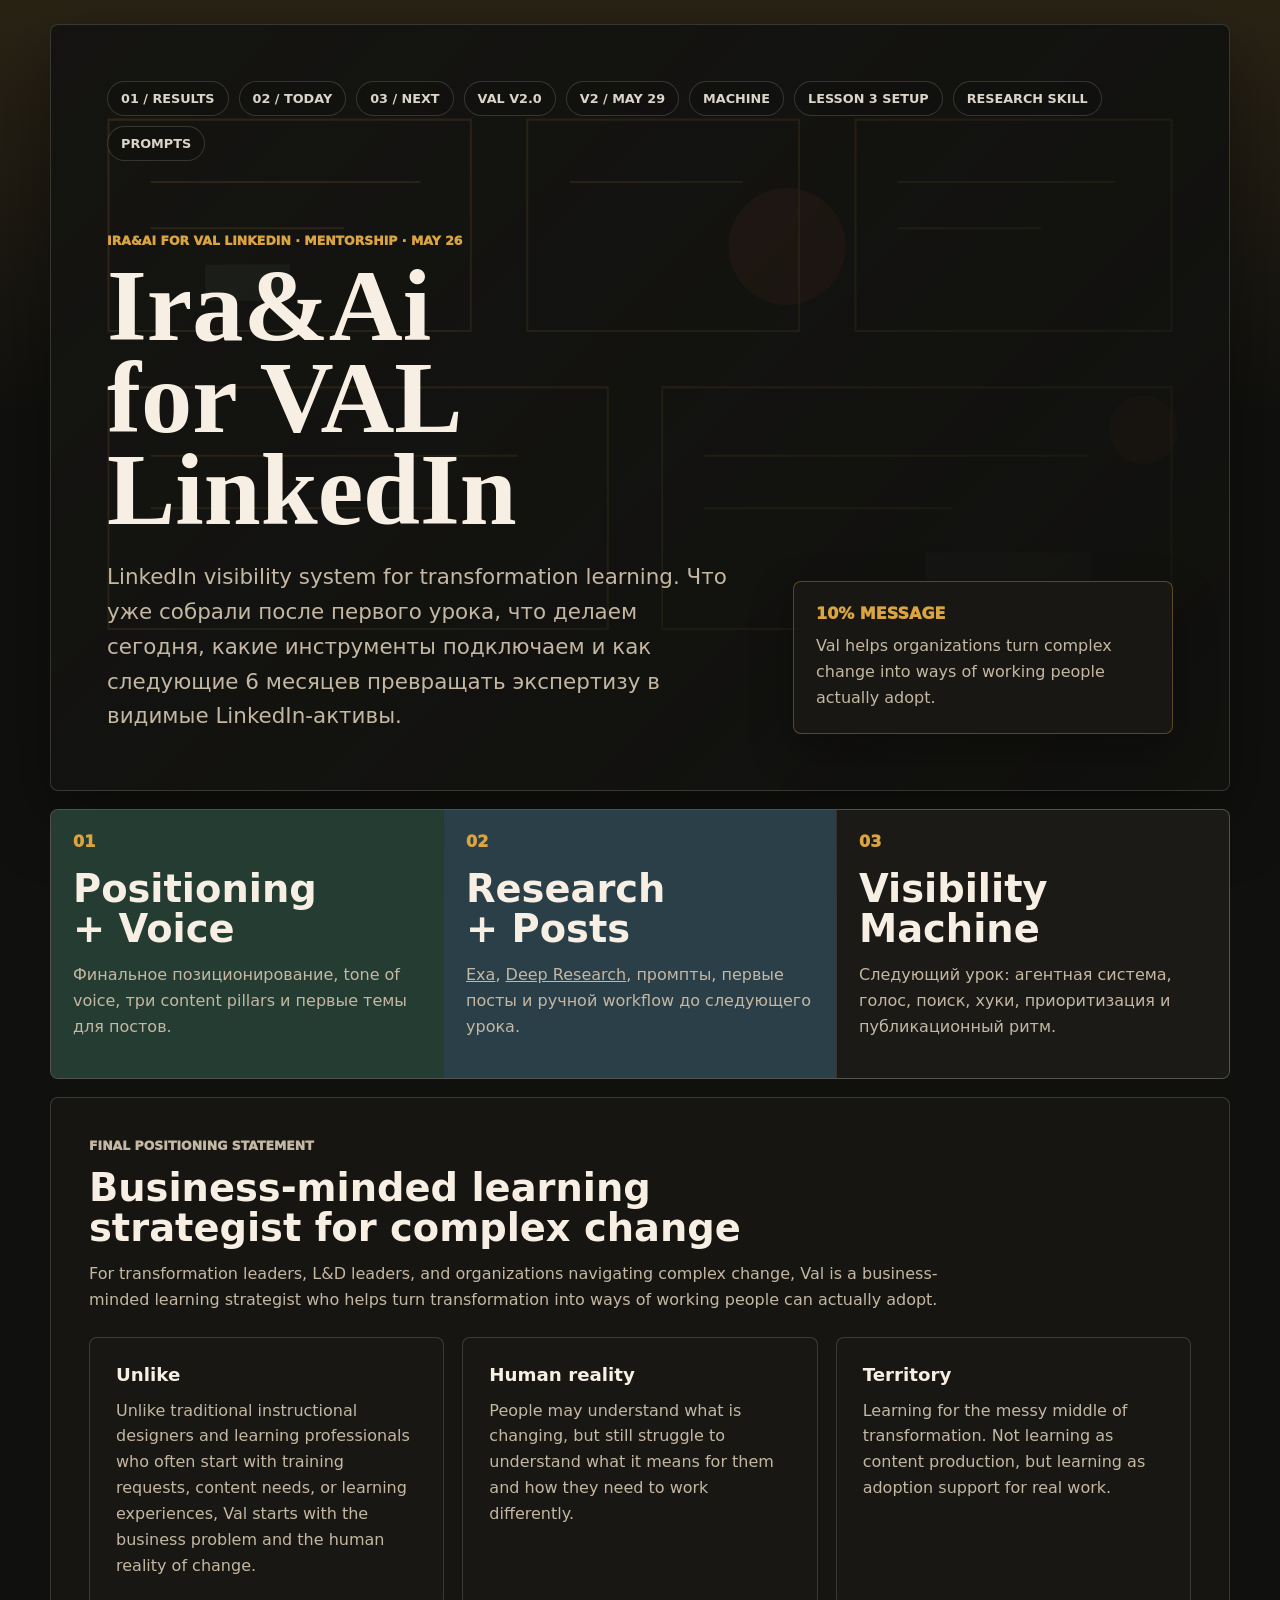
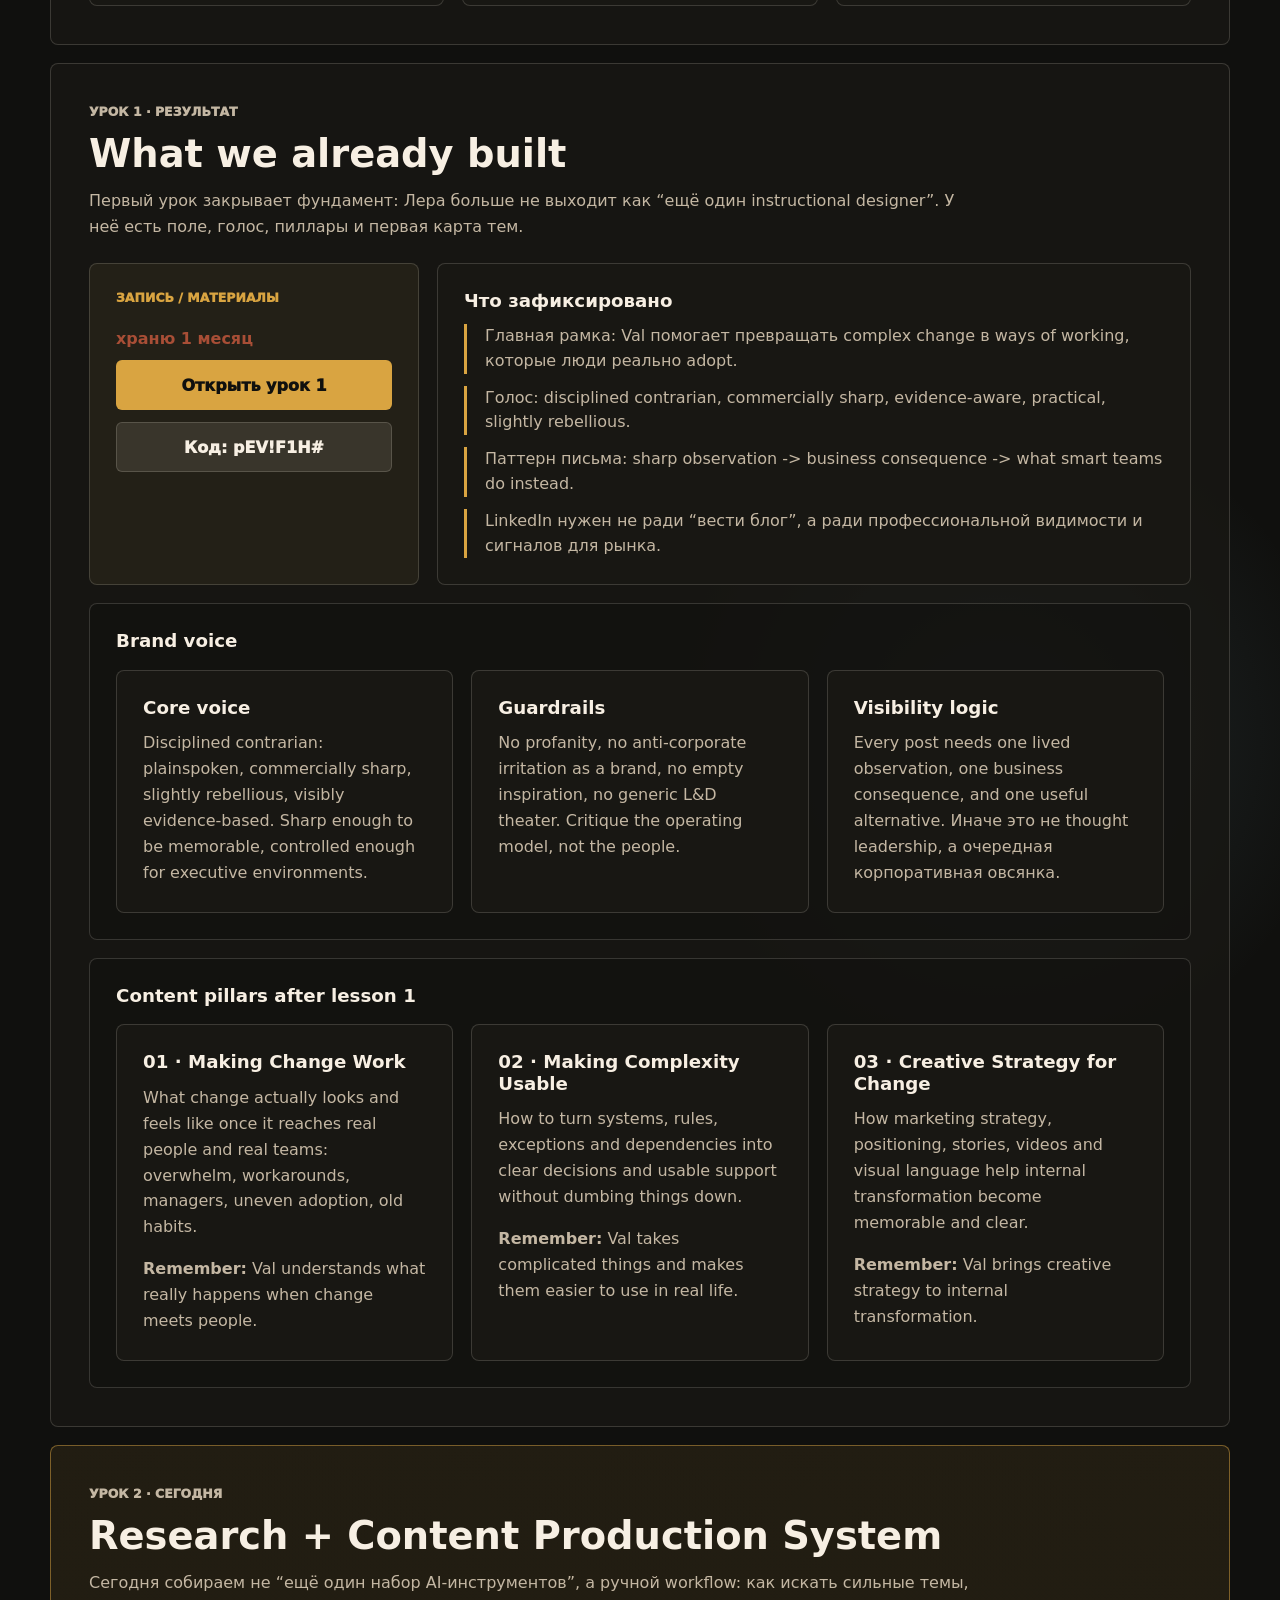
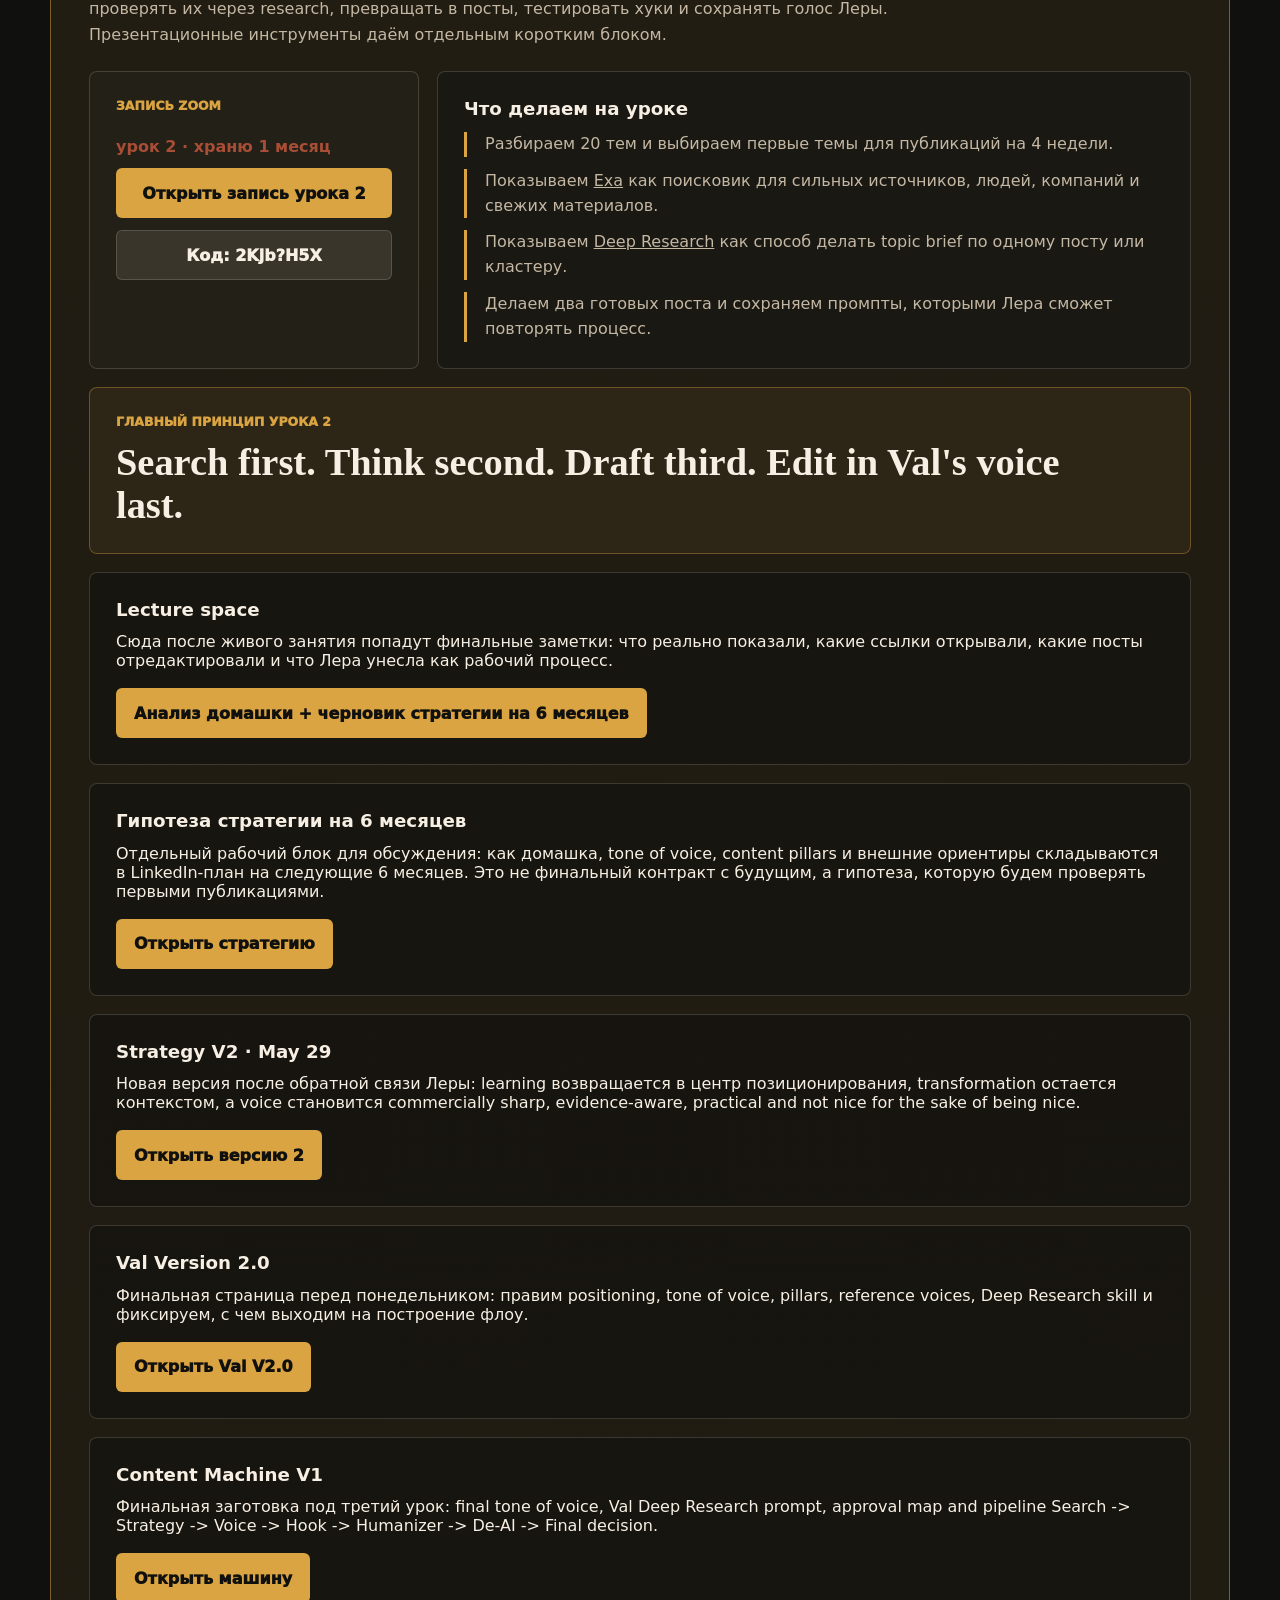
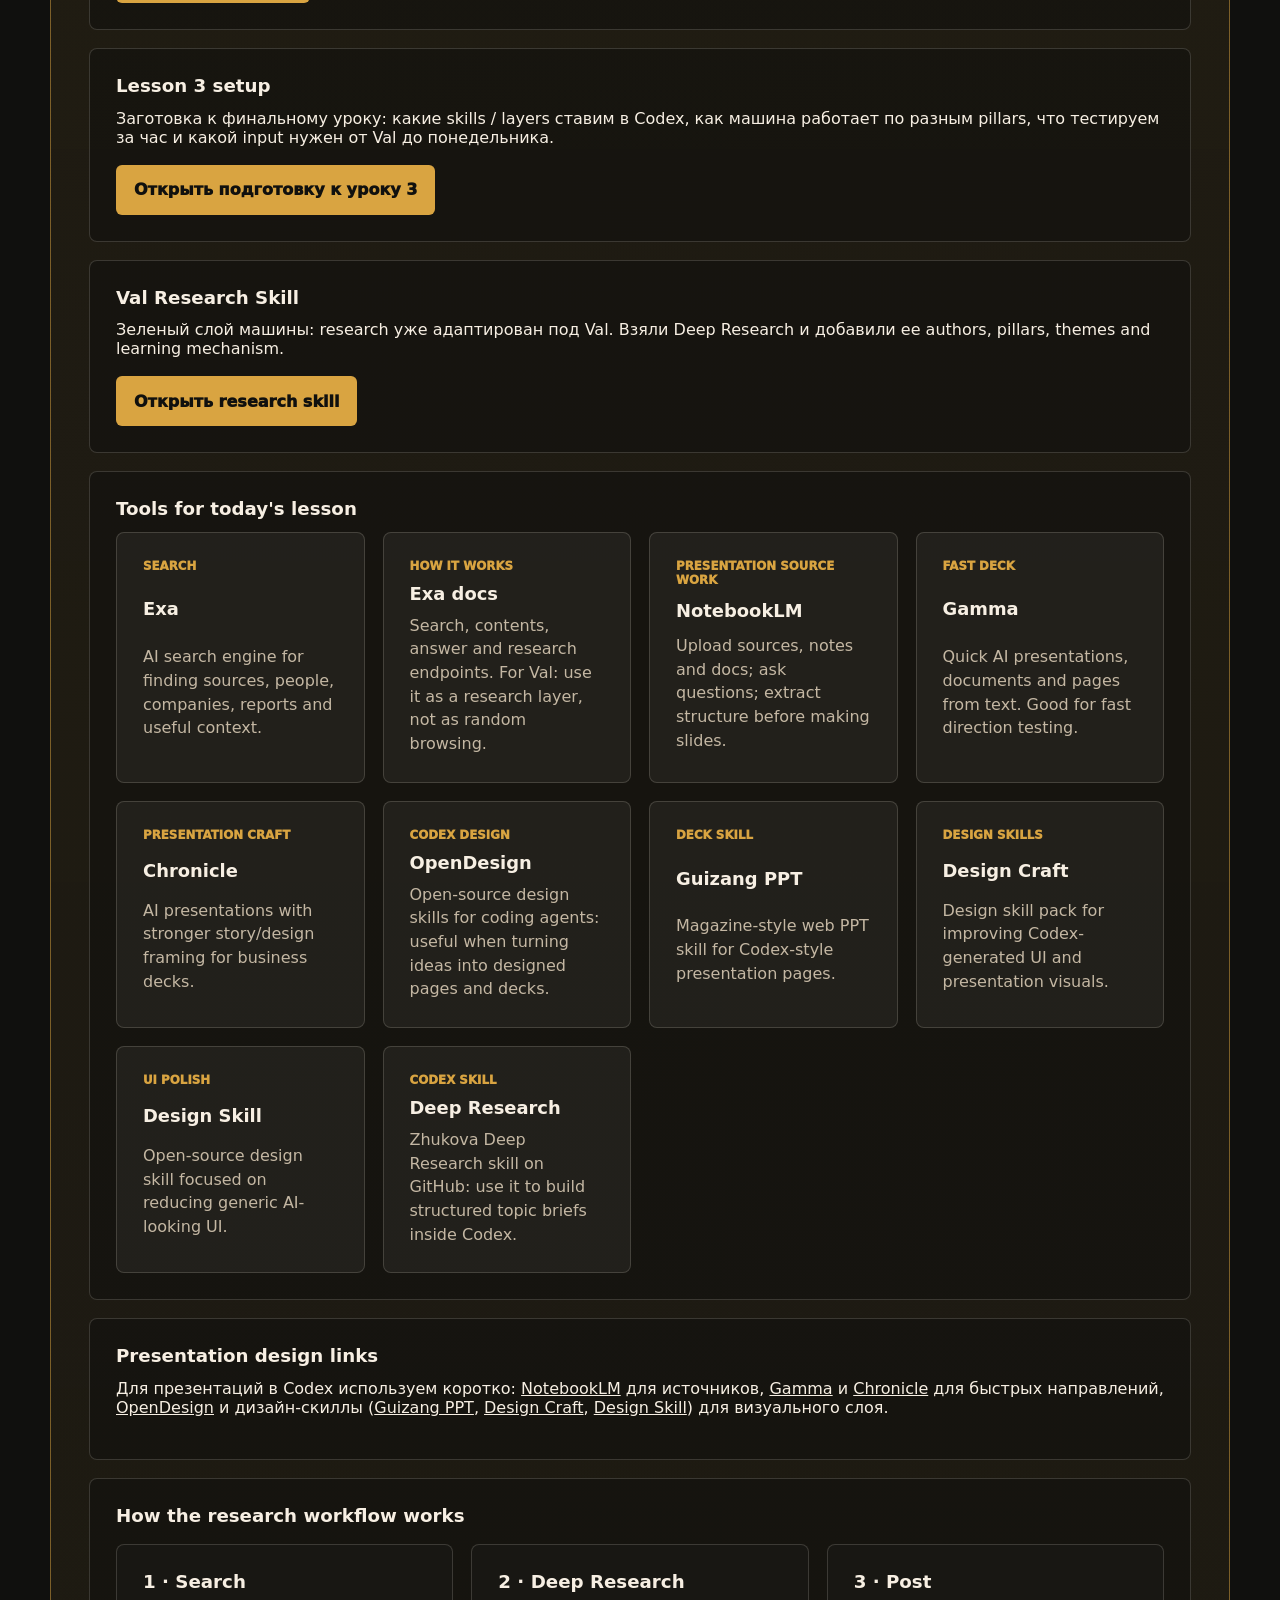
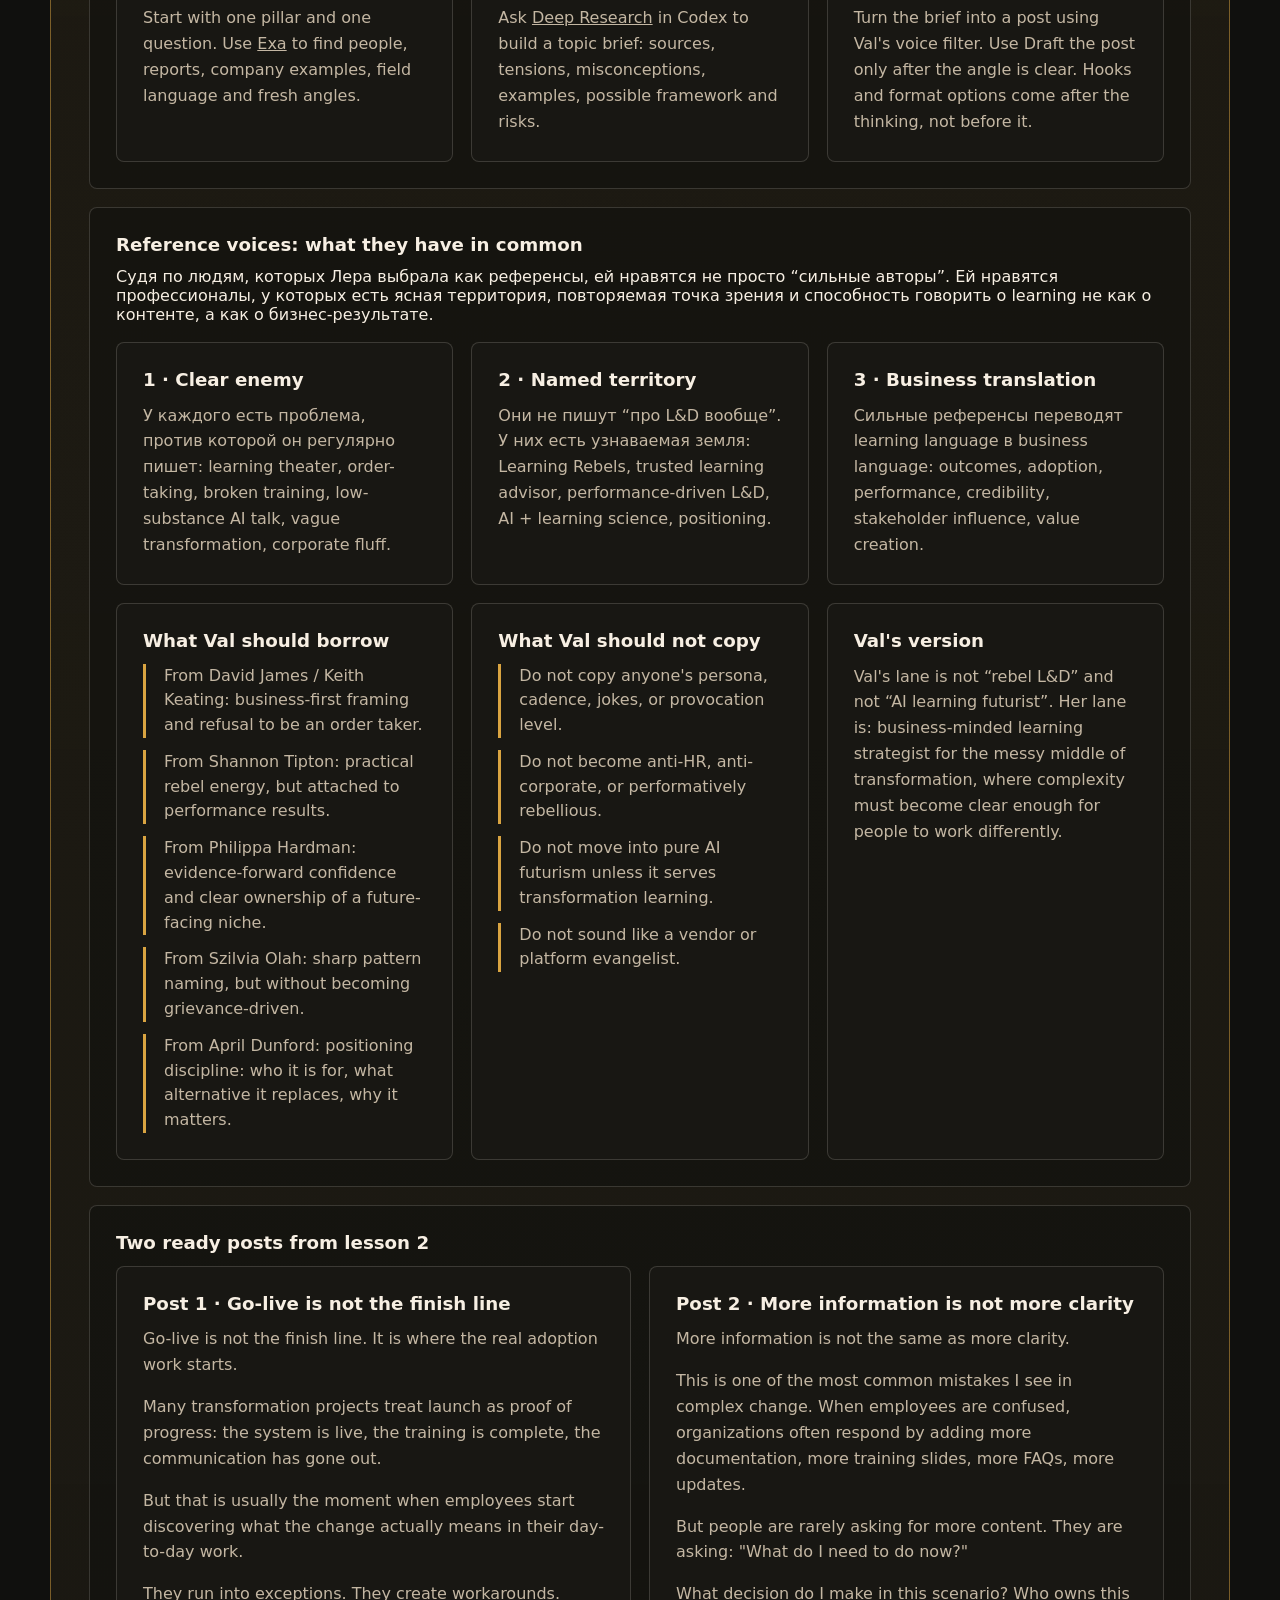
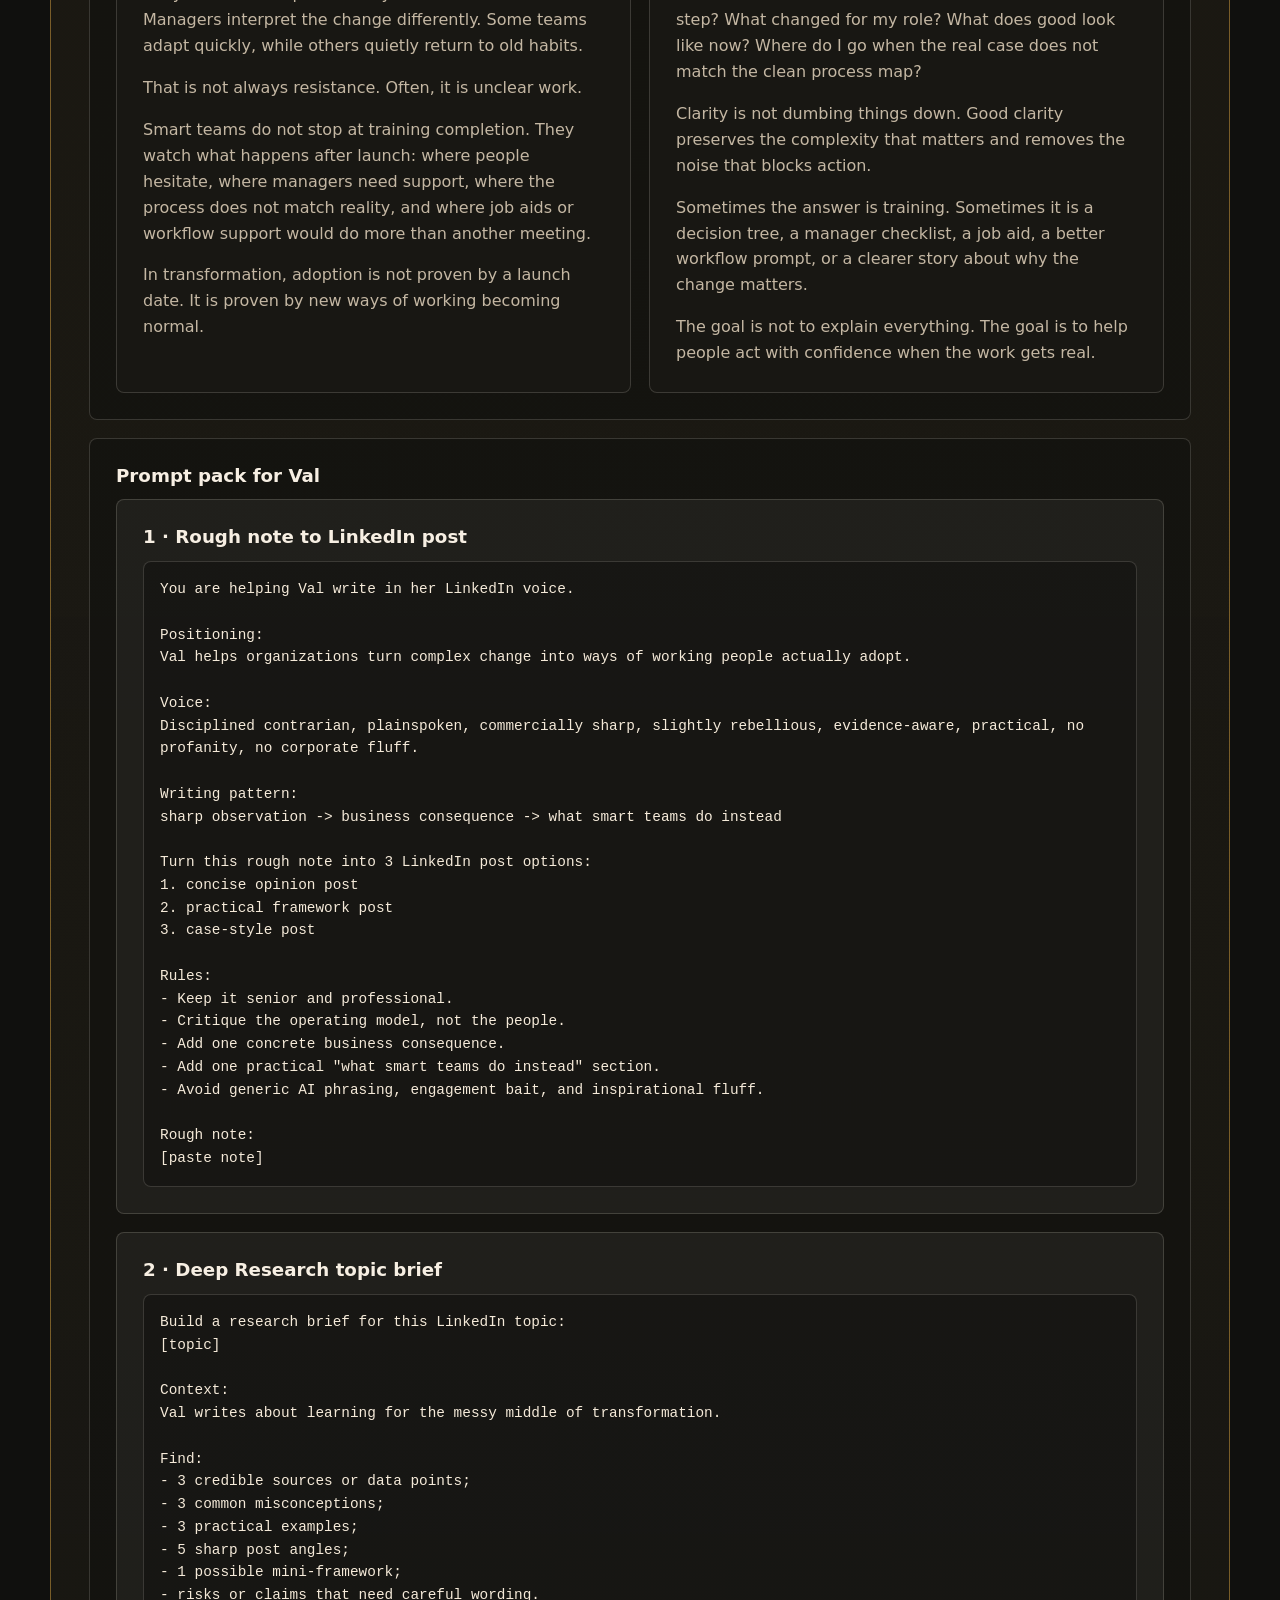
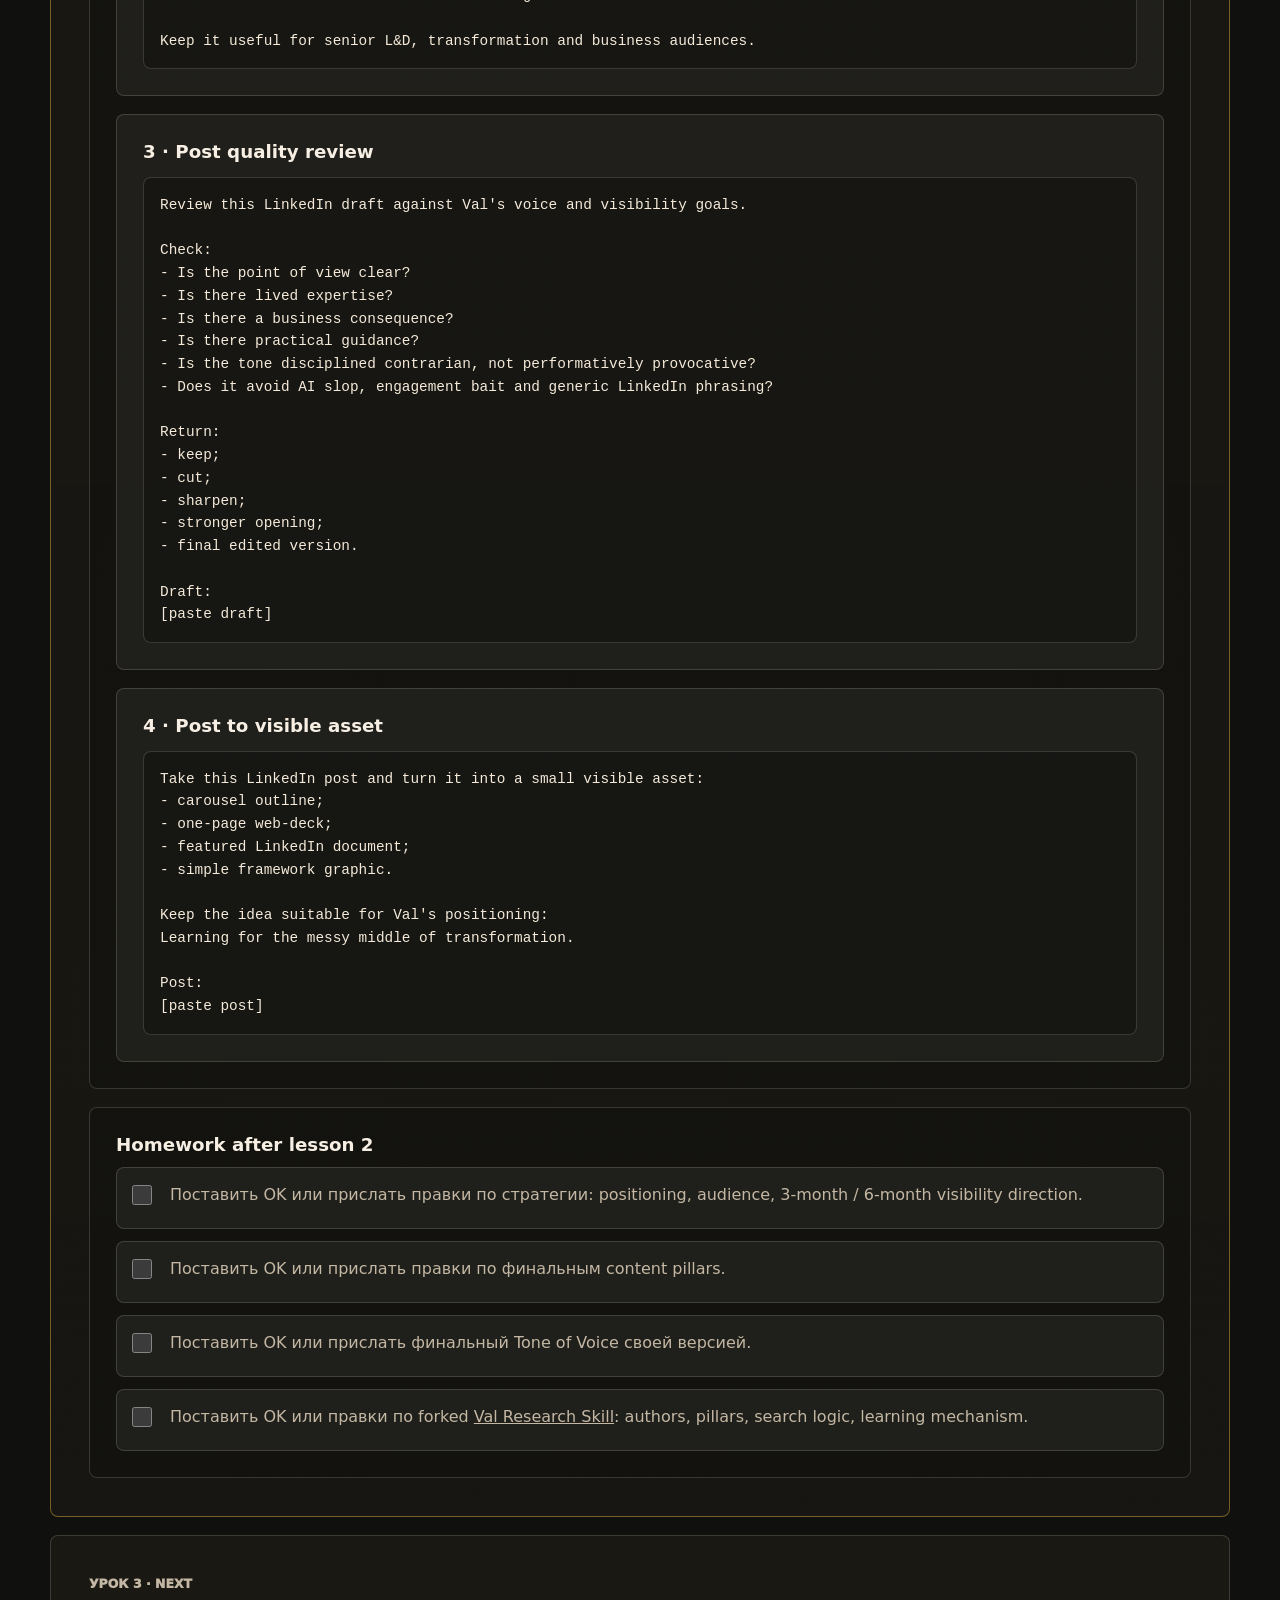
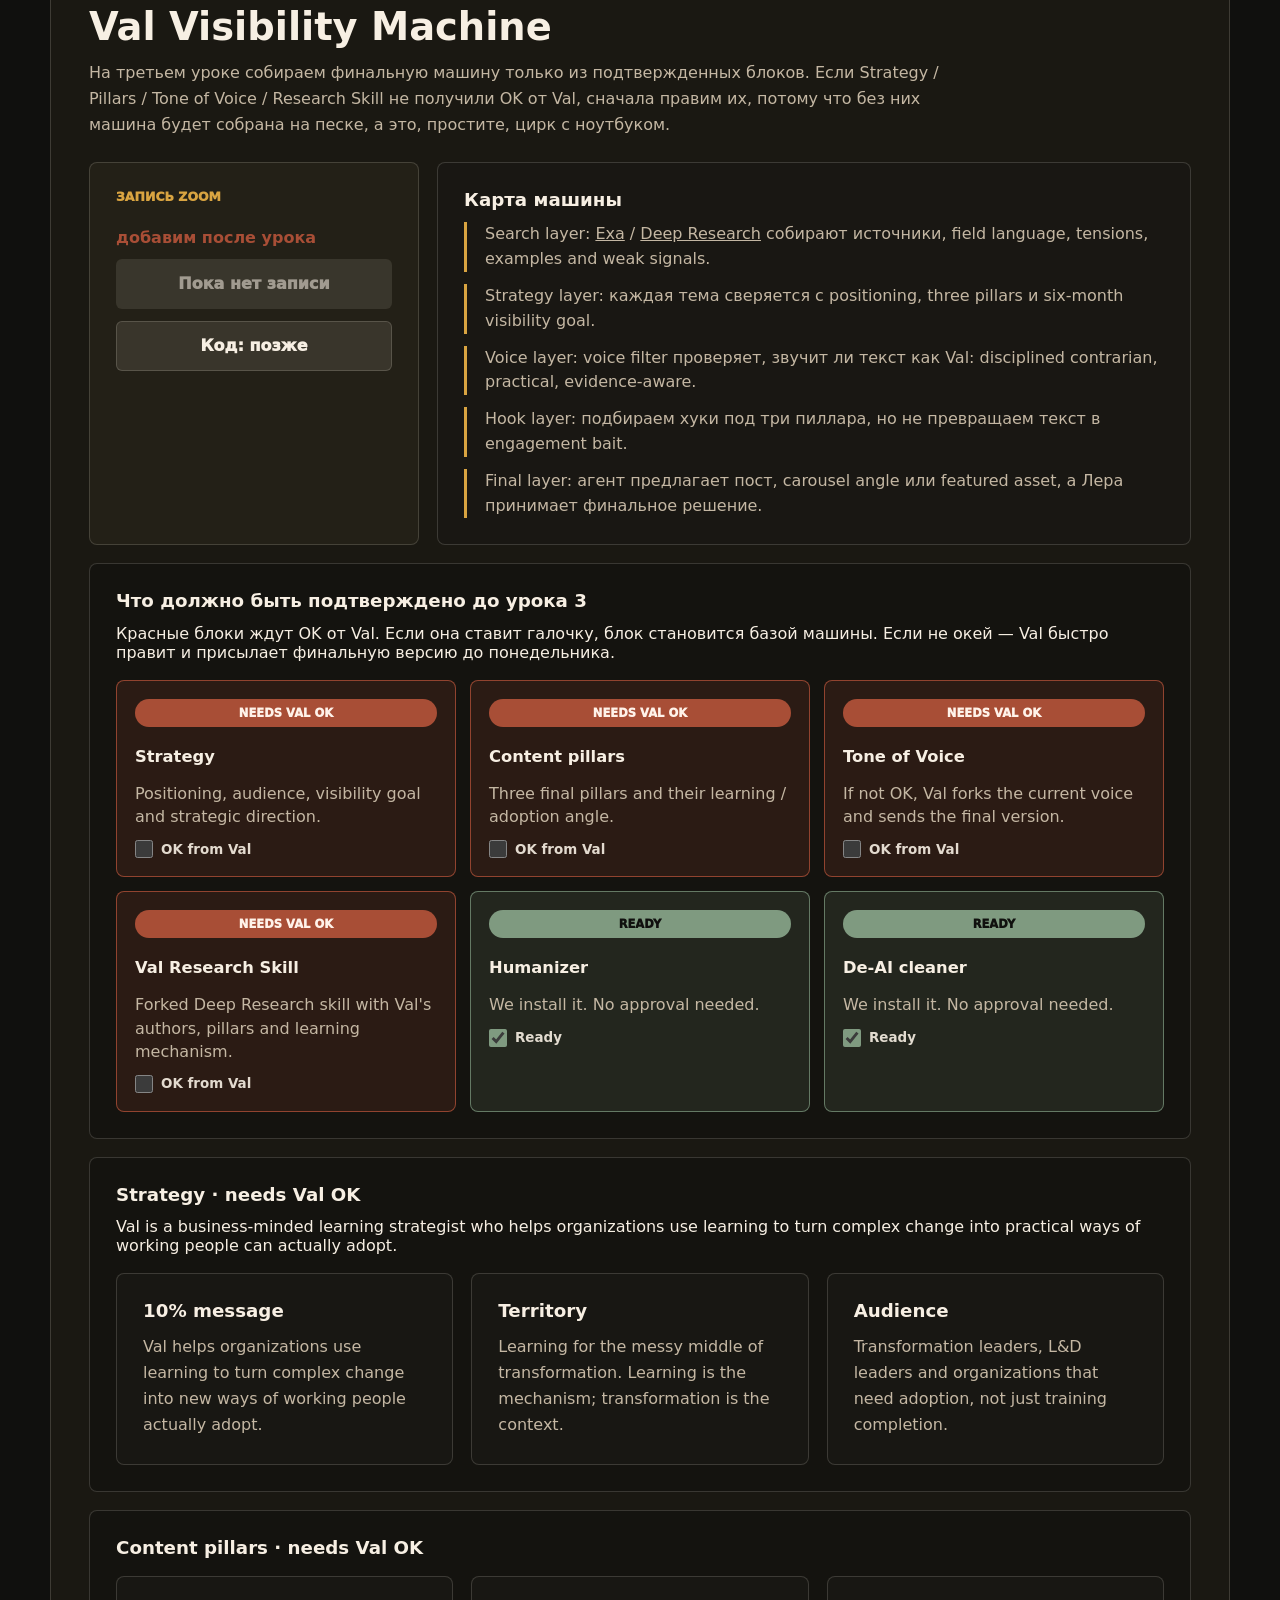
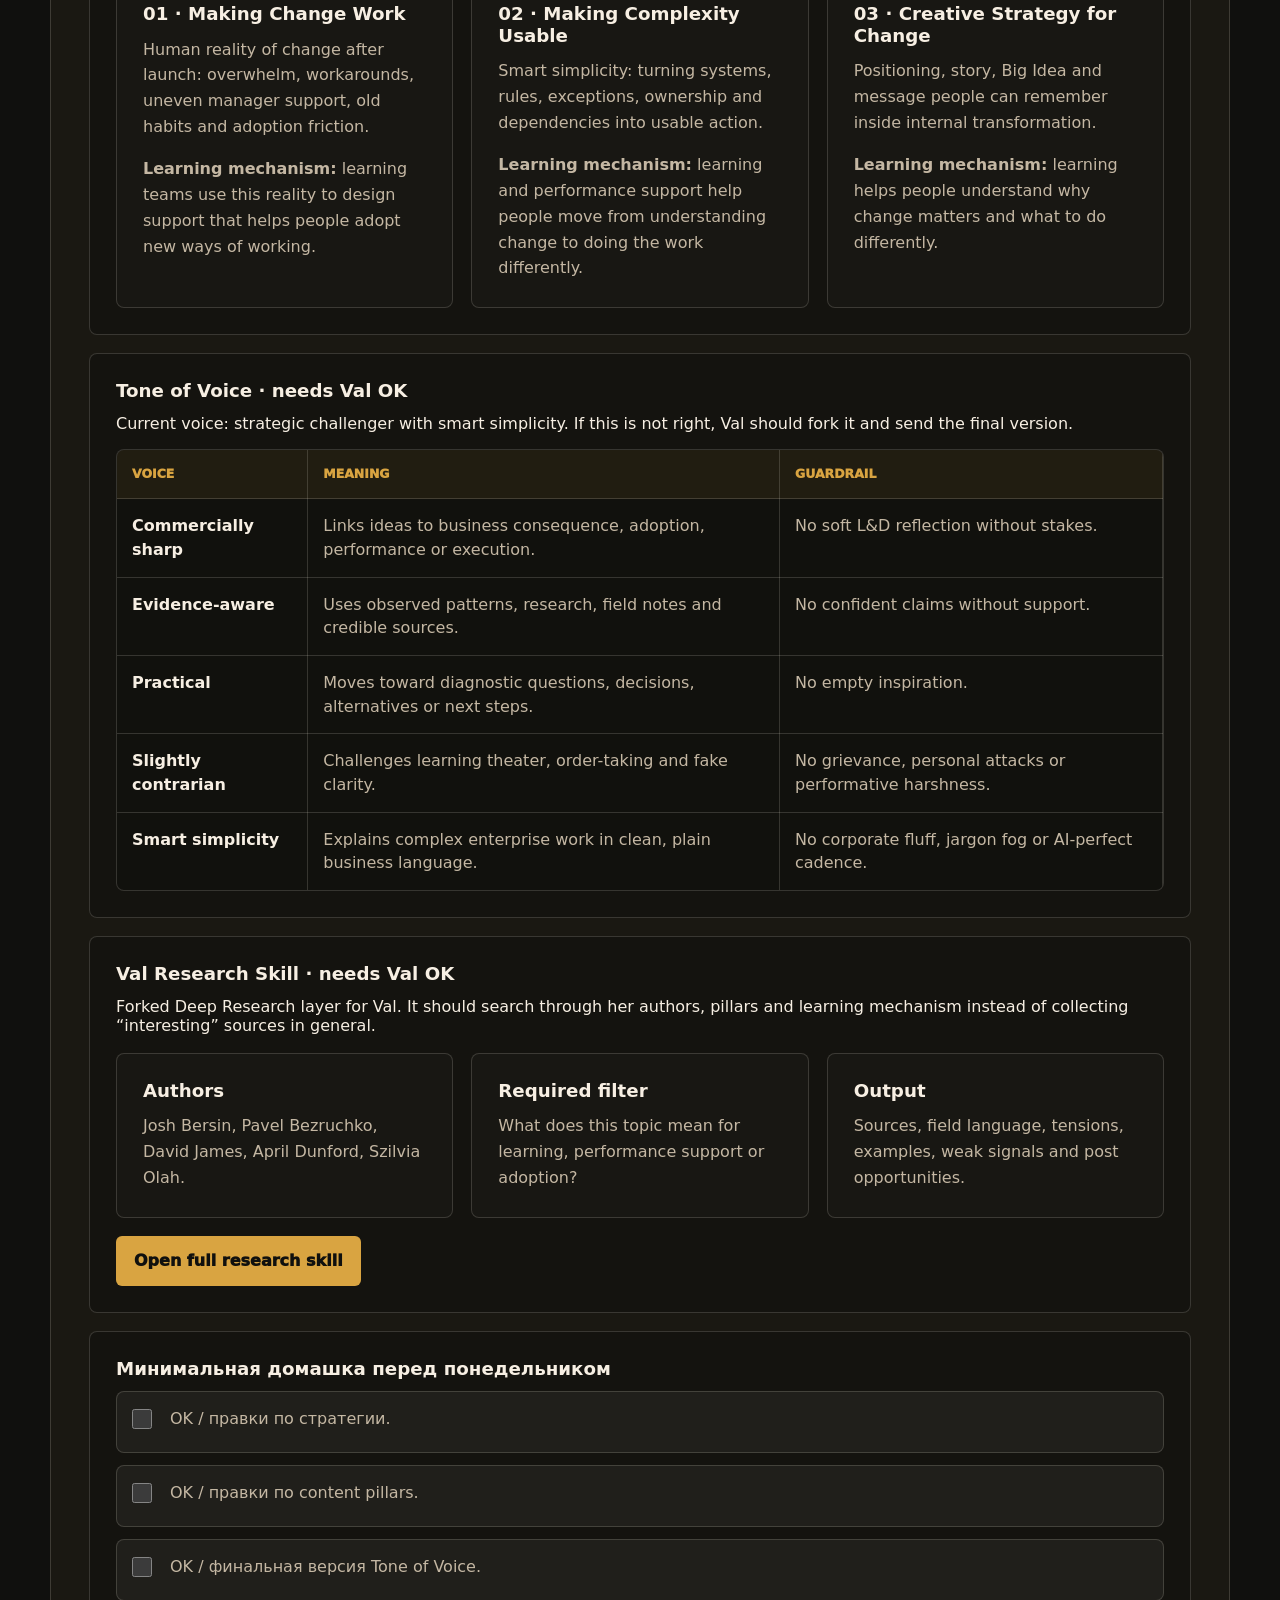
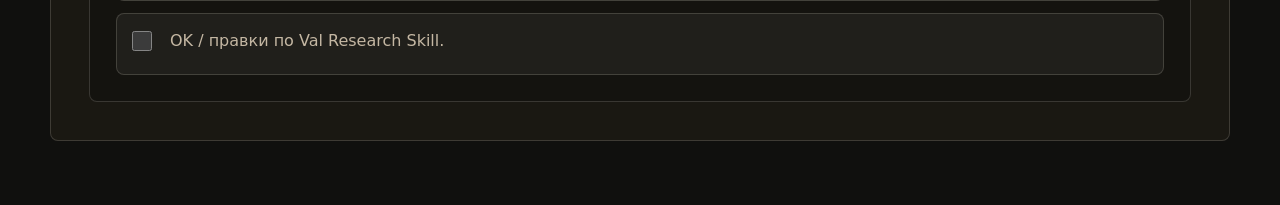
<file: index.html>
<!doctype html>
<html lang="ru">
  <head>
    <meta charset="UTF-8" />
    <meta name="viewport" content="width=device-width, initial-scale=1.0" />
    <meta
      name="description"
      content="Ira&amp;Ai for VAL LinkedIn May 26: мини-платформа менторства по LinkedIn visibility, brand voice, research system и AI-постам."
    />
    <title>Ira&amp;Ai for VAL LinkedIn · May 26</title>
    <link rel="stylesheet" href="./styles.css" />
  </head>
  <body>
    <main class="page-shell">
      <header class="portal-hero" id="top">
        <nav class="top-nav" aria-label="Навигация по урокам">
          <a href="#lesson-1">01 / results</a>
          <a href="#lesson-2">02 / today</a>
          <a href="#lesson-3">03 / next</a>
          <a href="./valeria-v2-0.html">val v2.0</a>
          <a href="./valeria-strategy-v2-2026-05-29.html">v2 / may 29</a>
          <a href="./valeria-content-machine-v1-2026-05-29.html">machine</a>
          <a href="./valeria-lesson-3-setup.html">lesson 3 setup</a>
          <a href="./valeria-research-skill.html">research skill</a>
          <a href="#prompts">prompts</a>
        </nav>

        <div class="hero-grid">
          <div>
            <p class="eyebrow">Ira&amp;Ai for VAL LinkedIn · mentorship · May 26</p>
            <h1>Ira&amp;Ai for VAL LinkedIn</h1>
            <p class="lead">
              LinkedIn visibility system for transformation learning. Что уже
              собрали после первого урока, что делаем сегодня, какие
              инструменты подключаем и как следующие 6 месяцев превращать
              экспертизу в видимые LinkedIn-активы.
            </p>
          </div>

          <aside class="north-star">
            <span>10% message</span>
            <p>
              Val helps organizations turn complex change into ways of working
              people actually adopt.
            </p>
          </aside>
        </div>
      </header>

      <section class="program-map" aria-label="Карта менторства">
        <article class="map-card done">
          <span>01</span>
          <h2>Positioning + Voice</h2>
          <p>Финальное позиционирование, tone of voice, три content pillars и первые темы для постов.</p>
        </article>
        <article class="map-card active">
          <span>02</span>
          <h2>Research + Posts</h2>
          <p><a href="https://exa.ai/" target="_blank" rel="noreferrer">Exa</a>, <a href="https://github.com/tonyazhuuki/deep-research-skill" target="_blank" rel="noreferrer">Deep Research</a>, промпты, первые посты и ручной workflow до следующего урока.</p>
        </article>
        <article class="map-card">
          <span>03</span>
          <h2>Visibility Machine</h2>
          <p>Следующий урок: агентная система, голос, поиск, хуки, приоритизация и публикационный ритм.</p>
        </article>
      </section>

      <section class="lesson" aria-label="Главное позиционирование">
        <div class="lesson-heading">
          <p class="eyebrow">Final positioning statement</p>
          <h2>Business-minded learning strategist for complex change</h2>
          <p>
            For transformation leaders, L&D leaders, and organizations
            navigating complex change, Val is a business-minded learning
            strategist who helps turn transformation into ways of working people
            can actually adopt.
          </p>
        </div>

        <div class="content-grid">
          <article class="lesson-panel compact">
            <h3>Unlike</h3>
            <p>
              Unlike traditional instructional designers and learning
              professionals who often start with training requests, content
              needs, or learning experiences, Val starts with the business
              problem and the human reality of change.
            </p>
          </article>
          <article class="lesson-panel compact">
            <h3>Human reality</h3>
            <p>
              People may understand what is changing, but still struggle to
              understand what it means for them and how they need to work
              differently.
            </p>
          </article>
          <article class="lesson-panel compact">
            <h3>Territory</h3>
            <p>
              Learning for the messy middle of transformation. Not learning as
              content production, but learning as adoption support for real work.
            </p>
          </article>
        </div>
      </section>

      <section class="lesson" id="lesson-1">
        <div class="lesson-heading">
          <p class="eyebrow">Урок 1 · результат</p>
          <h2>What we already built</h2>
          <p>
            Первый урок закрывает фундамент: Лера больше не выходит как “ещё
            один instructional designer”. У неё есть поле, голос, пиллары и
            первая карта тем.
          </p>
        </div>

        <div class="lesson-layout">
          <aside class="record-card">
            <span>Запись / материалы</span>
            <strong>храню 1 месяц</strong>
            <a class="primary-action" href="https://iraai.ru/valeria-linkedin-ai-lesson/" target="_blank" rel="noreferrer">
              Открыть урок 1
            </a>
            <button class="copy-code" type="button" data-code="pEV!F1H#">Код: pEV!F1H#</button>
          </aside>

          <article class="lesson-panel">
            <h3>Что зафиксировано</h3>
            <ul class="clean-list">
              <li>Главная рамка: Val помогает превращать complex change в ways of working, которые люди реально adopt.</li>
              <li>Голос: disciplined contrarian, commercially sharp, evidence-aware, practical, slightly rebellious.</li>
              <li>Паттерн письма: sharp observation -> business consequence -> what smart teams do instead.</li>
              <li>LinkedIn нужен не ради “вести блог”, а ради профессиональной видимости и сигналов для рынка.</li>
            </ul>
          </article>
        </div>

        <div class="homework">
          <h3>Brand voice</h3>
          <div class="content-grid">
            <article class="lesson-panel compact">
              <h3>Core voice</h3>
              <p>
                Disciplined contrarian: plainspoken, commercially sharp,
                slightly rebellious, visibly evidence-based. Sharp enough to be
                memorable, controlled enough for executive environments.
              </p>
            </article>
            <article class="lesson-panel compact">
              <h3>Guardrails</h3>
              <p>
                No profanity, no anti-corporate irritation as a brand, no empty
                inspiration, no generic L&D theater. Critique the operating
                model, not the people.
              </p>
            </article>
            <article class="lesson-panel compact">
              <h3>Visibility logic</h3>
              <p>
                Every post needs one lived observation, one business
                consequence, and one useful alternative. Иначе это не thought
                leadership, а очередная корпоративная овсянка.
              </p>
            </article>
          </div>
        </div>

        <div class="homework">
          <h3>Content pillars after lesson 1</h3>
          <div class="content-grid">
            <article class="lesson-panel compact">
              <h3>01 · Making Change Work</h3>
              <p>
                What change actually looks and feels like once it reaches real
                people and real teams: overwhelm, workarounds, managers,
                uneven adoption, old habits.
              </p>
              <p><strong>Remember:</strong> Val understands what really happens when change meets people.</p>
            </article>

            <article class="lesson-panel compact">
              <h3>02 · Making Complexity Usable</h3>
              <p>
                How to turn systems, rules, exceptions and dependencies into
                clear decisions and usable support without dumbing things down.
              </p>
              <p><strong>Remember:</strong> Val takes complicated things and makes them easier to use in real life.</p>
            </article>

            <article class="lesson-panel compact">
              <h3>03 · Creative Strategy for Change</h3>
              <p>
                How marketing strategy, positioning, stories, videos and visual
                language help internal transformation become memorable and clear.
              </p>
              <p><strong>Remember:</strong> Val brings creative strategy to internal transformation.</p>
            </article>
          </div>
        </div>
      </section>

      <section class="lesson current" id="lesson-2">
        <div class="lesson-heading">
          <p class="eyebrow">Урок 2 · сегодня</p>
          <h2>Research + Content Production System</h2>
          <p>
            Сегодня собираем не “ещё один набор AI-инструментов”, а ручной
            workflow: как искать сильные темы, проверять их через research,
            превращать в посты, тестировать хуки и сохранять голос Леры.
            Презентационные инструменты даём отдельным коротким блоком.
          </p>
        </div>

        <div class="lesson-layout">
          <aside class="record-card">
            <span>Запись Zoom</span>
            <strong>урок 2 · храню 1 месяц</strong>
            <a class="primary-action" href="https://us06web.zoom.us/rec/share/GAwL8N2K-hH09MFBy8vE8Tnx0-coboZarc2CJsTxCJwl4LKg1qvzIe4wSiZ-JRfK.llTOxq_06Zn4rigG" target="_blank" rel="noreferrer">
              Открыть запись урока 2
            </a>
            <button class="copy-code" type="button" data-code="2Kjb?H5X">Код: 2Kjb?H5X</button>
          </aside>

          <article class="lesson-panel">
            <h3>Что делаем на уроке</h3>
            <ul class="clean-list">
              <li>Разбираем 20 тем и выбираем первые темы для публикаций на 4 недели.</li>
              <li>Показываем <a href="https://exa.ai/" target="_blank" rel="noreferrer">Exa</a> как поисковик для сильных источников, людей, компаний и свежих материалов.</li>
              <li>Показываем <a href="https://github.com/tonyazhuuki/deep-research-skill" target="_blank" rel="noreferrer">Deep Research</a> как способ делать topic brief по одному посту или кластеру.</li>
                            <li>Делаем два готовых поста и сохраняем промпты, которыми Лера сможет повторять процесс.</li>
            </ul>
          </article>
        </div>

        <div class="quote-band">
          <p>Главный принцип урока 2</p>
          <strong>
            Search first. Think second. Draft third. Edit in Val's voice last.
          </strong>
        </div>

        <div class="homework">
          <h3>Lecture space</h3>
          <p>
            Сюда после живого занятия попадут финальные заметки: что реально
            показали, какие ссылки открывали, какие посты отредактировали и что
            Лера унесла как рабочий процесс.
          </p>
          <a class="primary-action inline-action" href="./valeria-homework-strategy.html">
            Анализ домашки + черновик стратегии на 6 месяцев
          </a>
        </div>

        <div class="homework">
          <h3>Гипотеза стратегии на 6 месяцев</h3>
          <p>
            Отдельный рабочий блок для обсуждения: как домашка, tone of voice,
            content pillars и внешние ориентиры складываются в LinkedIn-план на
            следующие 6 месяцев. Это не финальный контракт с будущим, а
            гипотеза, которую будем проверять первыми публикациями.
          </p>
          <a class="primary-action inline-action" href="./valeria-homework-strategy.html#strategy-draft">
            Открыть стратегию
          </a>
        </div>

        <div class="homework">
          <h3>Strategy V2 · May 29</h3>
          <p>
            Новая версия после обратной связи Леры: learning возвращается в
            центр позиционирования, transformation остается контекстом, а voice
            становится commercially sharp, evidence-aware, practical and not
            nice for the sake of being nice.
          </p>
          <a class="primary-action inline-action" href="./valeria-strategy-v2-2026-05-29.html">
            Открыть версию 2
          </a>
        </div>

        <div class="homework">
          <h3>Val Version 2.0</h3>
          <p>
            Финальная страница перед понедельником: правим positioning, tone of
            voice, pillars, reference voices, Deep Research skill и фиксируем,
            с чем выходим на построение флоу.
          </p>
          <a class="primary-action inline-action" href="./valeria-v2-0.html">
            Открыть Val V2.0
          </a>
        </div>

        <div class="homework">
          <h3>Content Machine V1</h3>
          <p>
            Финальная заготовка под третий урок: final tone of voice, Val Deep
            Research prompt, approval map and pipeline Search -> Strategy ->
            Voice -> Hook -> Humanizer -> De-AI -> Final decision.
          </p>
          <a class="primary-action inline-action" href="./valeria-content-machine-v1-2026-05-29.html">
            Открыть машину
          </a>
        </div>

        <div class="homework">
          <h3>Lesson 3 setup</h3>
          <p>
            Заготовка к финальному уроку: какие skills / layers ставим в Codex,
            как машина работает по разным pillars, что тестируем за час и какой
            input нужен от Val до понедельника.
          </p>
          <a class="primary-action inline-action" href="./valeria-lesson-3-setup.html">
            Открыть подготовку к уроку 3
          </a>
        </div>

        <div class="homework">
          <h3>Val Research Skill</h3>
          <p>
            Зеленый слой машины: research уже адаптирован под Val. Взяли Deep
            Research и добавили ее authors, pillars, themes and learning
            mechanism.
          </p>
          <a class="primary-action inline-action" href="./valeria-research-skill.html">
            Открыть research skill
          </a>
        </div>

        <div class="homework">
          <h3>Tools for today's lesson</h3>
          <div class="tool-grid">
            <a class="tool-card" href="https://exa.ai/" target="_blank" rel="noreferrer">
              <span>Search</span>
              <strong>Exa</strong>
              <p>AI search engine for finding sources, people, companies, reports and useful context.</p>
            </a>
            <a class="tool-card" href="https://docs.exa.ai/" target="_blank" rel="noreferrer">
              <span>How it works</span>
              <strong>Exa docs</strong>
              <p>Search, contents, answer and research endpoints. For Val: use it as a research layer, not as random browsing.</p>
            </a>
            <a class="tool-card" href="https://notebooklm.google/" target="_blank" rel="noreferrer">
              <span>Presentation source work</span>
              <strong>NotebookLM</strong>
              <p>Upload sources, notes and docs; ask questions; extract structure before making slides.</p>
            </a>
            <a class="tool-card" href="https://gamma.app/" target="_blank" rel="noreferrer">
              <span>Fast deck</span>
              <strong>Gamma</strong>
              <p>Quick AI presentations, documents and pages from text. Good for fast direction testing.</p>
            </a>
            <a class="tool-card" href="https://new.chroniclehq.com/" target="_blank" rel="noreferrer">
              <span>Presentation craft</span>
              <strong>Chronicle</strong>
              <p>AI presentations with stronger story/design framing for business decks.</p>
            </a>
            <a class="tool-card" href="https://github.com/manalkaff/opendesign" target="_blank" rel="noreferrer">
              <span>Codex design</span>
              <strong>OpenDesign</strong>
              <p>Open-source design skills for coding agents: useful when turning ideas into designed pages and decks.</p>
            </a>
            <a class="tool-card" href="https://github.com/op7418/guizang-ppt-skill" target="_blank" rel="noreferrer">
              <span>Deck skill</span>
              <strong>Guizang PPT</strong>
              <p>Magazine-style web PPT skill for Codex-style presentation pages.</p>
            </a>
            <a class="tool-card" href="https://github.com/headline-design/design-craft" target="_blank" rel="noreferrer">
              <span>Design skills</span>
              <strong>Design Craft</strong>
              <p>Design skill pack for improving Codex-generated UI and presentation visuals.</p>
            </a>
            <a class="tool-card" href="https://github.com/arjunkshah/design-skill" target="_blank" rel="noreferrer">
              <span>UI polish</span>
              <strong>Design Skill</strong>
              <p>Open-source design skill focused on reducing generic AI-looking UI.</p>
            </a>
            <a class="tool-card" href="https://github.com/tonyazhuuki/deep-research-skill" target="_blank" rel="noreferrer">
              <span>Codex skill</span>
              <strong>Deep Research</strong>
              <p>Zhukova Deep Research skill on GitHub: use it to build structured topic briefs inside Codex.</p>
            </a>
          </div>
        </div>

        <div class="homework">
          <h3>Presentation design links</h3>
          <p>
            Для презентаций в Codex используем коротко: <a href="https://notebooklm.google/" target="_blank" rel="noreferrer">NotebookLM</a>
            для источников, <a href="https://gamma.app/" target="_blank" rel="noreferrer">Gamma</a> и
            <a href="https://new.chroniclehq.com/" target="_blank" rel="noreferrer">Chronicle</a> для быстрых направлений,
            <a href="https://github.com/manalkaff/opendesign" target="_blank" rel="noreferrer">OpenDesign</a> и дизайн-скиллы
            (<a href="https://github.com/op7418/guizang-ppt-skill" target="_blank" rel="noreferrer">Guizang PPT</a>,
            <a href="https://github.com/headline-design/design-craft" target="_blank" rel="noreferrer">Design Craft</a>,
            <a href="https://github.com/arjunkshah/design-skill" target="_blank" rel="noreferrer">Design Skill</a>)
            для визуального слоя.
          </p>
        </div>

        <div class="homework">
          <h3>How the research workflow works</h3>
          <div class="content-grid">
            <article class="lesson-panel compact">
              <h3>1 · Search</h3>
              <p>
                Start with one pillar and one question. Use <a href="https://exa.ai/" target="_blank" rel="noreferrer">Exa</a> to find people,
                reports, company examples, field language and fresh angles.
              </p>
            </article>
            <article class="lesson-panel compact">
              <h3>2 · Deep Research</h3>
              <p>
                Ask <a href="https://github.com/tonyazhuuki/deep-research-skill" target="_blank" rel="noreferrer">Deep Research</a> in Codex to build a topic brief: sources, tensions,
                misconceptions, examples, possible framework and risks.
              </p>
            </article>
            <article class="lesson-panel compact">
              <h3>3 · Post</h3>
              <p>
                Turn the brief into a post using Val's voice filter. Use
                Draft the post only after the angle is clear. Hooks and
                format options come after the thinking, not before it.
              </p>
            </article>
          </div>
        </div>

        <div class="homework">
          <h3>Reference voices: what they have in common</h3>
          <p>
            Судя по людям, которых Лера выбрала как референсы, ей нравятся не
            просто “сильные авторы”. Ей нравятся профессионалы, у которых есть
            ясная территория, повторяемая точка зрения и способность говорить о
            learning не как о контенте, а как о бизнес-результате.
          </p>
          <div class="content-grid">
            <article class="lesson-panel compact">
              <h3>1 · Clear enemy</h3>
              <p>
                У каждого есть проблема, против которой он регулярно пишет:
                learning theater, order-taking, broken training, low-substance
                AI talk, vague transformation, corporate fluff.
              </p>
            </article>
            <article class="lesson-panel compact">
              <h3>2 · Named territory</h3>
              <p>
                Они не пишут “про L&D вообще”. У них есть узнаваемая земля:
                Learning Rebels, trusted learning advisor, performance-driven
                L&D, AI + learning science, positioning.
              </p>
            </article>
            <article class="lesson-panel compact">
              <h3>3 · Business translation</h3>
              <p>
                Сильные референсы переводят learning language в business
                language: outcomes, adoption, performance, credibility,
                stakeholder influence, value creation.
              </p>
            </article>
          </div>

          <div class="content-grid">
            <article class="lesson-panel compact">
              <h3>What Val should borrow</h3>
              <ul class="clean-list">
                <li>From David James / Keith Keating: business-first framing and refusal to be an order taker.</li>
                <li>From Shannon Tipton: practical rebel energy, but attached to performance results.</li>
                <li>From Philippa Hardman: evidence-forward confidence and clear ownership of a future-facing niche.</li>
                <li>From Szilvia Olah: sharp pattern naming, but without becoming grievance-driven.</li>
                <li>From April Dunford: positioning discipline: who it is for, what alternative it replaces, why it matters.</li>
              </ul>
            </article>
            <article class="lesson-panel compact">
              <h3>What Val should not copy</h3>
              <ul class="clean-list">
                <li>Do not copy anyone's persona, cadence, jokes, or provocation level.</li>
                <li>Do not become anti-HR, anti-corporate, or performatively rebellious.</li>
                <li>Do not move into pure AI futurism unless it serves transformation learning.</li>
                <li>Do not sound like a vendor or platform evangelist.</li>
              </ul>
            </article>
            <article class="lesson-panel compact">
              <h3>Val's version</h3>
              <p>
                Val's lane is not “rebel L&D” and not “AI learning futurist”.
                Her lane is: business-minded learning strategist for the messy
                middle of transformation, where complexity must become clear
                enough for people to work differently.
              </p>
            </article>
          </div>
        </div>

        <div class="homework">
          <h3>Two ready posts from lesson 2</h3>
          <div class="post-grid">
            <article class="lesson-panel">
              <h3>Post 1 · Go-live is not the finish line</h3>
              <p>
                Go-live is not the finish line. It is where the real adoption
                work starts.
              </p>
              <p>
                Many transformation projects treat launch as proof of progress:
                the system is live, the training is complete, the communication
                has gone out.
              </p>
              <p>
                But that is usually the moment when employees start discovering
                what the change actually means in their day-to-day work.
              </p>
              <p>
                They run into exceptions. They create workarounds. Managers
                interpret the change differently. Some teams adapt quickly,
                while others quietly return to old habits.
              </p>
              <p>
                That is not always resistance. Often, it is unclear work.
              </p>
              <p>
                Smart teams do not stop at training completion. They watch what
                happens after launch: where people hesitate, where managers need
                support, where the process does not match reality, and where
                job aids or workflow support would do more than another meeting.
              </p>
              <p>
                In transformation, adoption is not proven by a launch date. It
                is proven by new ways of working becoming normal.
              </p>
            </article>

            <article class="lesson-panel">
              <h3>Post 2 · More information is not more clarity</h3>
              <p>
                More information is not the same as more clarity.
              </p>
              <p>
                This is one of the most common mistakes I see in complex change.
                When employees are confused, organizations often respond by
                adding more documentation, more training slides, more FAQs, more
                updates.
              </p>
              <p>
                But people are rarely asking for more content. They are asking:
                "What do I need to do now?"
              </p>
              <p>
                What decision do I make in this scenario? Who owns this step?
                What changed for my role? What does good look like now? Where do
                I go when the real case does not match the clean process map?
              </p>
              <p>
                Clarity is not dumbing things down. Good clarity preserves the
                complexity that matters and removes the noise that blocks action.
              </p>
              <p>
                Sometimes the answer is training. Sometimes it is a decision
                tree, a manager checklist, a job aid, a better workflow prompt,
                or a clearer story about why the change matters.
              </p>
              <p>
                The goal is not to explain everything. The goal is to help
                people act with confidence when the work gets real.
              </p>
            </article>
          </div>
        </div>

        <div class="homework" id="prompts">
          <h3>Prompt pack for Val</h3>
          <div class="prompt-list">
            <article class="prompt-card">
              <h3>1 · Rough note to LinkedIn post</h3>
              <pre><code>You are helping Val write in her LinkedIn voice.

Positioning:
Val helps organizations turn complex change into ways of working people actually adopt.

Voice:
Disciplined contrarian, plainspoken, commercially sharp, slightly rebellious, evidence-aware, practical, no profanity, no corporate fluff.

Writing pattern:
sharp observation -> business consequence -> what smart teams do instead

Turn this rough note into 3 LinkedIn post options:
1. concise opinion post
2. practical framework post
3. case-style post

Rules:
- Keep it senior and professional.
- Critique the operating model, not the people.
- Add one concrete business consequence.
- Add one practical "what smart teams do instead" section.
- Avoid generic AI phrasing, engagement bait, and inspirational fluff.

Rough note:
[paste note]</code></pre>
            </article>

            <article class="prompt-card">
              <h3>2 · Deep Research topic brief</h3>
              <pre><code>Build a research brief for this LinkedIn topic:
[topic]

Context:
Val writes about learning for the messy middle of transformation.

Find:
- 3 credible sources or data points;
- 3 common misconceptions;
- 3 practical examples;
- 5 sharp post angles;
- 1 possible mini-framework;
- risks or claims that need careful wording.

Keep it useful for senior L&D, transformation and business audiences.</code></pre>
            </article>

            <article class="prompt-card">
              <h3>3 · Post quality review</h3>
              <pre><code>Review this LinkedIn draft against Val's voice and visibility goals.

Check:
- Is the point of view clear?
- Is there lived expertise?
- Is there a business consequence?
- Is there practical guidance?
- Is the tone disciplined contrarian, not performatively provocative?
- Does it avoid AI slop, engagement bait and generic LinkedIn phrasing?

Return:
- keep;
- cut;
- sharpen;
- stronger opening;
- final edited version.

Draft:
[paste draft]</code></pre>
            </article>

            <article class="prompt-card">
              <h3>4 · Post to visible asset</h3>
              <pre><code>Take this LinkedIn post and turn it into a small visible asset:
- carousel outline;
- one-page web-deck;
- featured LinkedIn document;
- simple framework graphic.

Keep the idea suitable for Val's positioning:
Learning for the messy middle of transformation.

Post:
[paste post]</code></pre>
            </article>
          </div>
        </div>

        <div class="homework">
          <h3>Homework after lesson 2</h3>
          <div class="task-list">
            <label class="task-item"><input type="checkbox" /><span>Поставить OK или прислать правки по стратегии: positioning, audience, 3-month / 6-month visibility direction.</span></label>
            <label class="task-item"><input type="checkbox" /><span>Поставить OK или прислать правки по финальным content pillars.</span></label>
            <label class="task-item"><input type="checkbox" /><span>Поставить OK или прислать финальный Tone of Voice своей версией.</span></label>
            <label class="task-item"><input type="checkbox" /><span>Поставить OK или правки по forked <a href="./valeria-research-skill.html">Val Research Skill</a>: authors, pillars, search logic, learning mechanism.</span></label>
          </div>
        </div>
      </section>

      <section class="lesson upcoming" id="lesson-3">
        <div class="lesson-heading">
          <p class="eyebrow">Урок 3 · next</p>
          <h2>Val Visibility Machine</h2>
          <p>
            На третьем уроке собираем финальную машину только из подтвержденных
            блоков. Если Strategy / Pillars / Tone of Voice / Research Skill не
            получили OK от Val, сначала правим их, потому что без них машина
            будет собрана на песке, а это, простите, цирк с ноутбуком.
          </p>
        </div>

        <div class="lesson-layout">
          <aside class="record-card muted-card">
            <span>Запись Zoom</span>
            <strong>добавим после урока</strong>
            <a class="primary-action disabled" href="#top" aria-disabled="true">Пока нет записи</a>
            <button class="copy-code" type="button" data-code="Будет после урока">Код: позже</button>
          </aside>

          <article class="lesson-panel">
            <h3>Карта машины</h3>
            <ul class="clean-list">
              <li>Search layer: <a href="https://exa.ai/" target="_blank" rel="noreferrer">Exa</a> / <a href="https://github.com/tonyazhuuki/deep-research-skill" target="_blank" rel="noreferrer">Deep Research</a> собирают источники, field language, tensions, examples and weak signals.</li>
              <li>Strategy layer: каждая тема сверяется с positioning, three pillars и six-month visibility goal.</li>
              <li>Voice layer: voice filter проверяет, звучит ли текст как Val: disciplined contrarian, practical, evidence-aware.</li>
              <li>Hook layer: подбираем хуки под три пиллара, но не превращаем текст в engagement bait.</li>
              <li>Final layer: агент предлагает пост, carousel angle или featured asset, а Лера принимает финальное решение.</li>
            </ul>
          </article>
        </div>

        <div class="homework">
          <h3>Что должно быть подтверждено до урока 3</h3>
          <p>
            Красные блоки ждут OK от Val. Если она ставит галочку, блок
            становится базой машины. Если не окей — Val быстро правит и
            присылает финальную версию до понедельника.
          </p>
          <div class="status-grid approval-grid">
            <article class="status-card approval-card is-review">
              <span class="status-badge review">needs Val OK</span>
              <strong>Strategy</strong>
              <p>Positioning, audience, visibility goal and strategic direction.</p>
              <label><input type="checkbox" /> OK from Val</label>
            </article>
            <article class="status-card approval-card is-review">
              <span class="status-badge review">needs Val OK</span>
              <strong>Content pillars</strong>
              <p>Three final pillars and their learning / adoption angle.</p>
              <label><input type="checkbox" /> OK from Val</label>
            </article>
            <article class="status-card approval-card is-review">
              <span class="status-badge review">needs Val OK</span>
              <strong>Tone of Voice</strong>
              <p>If not OK, Val forks the current voice and sends the final version.</p>
              <label><input type="checkbox" /> OK from Val</label>
            </article>
            <article class="status-card approval-card is-review">
              <span class="status-badge review">needs Val OK</span>
              <strong>Val Research Skill</strong>
              <p>Forked Deep Research skill with Val's authors, pillars and learning mechanism.</p>
              <label><input type="checkbox" /> OK from Val</label>
            </article>
            <article class="status-card approval-card is-ready">
              <span class="status-badge ready">ready</span>
              <strong>Humanizer</strong>
              <p>We install it. No approval needed.</p>
              <label><input type="checkbox" checked /> Ready</label>
            </article>
            <article class="status-card approval-card is-ready">
              <span class="status-badge ready">ready</span>
              <strong>De-AI cleaner</strong>
              <p>We install it. No approval needed.</p>
              <label><input type="checkbox" checked /> Ready</label>
            </article>
          </div>
        </div>

        <div class="homework">
          <h3>Strategy · needs Val OK</h3>
          <p>
            Val is a business-minded learning strategist who helps organizations
            use learning to turn complex change into practical ways of working
            people can actually adopt.
          </p>
          <div class="content-grid">
            <article class="lesson-panel compact">
              <h3>10% message</h3>
              <p>
                Val helps organizations use learning to turn complex change
                into new ways of working people actually adopt.
              </p>
            </article>
            <article class="lesson-panel compact">
              <h3>Territory</h3>
              <p>
                Learning for the messy middle of transformation. Learning is
                the mechanism; transformation is the context.
              </p>
            </article>
            <article class="lesson-panel compact">
              <h3>Audience</h3>
              <p>
                Transformation leaders, L&amp;D leaders and organizations that
                need adoption, not just training completion.
              </p>
            </article>
          </div>
        </div>

        <div class="homework">
          <h3>Content pillars · needs Val OK</h3>
          <div class="content-grid">
            <article class="lesson-panel compact">
              <h3>01 · Making Change Work</h3>
              <p>
                Human reality of change after launch: overwhelm, workarounds,
                uneven manager support, old habits and adoption friction.
              </p>
              <p><strong>Learning mechanism:</strong> learning teams use this reality to design support that helps people adopt new ways of working.</p>
            </article>
            <article class="lesson-panel compact">
              <h3>02 · Making Complexity Usable</h3>
              <p>
                Smart simplicity: turning systems, rules, exceptions, ownership
                and dependencies into usable action.
              </p>
              <p><strong>Learning mechanism:</strong> learning and performance support help people move from understanding change to doing the work differently.</p>
            </article>
            <article class="lesson-panel compact">
              <h3>03 · Creative Strategy for Change</h3>
              <p>
                Positioning, story, Big Idea and message people can remember
                inside internal transformation.
              </p>
              <p><strong>Learning mechanism:</strong> learning helps people understand why change matters and what to do differently.</p>
            </article>
          </div>
        </div>

        <div class="homework">
          <h3>Tone of Voice · needs Val OK</h3>
          <p>
            Current voice: strategic challenger with smart simplicity. If this
            is not right, Val should fork it and send the final version.
          </p>
          <div class="table-wrap">
            <table>
              <thead>
                <tr>
                  <th>Voice</th>
                  <th>Meaning</th>
                  <th>Guardrail</th>
                </tr>
              </thead>
              <tbody>
                <tr>
                  <td>Commercially sharp</td>
                  <td>Links ideas to business consequence, adoption, performance or execution.</td>
                  <td>No soft L&amp;D reflection without stakes.</td>
                </tr>
                <tr>
                  <td>Evidence-aware</td>
                  <td>Uses observed patterns, research, field notes and credible sources.</td>
                  <td>No confident claims without support.</td>
                </tr>
                <tr>
                  <td>Practical</td>
                  <td>Moves toward diagnostic questions, decisions, alternatives or next steps.</td>
                  <td>No empty inspiration.</td>
                </tr>
                <tr>
                  <td>Slightly contrarian</td>
                  <td>Challenges learning theater, order-taking and fake clarity.</td>
                  <td>No grievance, personal attacks or performative harshness.</td>
                </tr>
                <tr>
                  <td>Smart simplicity</td>
                  <td>Explains complex enterprise work in clean, plain business language.</td>
                  <td>No corporate fluff, jargon fog or AI-perfect cadence.</td>
                </tr>
              </tbody>
            </table>
          </div>
        </div>

        <div class="homework">
          <h3>Val Research Skill · needs Val OK</h3>
          <p>
            Forked Deep Research layer for Val. It should search through her
            authors, pillars and learning mechanism instead of collecting
            “interesting” sources in general.
          </p>
          <div class="content-grid">
            <article class="lesson-panel compact">
              <h3>Authors</h3>
              <p>Josh Bersin, Pavel Bezruchko, David James, April Dunford, Szilvia Olah.</p>
            </article>
            <article class="lesson-panel compact">
              <h3>Required filter</h3>
              <p>What does this topic mean for learning, performance support or adoption?</p>
            </article>
            <article class="lesson-panel compact">
              <h3>Output</h3>
              <p>Sources, field language, tensions, examples, weak signals and post opportunities.</p>
            </article>
          </div>
          <a class="primary-action inline-action" href="./valeria-research-skill.html">
            Open full research skill
          </a>
        </div>

        <div class="homework">
          <h3>Минимальная домашка перед понедельником</h3>
          <div class="task-list">
            <label class="task-item"><input type="checkbox" /><span>OK / правки по стратегии.</span></label>
            <label class="task-item"><input type="checkbox" /><span>OK / правки по content pillars.</span></label>
            <label class="task-item"><input type="checkbox" /><span>OK / финальная версия Tone of Voice.</span></label>
            <label class="task-item"><input type="checkbox" /><span>OK / правки по Val Research Skill.</span></label>
          </div>
        </div>
      </section>
    </main>

    <div class="toast" role="status" aria-live="polite"></div>
    <script src="./script.js"></script>
  </body>
</html>
</file>
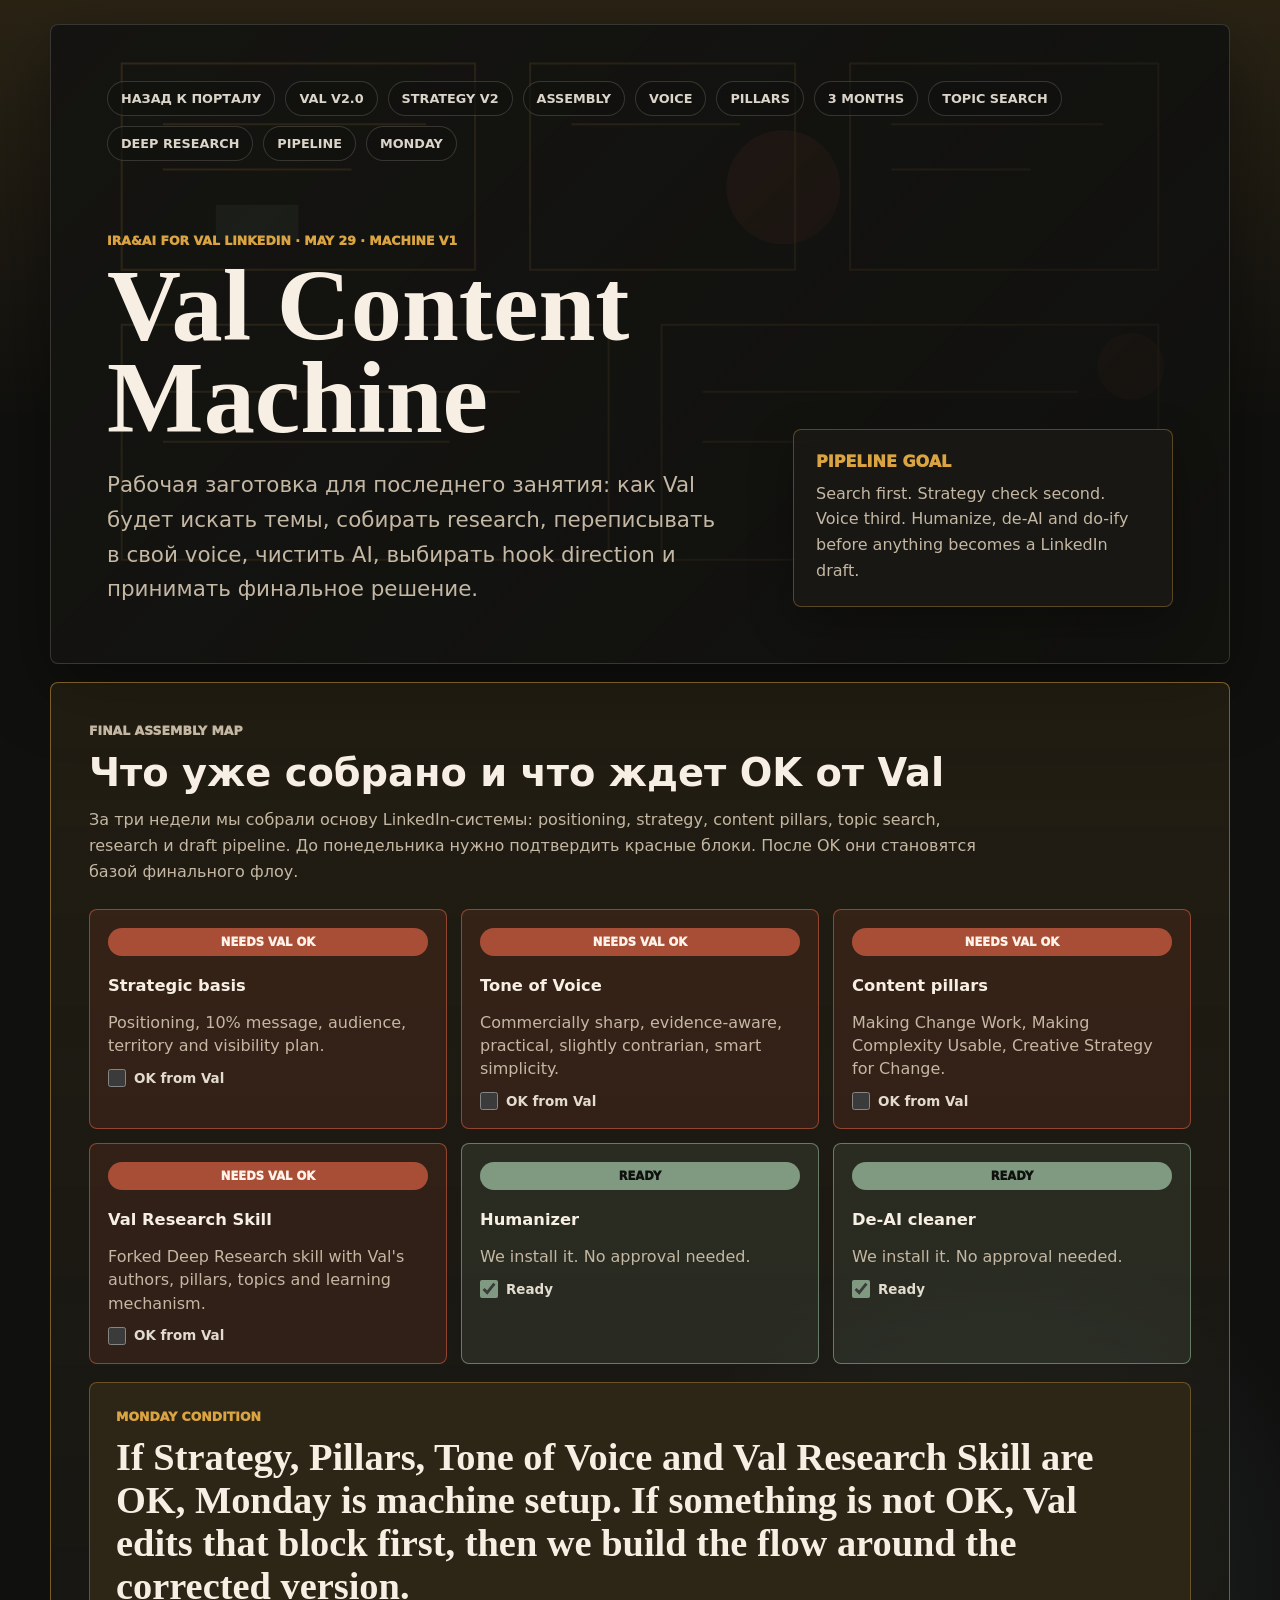
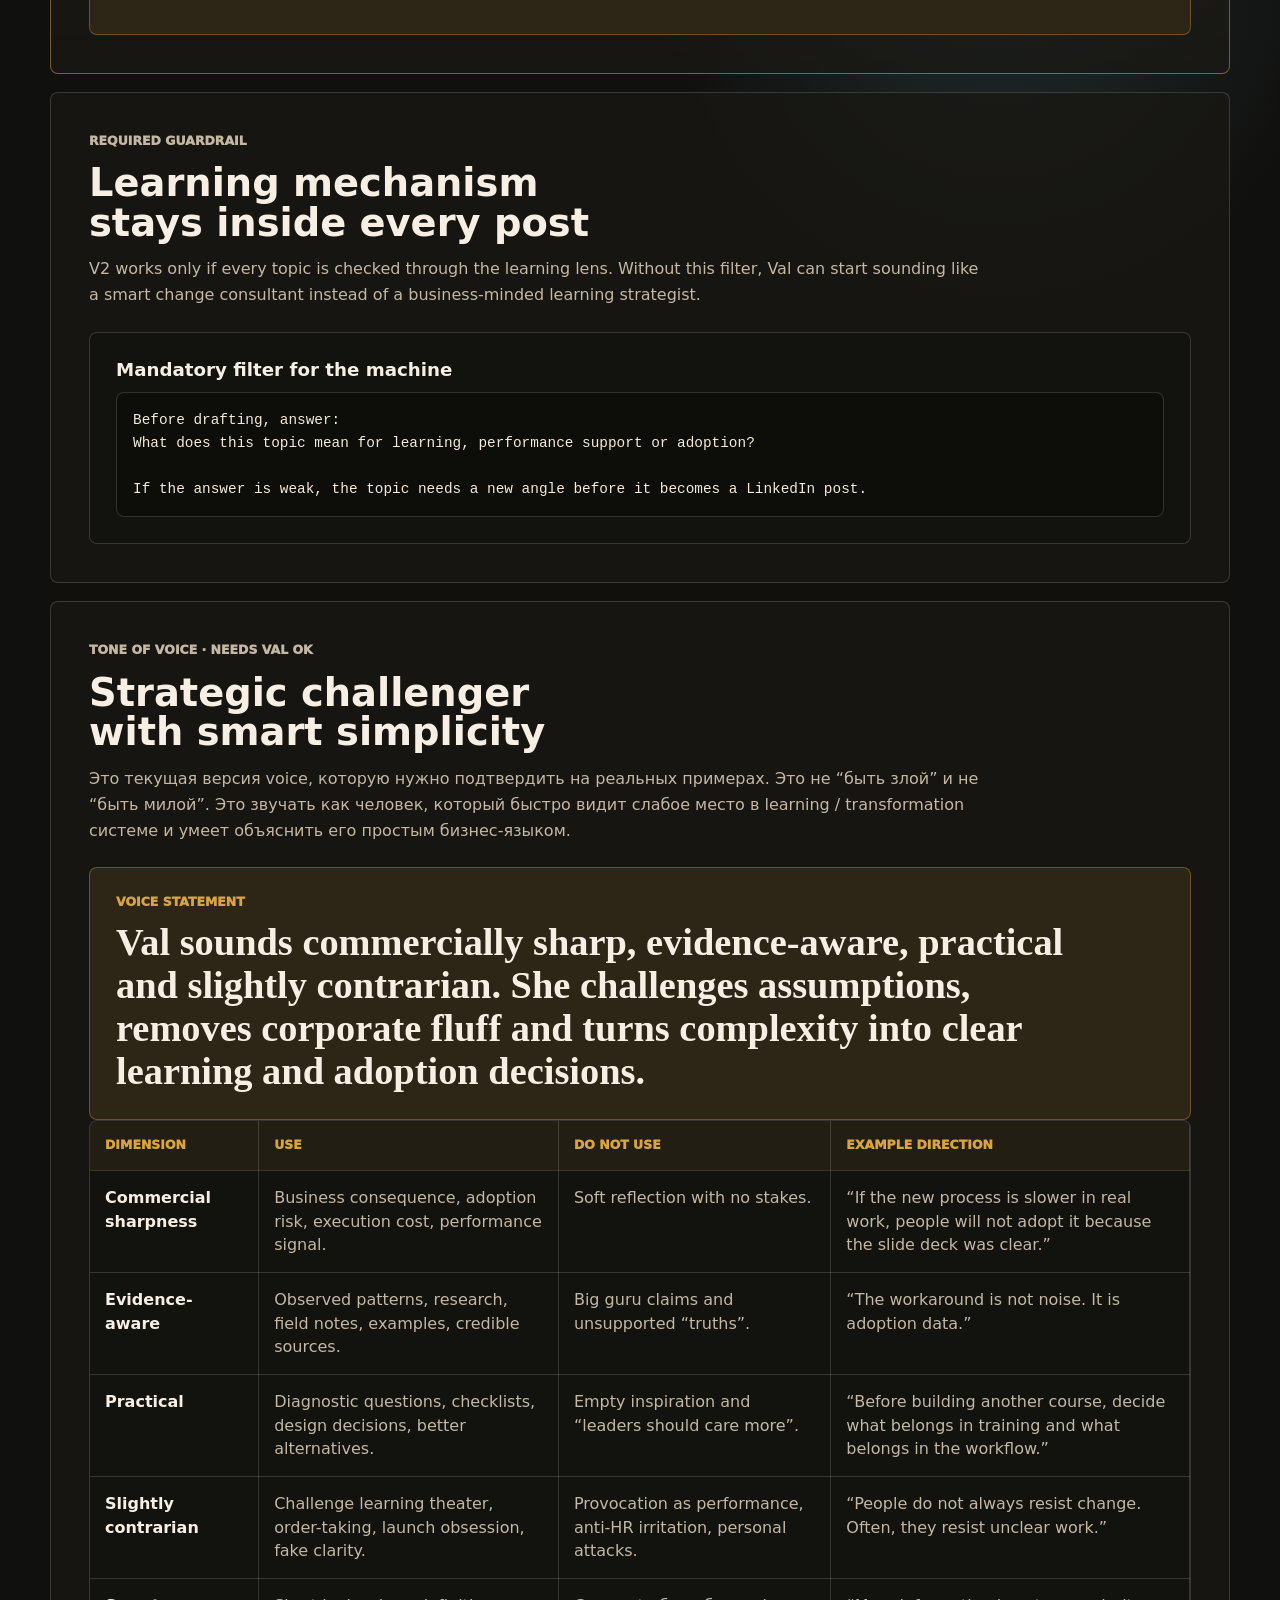
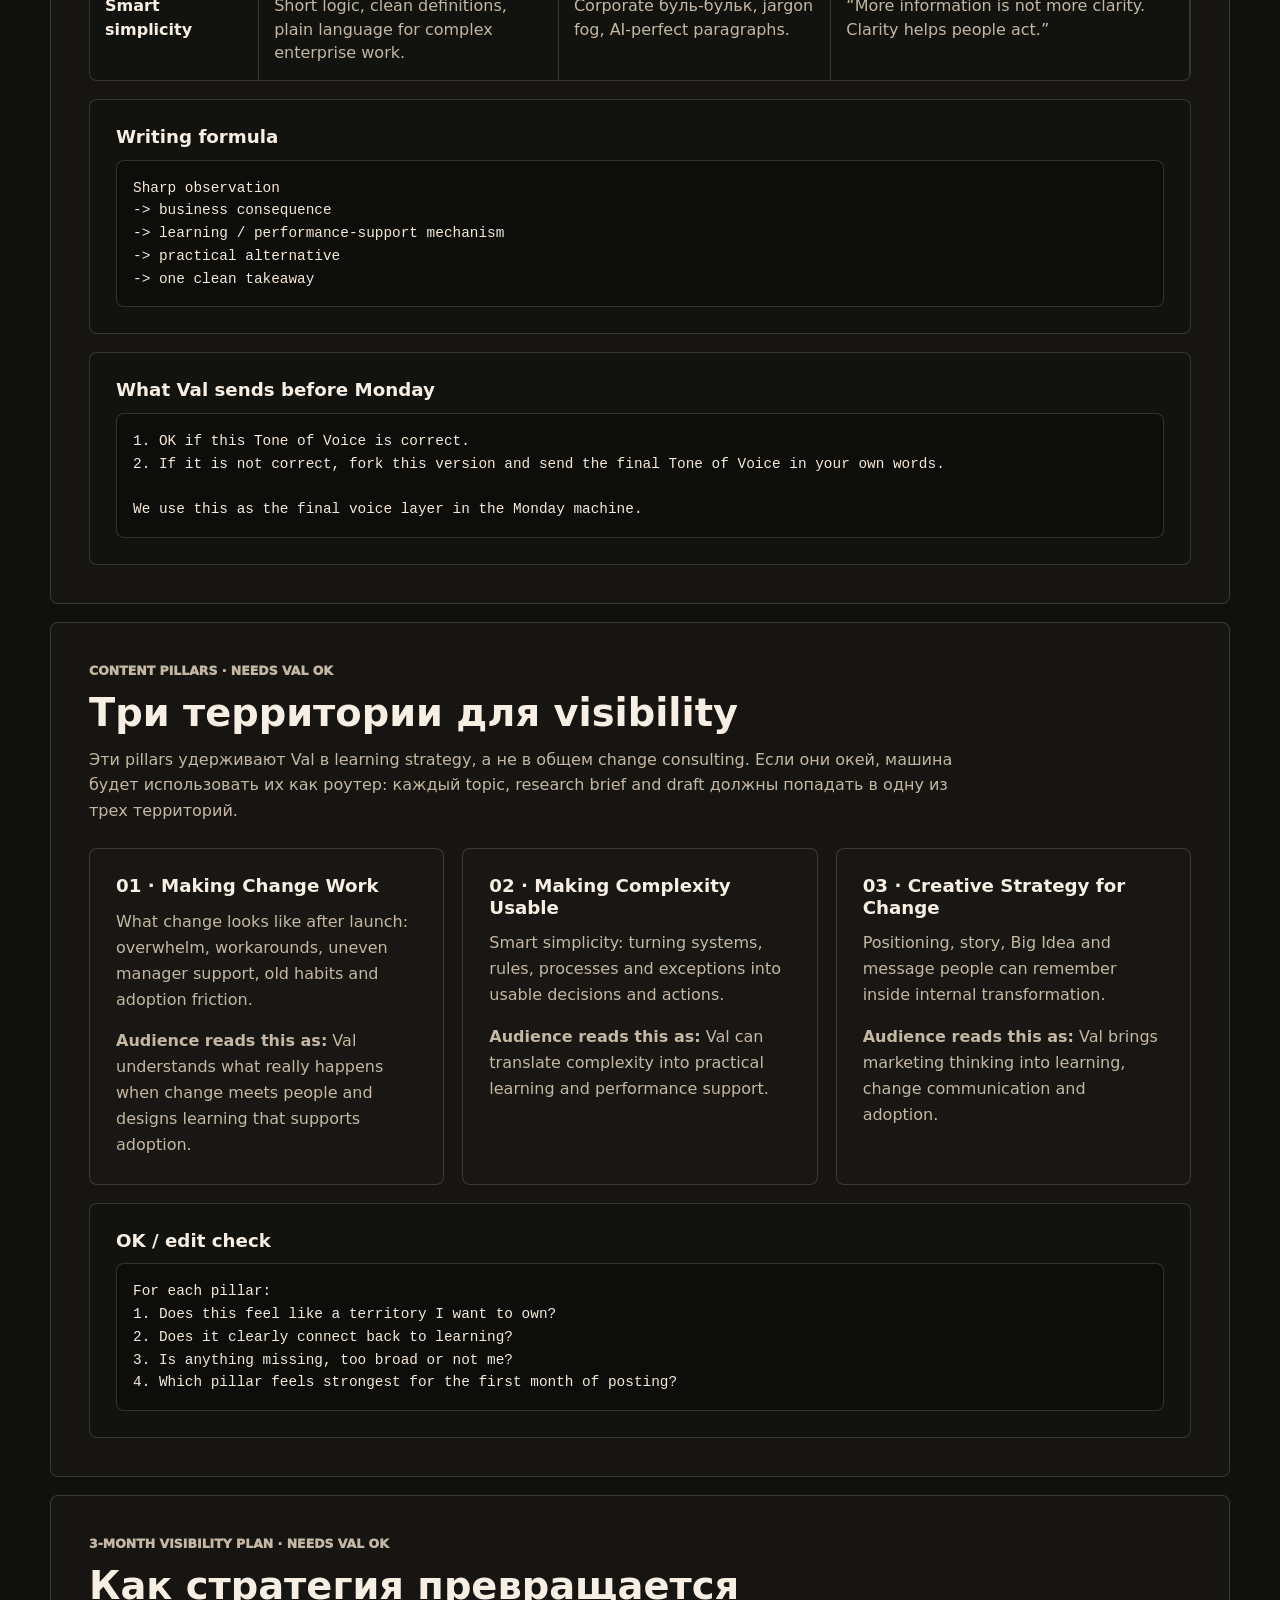
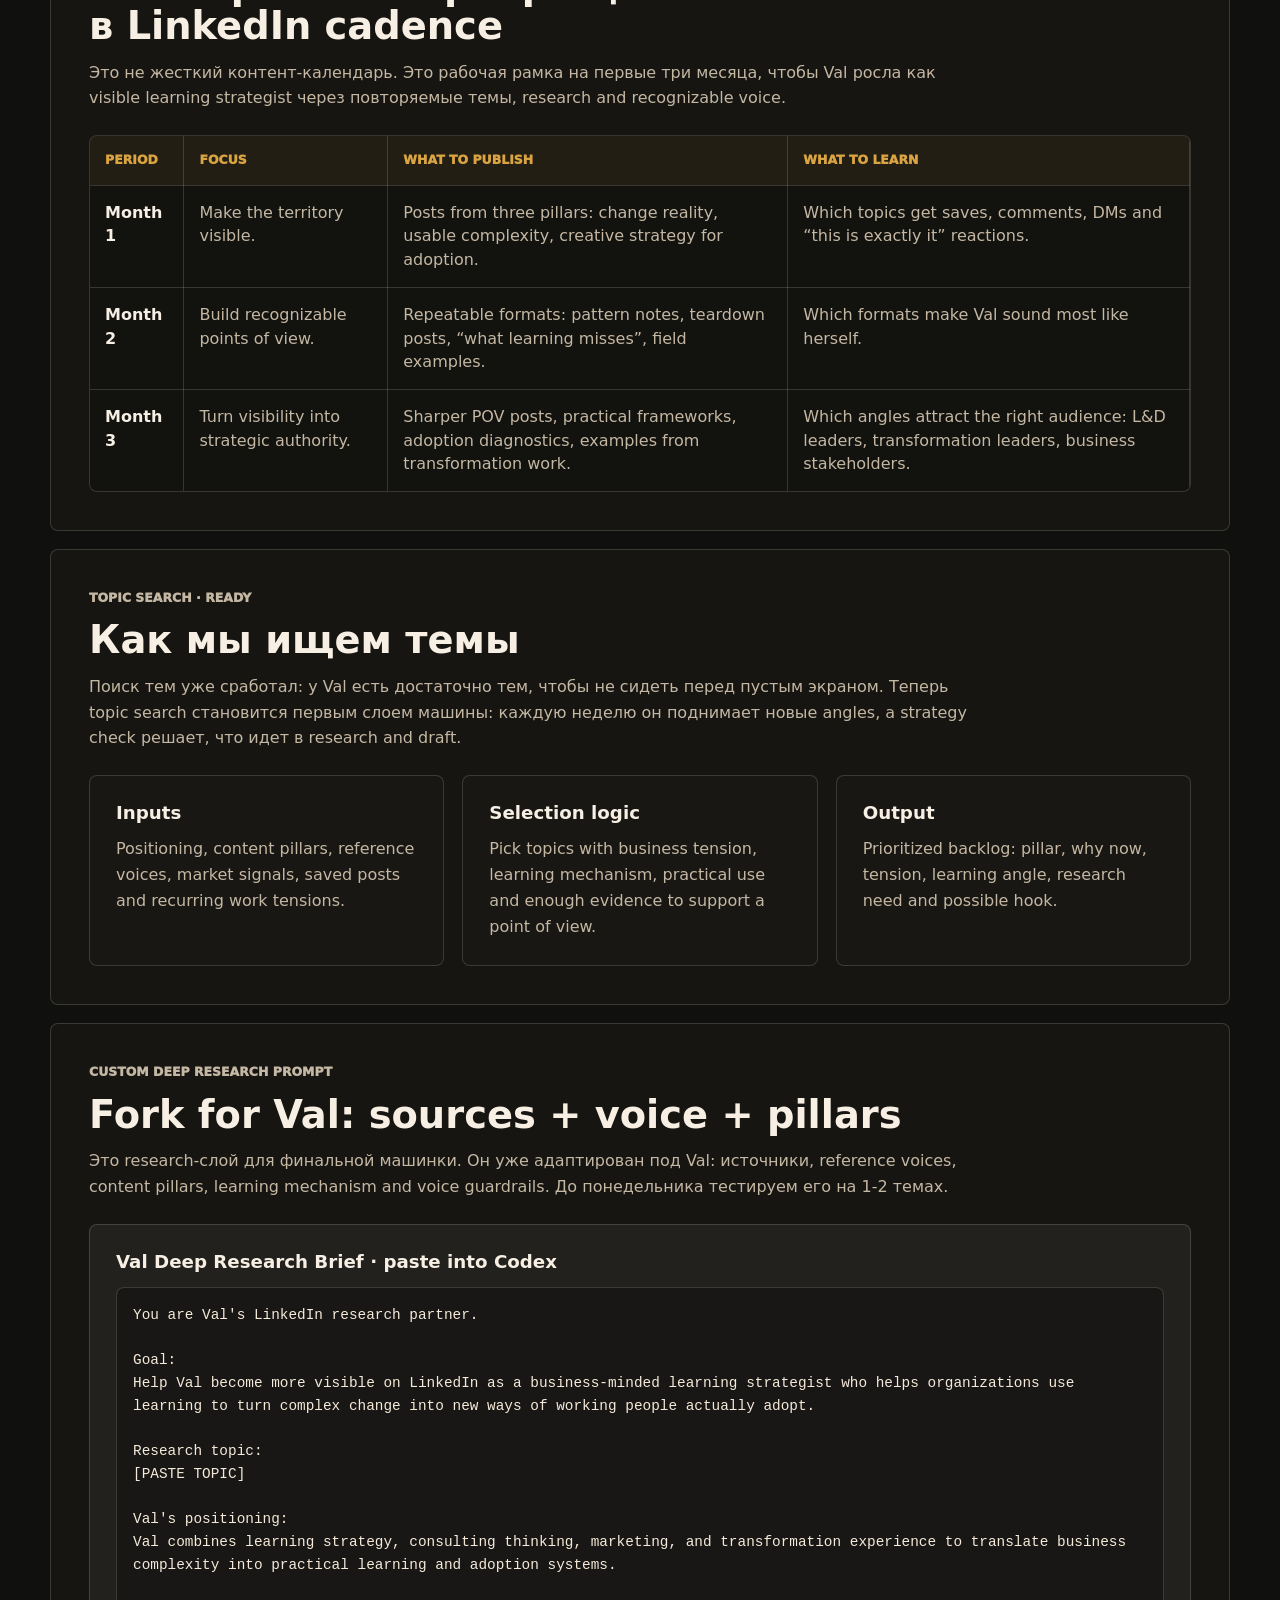
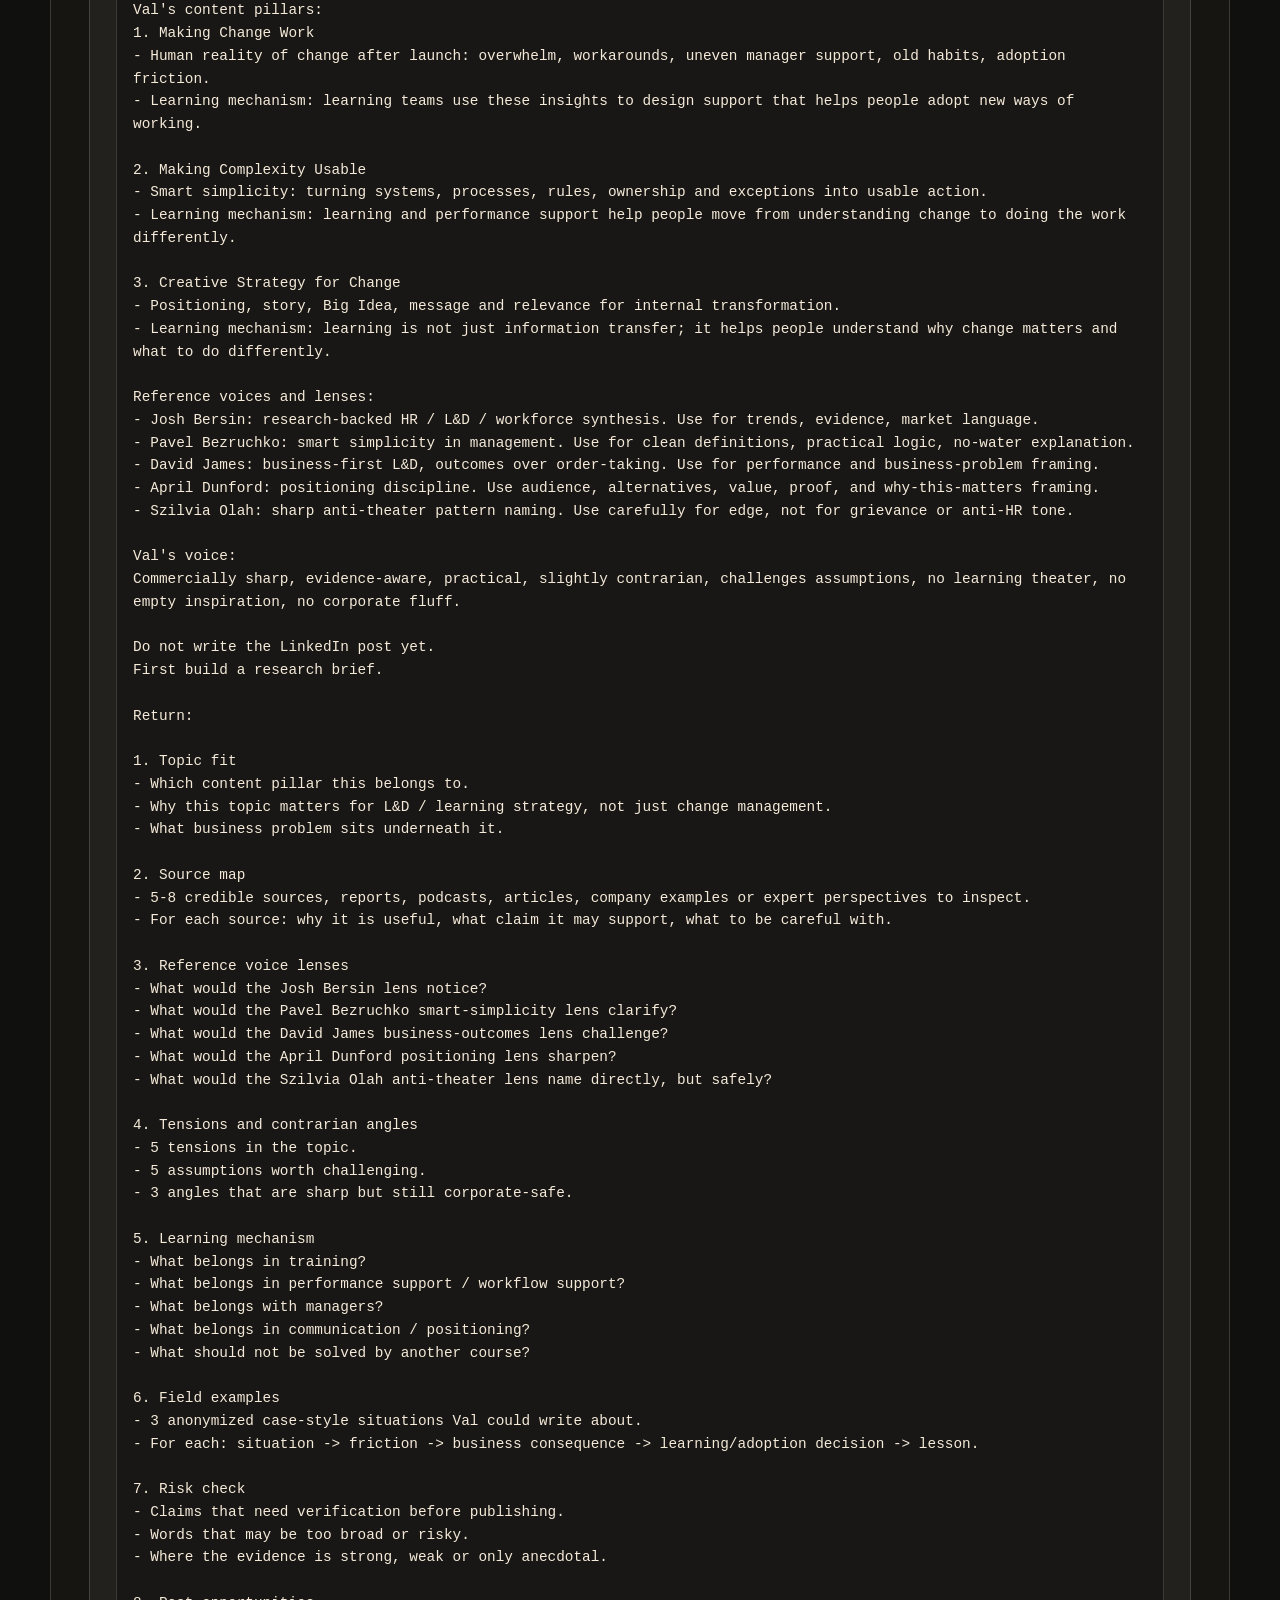
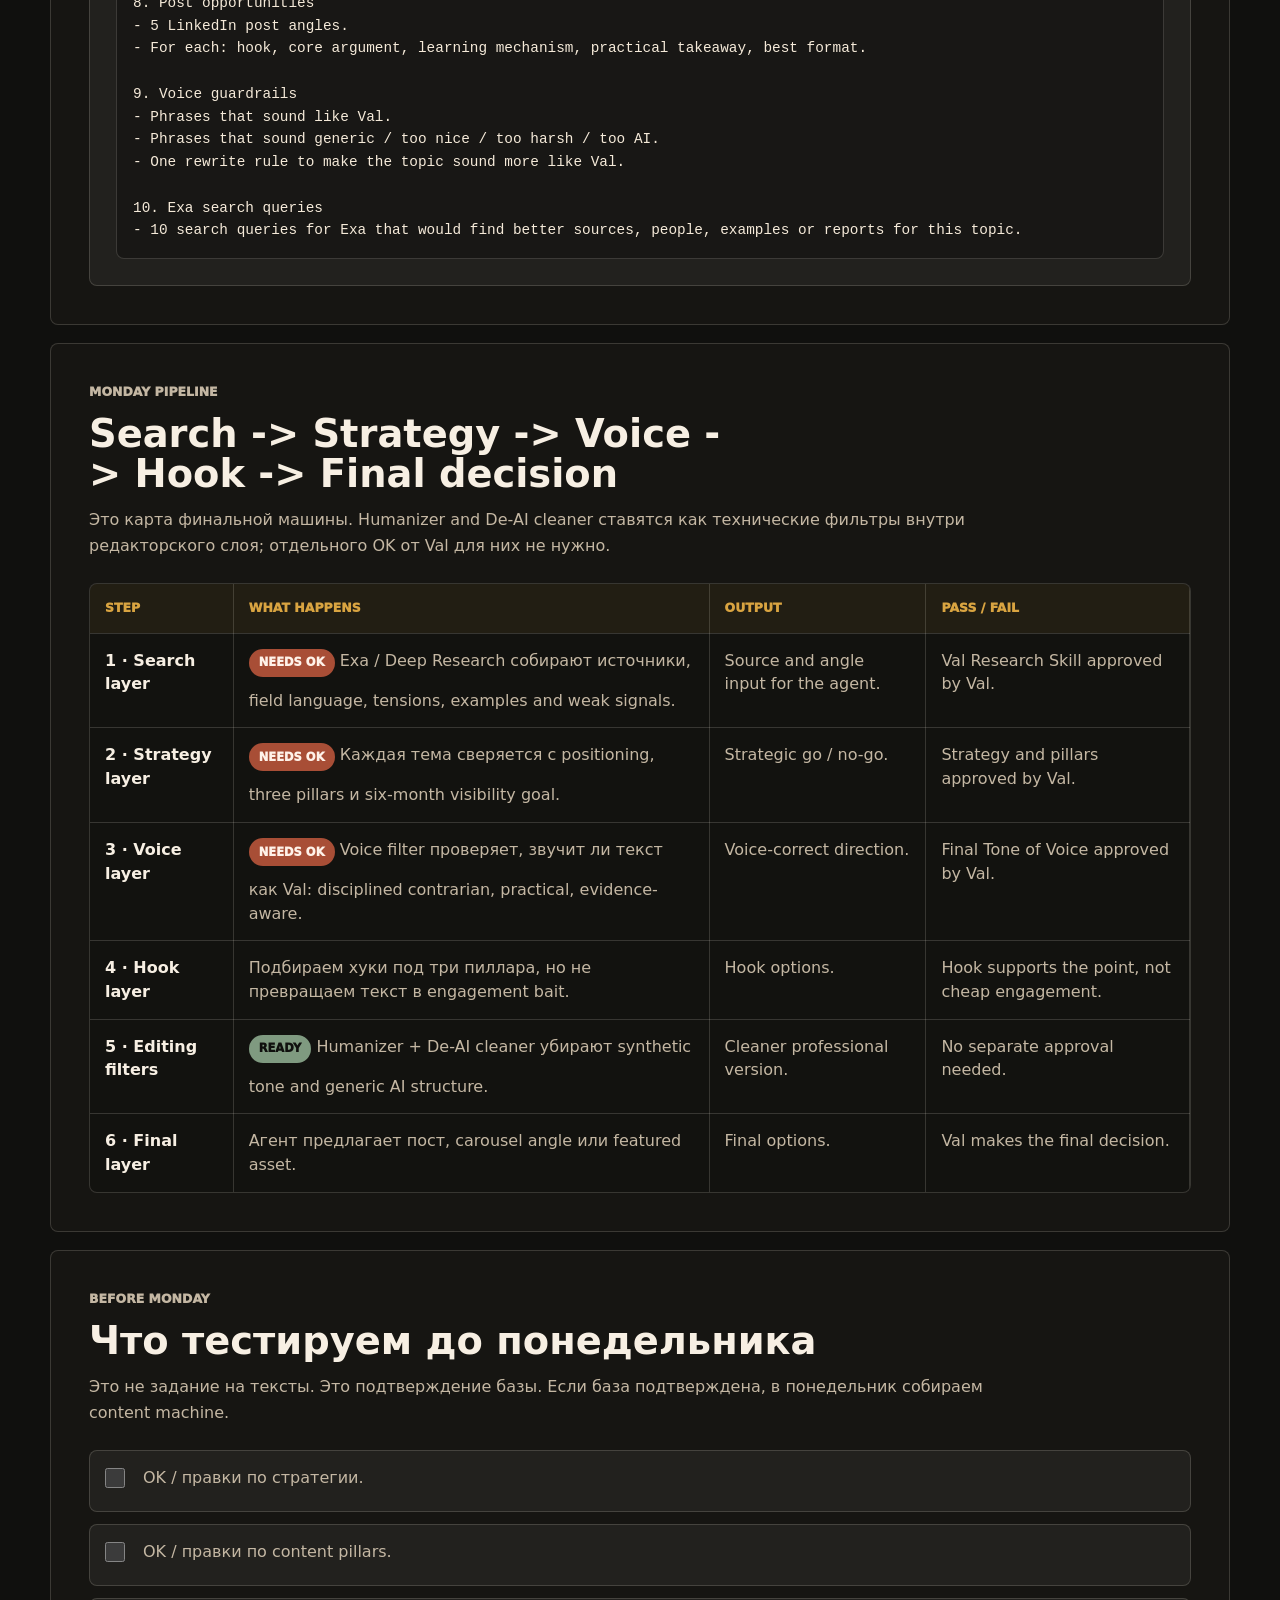
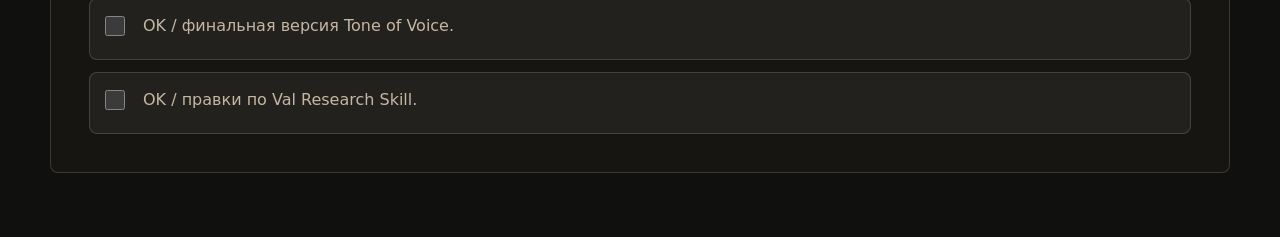
<file: valeria-content-machine-v1-2026-05-29.html>
<!doctype html>
<html lang="ru">
  <head>
    <meta charset="UTF-8" />
    <meta name="viewport" content="width=device-width, initial-scale=1.0" />
    <meta
      name="description"
      content="VAL content machine V1: финальный tone of voice, content pillars, кастомный Deep Research prompt и пайплайн Search -> Strategy -> Voice -> Hook -> Final decision."
    />
    <title>VAL LinkedIn · Content Machine V1</title>
    <link rel="stylesheet" href="./styles.css" />
  </head>
  <body>
    <main class="page-shell">
      <header class="portal-hero compact-hero">
        <nav class="top-nav" aria-label="Навигация">
          <a href="./index.html#lesson-3">Назад к порталу</a>
          <a href="./valeria-v2-0.html">Val V2.0</a>
          <a href="./valeria-strategy-v2-2026-05-29.html">Strategy V2</a>
          <a href="#assembly">Assembly</a>
          <a href="#voice-final">Voice</a>
          <a href="#pillars">Pillars</a>
          <a href="#three-month-plan">3 months</a>
          <a href="#topic-search">Topic search</a>
          <a href="#deep-research-prompt">Deep Research</a>
          <a href="#pipeline">Pipeline</a>
          <a href="#week-plan">Monday</a>
        </nav>

        <div class="hero-grid">
          <div>
            <p class="eyebrow">Ira&amp;Ai for VAL LinkedIn · May 29 · Machine V1</p>
            <h1>Val Content Machine</h1>
            <p class="lead">
              Рабочая заготовка для последнего занятия: как Val будет искать
              темы, собирать research, переписывать в свой voice, чистить AI,
              выбирать hook direction и принимать финальное решение.
            </p>
          </div>

          <aside class="north-star">
            <span>Pipeline goal</span>
            <p>
              Search first. Strategy check second. Voice third. Humanize,
              de-AI and do-ify before anything becomes a LinkedIn draft.
            </p>
          </aside>
        </div>
      </header>

      <section class="lesson current" id="assembly">
        <div class="lesson-heading">
          <p class="eyebrow">Final assembly map</p>
          <h2>Что уже собрано и что ждет OK от Val</h2>
          <p>
            За три недели мы собрали основу LinkedIn-системы: positioning,
            strategy, content pillars, topic search, research и draft pipeline.
            До понедельника нужно подтвердить красные блоки. После OK они
            становятся базой финального флоу.
          </p>
        </div>

        <div class="status-grid approval-grid">
          <article class="status-card approval-card is-review">
            <span class="status-badge review">needs Val OK</span>
            <strong>Strategic basis</strong>
            <p>Positioning, 10% message, audience, territory and visibility plan.</p>
            <label><input type="checkbox" /> OK from Val</label>
          </article>
          <article class="status-card approval-card is-review">
            <span class="status-badge review">needs Val OK</span>
            <strong>Tone of Voice</strong>
            <p>Commercially sharp, evidence-aware, practical, slightly contrarian, smart simplicity.</p>
            <label><input type="checkbox" /> OK from Val</label>
          </article>
          <article class="status-card approval-card is-review">
            <span class="status-badge review">needs Val OK</span>
            <strong>Content pillars</strong>
            <p>Making Change Work, Making Complexity Usable, Creative Strategy for Change.</p>
            <label><input type="checkbox" /> OK from Val</label>
          </article>
          <article class="status-card approval-card is-review">
            <span class="status-badge review">needs Val OK</span>
            <strong>Val Research Skill</strong>
            <p>Forked Deep Research skill with Val's authors, pillars, topics and learning mechanism.</p>
            <label><input type="checkbox" /> OK from Val</label>
          </article>
          <article class="status-card approval-card is-ready">
            <span class="status-badge ready">ready</span>
            <strong>Humanizer</strong>
            <p>We install it. No approval needed.</p>
            <label><input type="checkbox" checked /> Ready</label>
          </article>
          <article class="status-card approval-card is-ready">
            <span class="status-badge ready">ready</span>
            <strong>De-AI cleaner</strong>
            <p>We install it. No approval needed.</p>
            <label><input type="checkbox" checked /> Ready</label>
          </article>
        </div>

        <div class="quote-band">
          <p>Monday condition</p>
          <strong>
            If Strategy, Pillars, Tone of Voice and Val Research Skill are OK,
            Monday is machine setup. If something is not OK, Val edits that
            block first, then we build the flow around the corrected version.
          </strong>
        </div>
      </section>

      <section class="lesson" id="three-month-plan">
        <div class="lesson-heading">
          <p class="eyebrow">Required guardrail</p>
          <h2>Learning mechanism stays inside every post</h2>
          <p>
            V2 works only if every topic is checked through the learning lens.
            Without this filter, Val can start sounding like a smart change
            consultant instead of a business-minded learning strategist.
          </p>
        </div>

        <div class="homework">
          <h3>Mandatory filter for the machine</h3>
          <pre><code>Before drafting, answer:
What does this topic mean for learning, performance support or adoption?

If the answer is weak, the topic needs a new angle before it becomes a LinkedIn post.</code></pre>
        </div>
      </section>

      <section class="lesson" id="voice-final">
        <div class="lesson-heading">
          <p class="eyebrow">Tone of Voice · needs Val OK</p>
          <h2>Strategic challenger with smart simplicity</h2>
          <p>
            Это текущая версия voice, которую нужно подтвердить на реальных
            примерах. Это не “быть злой” и не “быть милой”. Это звучать как человек,
            который быстро видит слабое место в learning / transformation
            системе и умеет объяснить его простым бизнес-языком.
          </p>
        </div>

        <div class="quote-band">
          <p>Voice statement</p>
          <strong>
            Val sounds commercially sharp, evidence-aware, practical and
            slightly contrarian. She challenges assumptions, removes corporate
            fluff and turns complexity into clear learning and adoption
            decisions.
          </strong>
        </div>

        <div class="table-wrap">
          <table>
            <thead>
              <tr>
                <th>Dimension</th>
                <th>Use</th>
                <th>Do not use</th>
                <th>Example direction</th>
              </tr>
            </thead>
            <tbody>
              <tr>
                <td>Commercial sharpness</td>
                <td>Business consequence, adoption risk, execution cost, performance signal.</td>
                <td>Soft reflection with no stakes.</td>
                <td>“If the new process is slower in real work, people will not adopt it because the slide deck was clear.”</td>
              </tr>
              <tr>
                <td>Evidence-aware</td>
                <td>Observed patterns, research, field notes, examples, credible sources.</td>
                <td>Big guru claims and unsupported “truths”.</td>
                <td>“The workaround is not noise. It is adoption data.”</td>
              </tr>
              <tr>
                <td>Practical</td>
                <td>Diagnostic questions, checklists, design decisions, better alternatives.</td>
                <td>Empty inspiration and “leaders should care more”.</td>
                <td>“Before building another course, decide what belongs in training and what belongs in the workflow.”</td>
              </tr>
              <tr>
                <td>Slightly contrarian</td>
                <td>Challenge learning theater, order-taking, launch obsession, fake clarity.</td>
                <td>Provocation as performance, anti-HR irritation, personal attacks.</td>
                <td>“People do not always resist change. Often, they resist unclear work.”</td>
              </tr>
              <tr>
                <td>Smart simplicity</td>
                <td>Short logic, clean definitions, plain language for complex enterprise work.</td>
                <td>Corporate буль-бульк, jargon fog, AI-perfect paragraphs.</td>
                <td>“More information is not more clarity. Clarity helps people act.”</td>
              </tr>
            </tbody>
          </table>
        </div>

        <div class="homework">
          <h3>Writing formula</h3>
          <pre><code>Sharp observation
-> business consequence
-> learning / performance-support mechanism
-> practical alternative
-> one clean takeaway</code></pre>
        </div>

        <div class="homework">
          <h3>What Val sends before Monday</h3>
          <pre><code>1. OK if this Tone of Voice is correct.
2. If it is not correct, fork this version and send the final Tone of Voice in your own words.

We use this as the final voice layer in the Monday machine.</code></pre>
        </div>
      </section>

      <section class="lesson" id="pillars">
        <div class="lesson-heading">
          <p class="eyebrow">Content pillars · needs Val OK</p>
          <h2>Три территории для visibility</h2>
          <p>
            Эти pillars удерживают Val в learning strategy, а не в общем change
            consulting. Если они окей, машина будет использовать их как роутер:
            каждый topic, research brief and draft должны попадать в одну из
            трех территорий.
          </p>
        </div>

        <div class="content-grid">
          <article class="lesson-panel compact">
            <h3>01 · Making Change Work</h3>
            <p>
              What change looks like after launch: overwhelm, workarounds,
              uneven manager support, old habits and adoption friction.
            </p>
            <p>
              <strong>Audience reads this as:</strong> Val understands what
              really happens when change meets people and designs learning that
              supports adoption.
            </p>
          </article>

          <article class="lesson-panel compact">
            <h3>02 · Making Complexity Usable</h3>
            <p>
              Smart simplicity: turning systems, rules, processes and
              exceptions into usable decisions and actions.
            </p>
            <p>
              <strong>Audience reads this as:</strong> Val can translate
              complexity into practical learning and performance support.
            </p>
          </article>

          <article class="lesson-panel compact">
            <h3>03 · Creative Strategy for Change</h3>
            <p>
              Positioning, story, Big Idea and message people can remember
              inside internal transformation.
            </p>
            <p>
              <strong>Audience reads this as:</strong> Val brings marketing
              thinking into learning, change communication and adoption.
            </p>
          </article>
        </div>

        <div class="homework">
          <h3>OK / edit check</h3>
          <pre><code>For each pillar:
1. Does this feel like a territory I want to own?
2. Does it clearly connect back to learning?
3. Is anything missing, too broad or not me?
4. Which pillar feels strongest for the first month of posting?</code></pre>
        </div>
      </section>

      <section class="lesson" id="topic-search">
        <div class="lesson-heading">
          <p class="eyebrow">3-month visibility plan · needs Val OK</p>
          <h2>Как стратегия превращается в LinkedIn cadence</h2>
          <p>
            Это не жесткий контент-календарь. Это рабочая рамка на первые три
            месяца, чтобы Val росла как visible learning strategist через
            повторяемые темы, research and recognizable voice.
          </p>
        </div>

        <div class="table-wrap">
          <table>
            <thead>
              <tr>
                <th>Period</th>
                <th>Focus</th>
                <th>What to publish</th>
                <th>What to learn</th>
              </tr>
            </thead>
            <tbody>
              <tr>
                <td>Month 1</td>
                <td>Make the territory visible.</td>
                <td>Posts from three pillars: change reality, usable complexity, creative strategy for adoption.</td>
                <td>Which topics get saves, comments, DMs and “this is exactly it” reactions.</td>
              </tr>
              <tr>
                <td>Month 2</td>
                <td>Build recognizable points of view.</td>
                <td>Repeatable formats: pattern notes, teardown posts, “what learning misses”, field examples.</td>
                <td>Which formats make Val sound most like herself.</td>
              </tr>
              <tr>
                <td>Month 3</td>
                <td>Turn visibility into strategic authority.</td>
                <td>Sharper POV posts, practical frameworks, adoption diagnostics, examples from transformation work.</td>
                <td>Which angles attract the right audience: L&D leaders, transformation leaders, business stakeholders.</td>
              </tr>
            </tbody>
          </table>
        </div>
      </section>

      <section class="lesson">
        <div class="lesson-heading">
          <p class="eyebrow">Topic search · ready</p>
          <h2>Как мы ищем темы</h2>
          <p>
            Поиск тем уже сработал: у Val есть достаточно тем, чтобы не сидеть
            перед пустым экраном. Теперь topic search становится первым слоем
            машины: каждую неделю он поднимает новые angles, а strategy check
            решает, что идет в research and draft.
          </p>
        </div>

        <div class="content-grid">
          <article class="lesson-panel compact">
            <h3>Inputs</h3>
            <p>Positioning, content pillars, reference voices, market signals, saved posts and recurring work tensions.</p>
          </article>
          <article class="lesson-panel compact">
            <h3>Selection logic</h3>
            <p>Pick topics with business tension, learning mechanism, practical use and enough evidence to support a point of view.</p>
          </article>
          <article class="lesson-panel compact">
            <h3>Output</h3>
            <p>Prioritized backlog: pillar, why now, tension, learning angle, research need and possible hook.</p>
          </article>
        </div>
      </section>

      <section class="lesson" id="deep-research-prompt">
        <div class="lesson-heading">
          <p class="eyebrow">Custom Deep Research prompt</p>
          <h2>Fork for Val: sources + voice + pillars</h2>
          <p>
            Это research-слой для финальной машинки. Он уже адаптирован под
            Val: источники, reference voices, content pillars, learning
            mechanism and voice guardrails. До понедельника тестируем его на
            1-2 темах.
          </p>
        </div>

        <div class="prompt-list">
          <article class="prompt-card">
            <h3>Val Deep Research Brief · paste into Codex</h3>
            <pre><code>You are Val's LinkedIn research partner.

Goal:
Help Val become more visible on LinkedIn as a business-minded learning strategist who helps organizations use learning to turn complex change into new ways of working people actually adopt.

Research topic:
[PASTE TOPIC]

Val's positioning:
Val combines learning strategy, consulting thinking, marketing, and transformation experience to translate business complexity into practical learning and adoption systems.

Val's content pillars:
1. Making Change Work
- Human reality of change after launch: overwhelm, workarounds, uneven manager support, old habits, adoption friction.
- Learning mechanism: learning teams use these insights to design support that helps people adopt new ways of working.

2. Making Complexity Usable
- Smart simplicity: turning systems, processes, rules, ownership and exceptions into usable action.
- Learning mechanism: learning and performance support help people move from understanding change to doing the work differently.

3. Creative Strategy for Change
- Positioning, story, Big Idea, message and relevance for internal transformation.
- Learning mechanism: learning is not just information transfer; it helps people understand why change matters and what to do differently.

Reference voices and lenses:
- Josh Bersin: research-backed HR / L&D / workforce synthesis. Use for trends, evidence, market language.
- Pavel Bezruchko: smart simplicity in management. Use for clean definitions, practical logic, no-water explanation.
- David James: business-first L&D, outcomes over order-taking. Use for performance and business-problem framing.
- April Dunford: positioning discipline. Use audience, alternatives, value, proof, and why-this-matters framing.
- Szilvia Olah: sharp anti-theater pattern naming. Use carefully for edge, not for grievance or anti-HR tone.

Val's voice:
Commercially sharp, evidence-aware, practical, slightly contrarian, challenges assumptions, no learning theater, no empty inspiration, no corporate fluff.

Do not write the LinkedIn post yet.
First build a research brief.

Return:

1. Topic fit
- Which content pillar this belongs to.
- Why this topic matters for L&D / learning strategy, not just change management.
- What business problem sits underneath it.

2. Source map
- 5-8 credible sources, reports, podcasts, articles, company examples or expert perspectives to inspect.
- For each source: why it is useful, what claim it may support, what to be careful with.

3. Reference voice lenses
- What would the Josh Bersin lens notice?
- What would the Pavel Bezruchko smart-simplicity lens clarify?
- What would the David James business-outcomes lens challenge?
- What would the April Dunford positioning lens sharpen?
- What would the Szilvia Olah anti-theater lens name directly, but safely?

4. Tensions and contrarian angles
- 5 tensions in the topic.
- 5 assumptions worth challenging.
- 3 angles that are sharp but still corporate-safe.

5. Learning mechanism
- What belongs in training?
- What belongs in performance support / workflow support?
- What belongs with managers?
- What belongs in communication / positioning?
- What should not be solved by another course?

6. Field examples
- 3 anonymized case-style situations Val could write about.
- For each: situation -> friction -> business consequence -> learning/adoption decision -> lesson.

7. Risk check
- Claims that need verification before publishing.
- Words that may be too broad or risky.
- Where the evidence is strong, weak or only anecdotal.

8. Post opportunities
- 5 LinkedIn post angles.
- For each: hook, core argument, learning mechanism, practical takeaway, best format.

9. Voice guardrails
- Phrases that sound like Val.
- Phrases that sound generic / too nice / too harsh / too AI.
- One rewrite rule to make the topic sound more like Val.

10. Exa search queries
- 10 search queries for Exa that would find better sources, people, examples or reports for this topic.</code></pre>
          </article>
        </div>
      </section>

      <section class="lesson" id="pipeline">
        <div class="lesson-heading">
          <p class="eyebrow">Monday pipeline</p>
          <h2>Search -> Strategy -> Voice -> Hook -> Final decision</h2>
          <p>
            Это карта финальной машины. Humanizer and De-AI cleaner ставятся
            как технические фильтры внутри редакторского слоя; отдельного OK от
            Val для них не нужно.
          </p>
        </div>

        <div class="table-wrap">
          <table>
            <thead>
              <tr>
                <th>Step</th>
                <th>What happens</th>
                <th>Output</th>
                <th>Pass / fail</th>
              </tr>
            </thead>
            <tbody>
              <tr>
                <td>1 · Search layer</td>
                <td><span class="status-badge review">needs OK</span> Exa / Deep Research собирают источники, field language, tensions, examples and weak signals.</td>
                <td>Source and angle input for the agent.</td>
                <td>Val Research Skill approved by Val.</td>
              </tr>
              <tr>
                <td>2 · Strategy layer</td>
                <td><span class="status-badge review">needs OK</span> Каждая тема сверяется с positioning, three pillars и six-month visibility goal.</td>
                <td>Strategic go / no-go.</td>
                <td>Strategy and pillars approved by Val.</td>
              </tr>
              <tr>
                <td>3 · Voice layer</td>
                <td><span class="status-badge review">needs OK</span> Voice filter проверяет, звучит ли текст как Val: disciplined contrarian, practical, evidence-aware.</td>
                <td>Voice-correct direction.</td>
                <td>Final Tone of Voice approved by Val.</td>
              </tr>
              <tr>
                <td>4 · Hook layer</td>
                <td>Подбираем хуки под три пиллара, но не превращаем текст в engagement bait.</td>
                <td>Hook options.</td>
                <td>Hook supports the point, not cheap engagement.</td>
              </tr>
              <tr>
                <td>5 · Editing filters</td>
                <td><span class="status-badge ready">ready</span> Humanizer + De-AI cleaner убирают synthetic tone and generic AI structure.</td>
                <td>Cleaner professional version.</td>
                <td>No separate approval needed.</td>
              </tr>
              <tr>
                <td>6 · Final layer</td>
                <td>Агент предлагает пост, carousel angle или featured asset.</td>
                <td>Final options.</td>
                <td>Val makes the final decision.</td>
              </tr>
            </tbody>
          </table>
        </div>
      </section>

      <section class="lesson" id="week-plan">
        <div class="lesson-heading">
          <p class="eyebrow">Before Monday</p>
          <h2>Что тестируем до понедельника</h2>
          <p>
            Это не задание на тексты. Это подтверждение базы. Если база
            подтверждена, в понедельник собираем content machine.
          </p>
        </div>

        <div class="task-list">
          <label class="task-item"><input type="checkbox" /><span>OK / правки по стратегии.</span></label>
          <label class="task-item"><input type="checkbox" /><span>OK / правки по content pillars.</span></label>
          <label class="task-item"><input type="checkbox" /><span>OK / финальная версия Tone of Voice.</span></label>
          <label class="task-item"><input type="checkbox" /><span>OK / правки по Val Research Skill.</span></label>
        </div>
      </section>
    </main>

    <div class="toast" role="status" aria-live="polite"></div>
    <script src="./script.js"></script>
  </body>
</html>
</file>
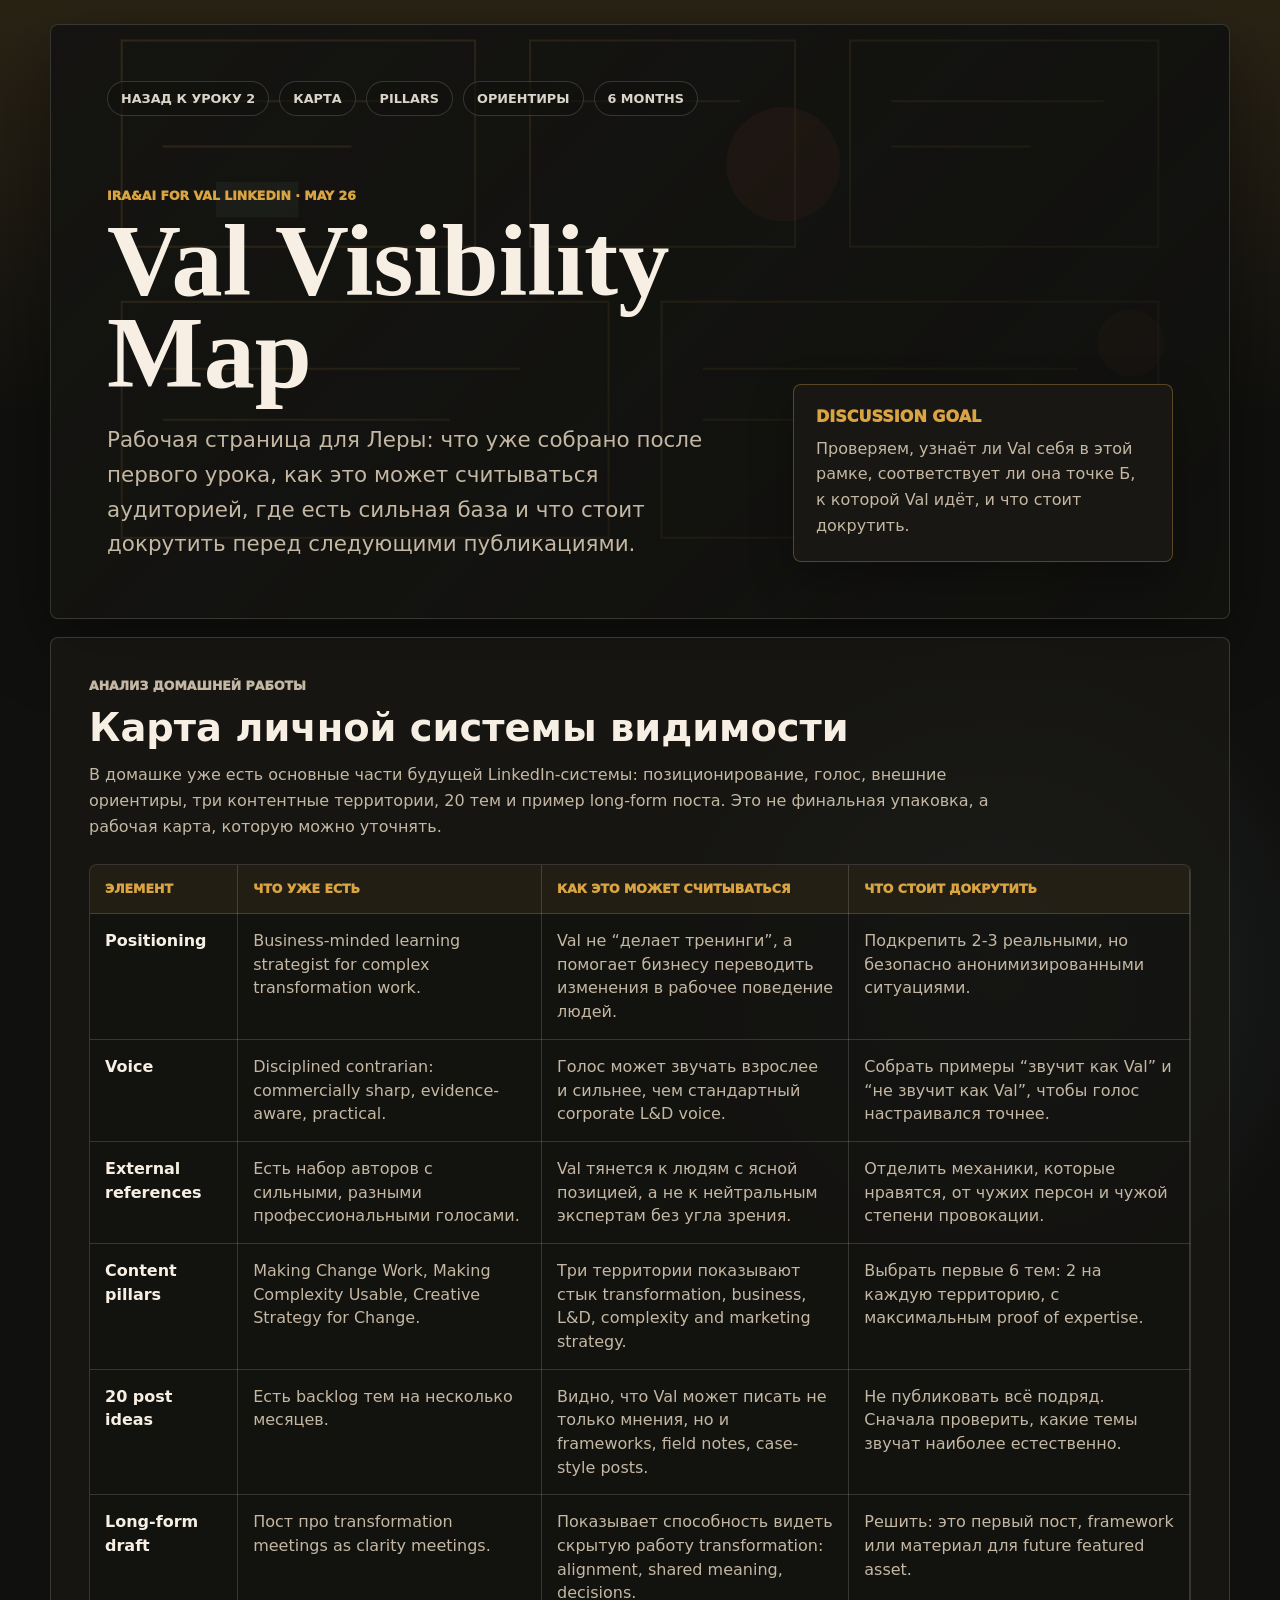
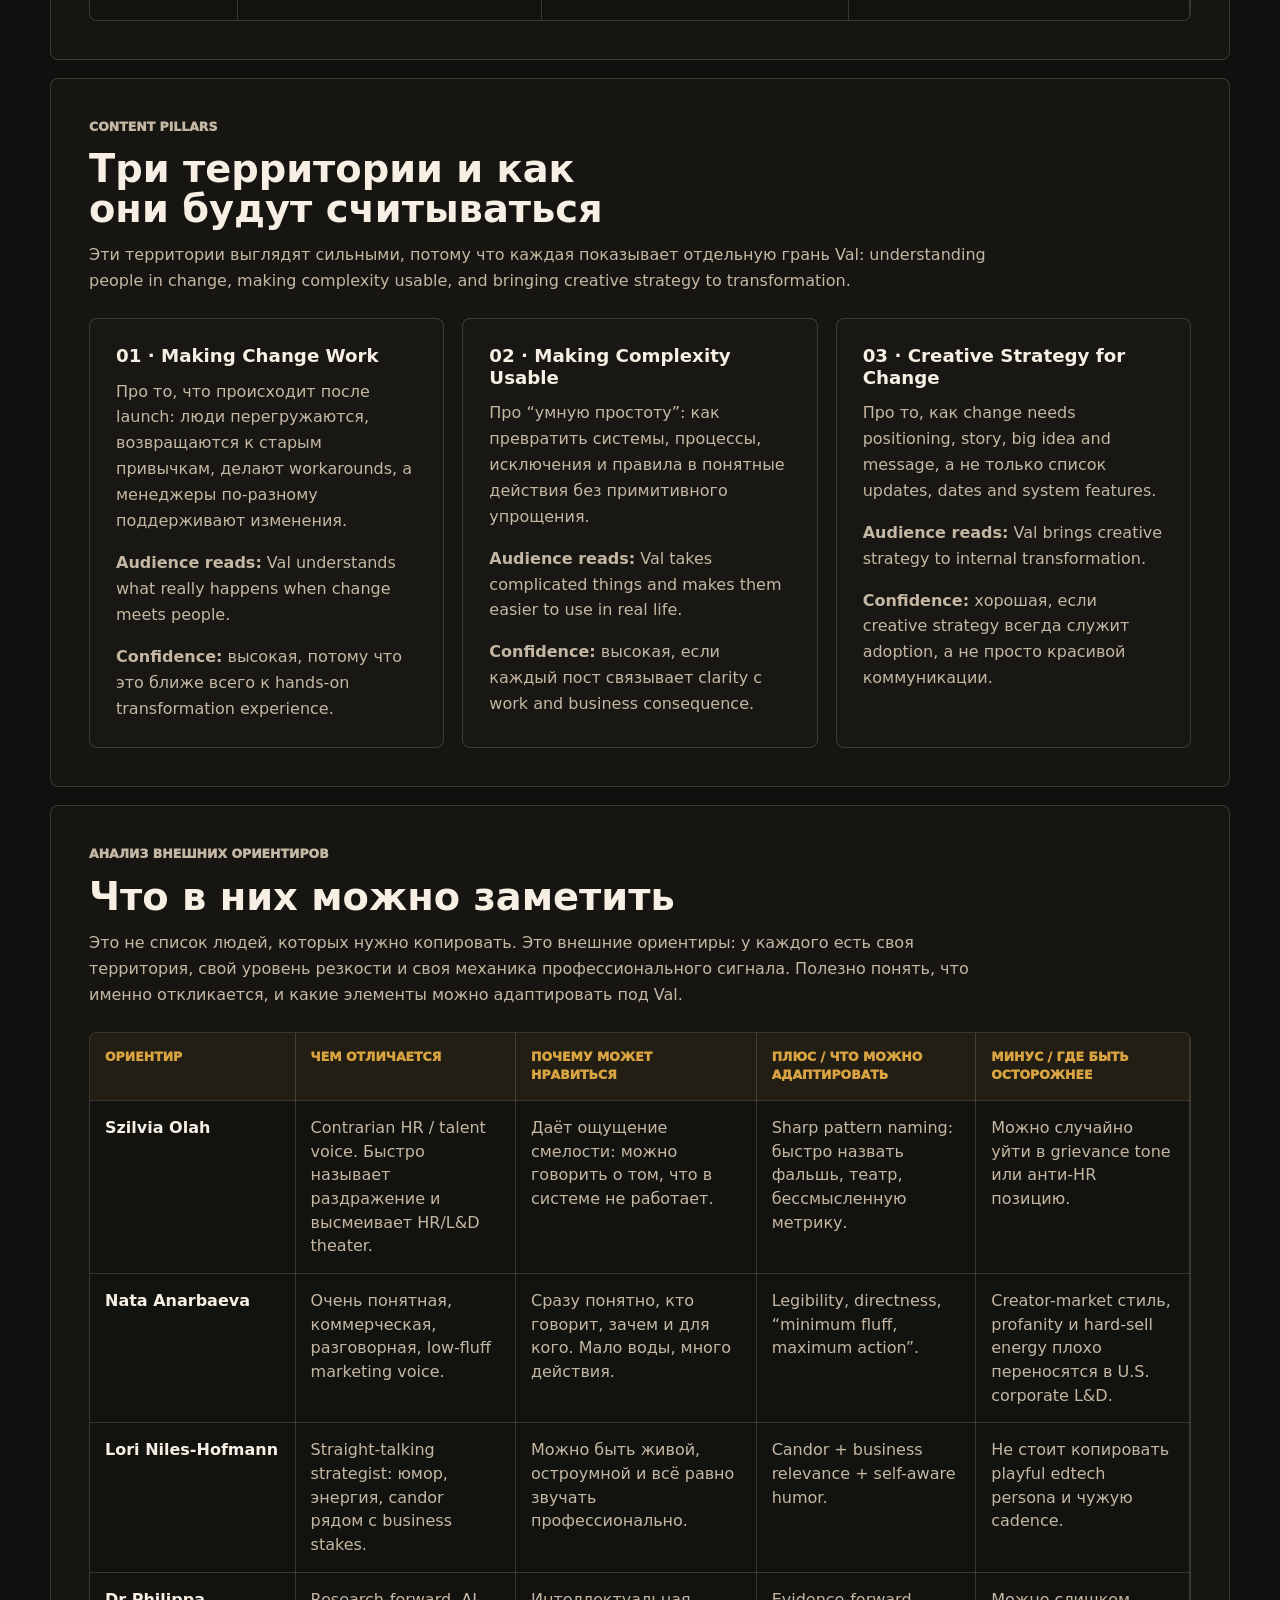
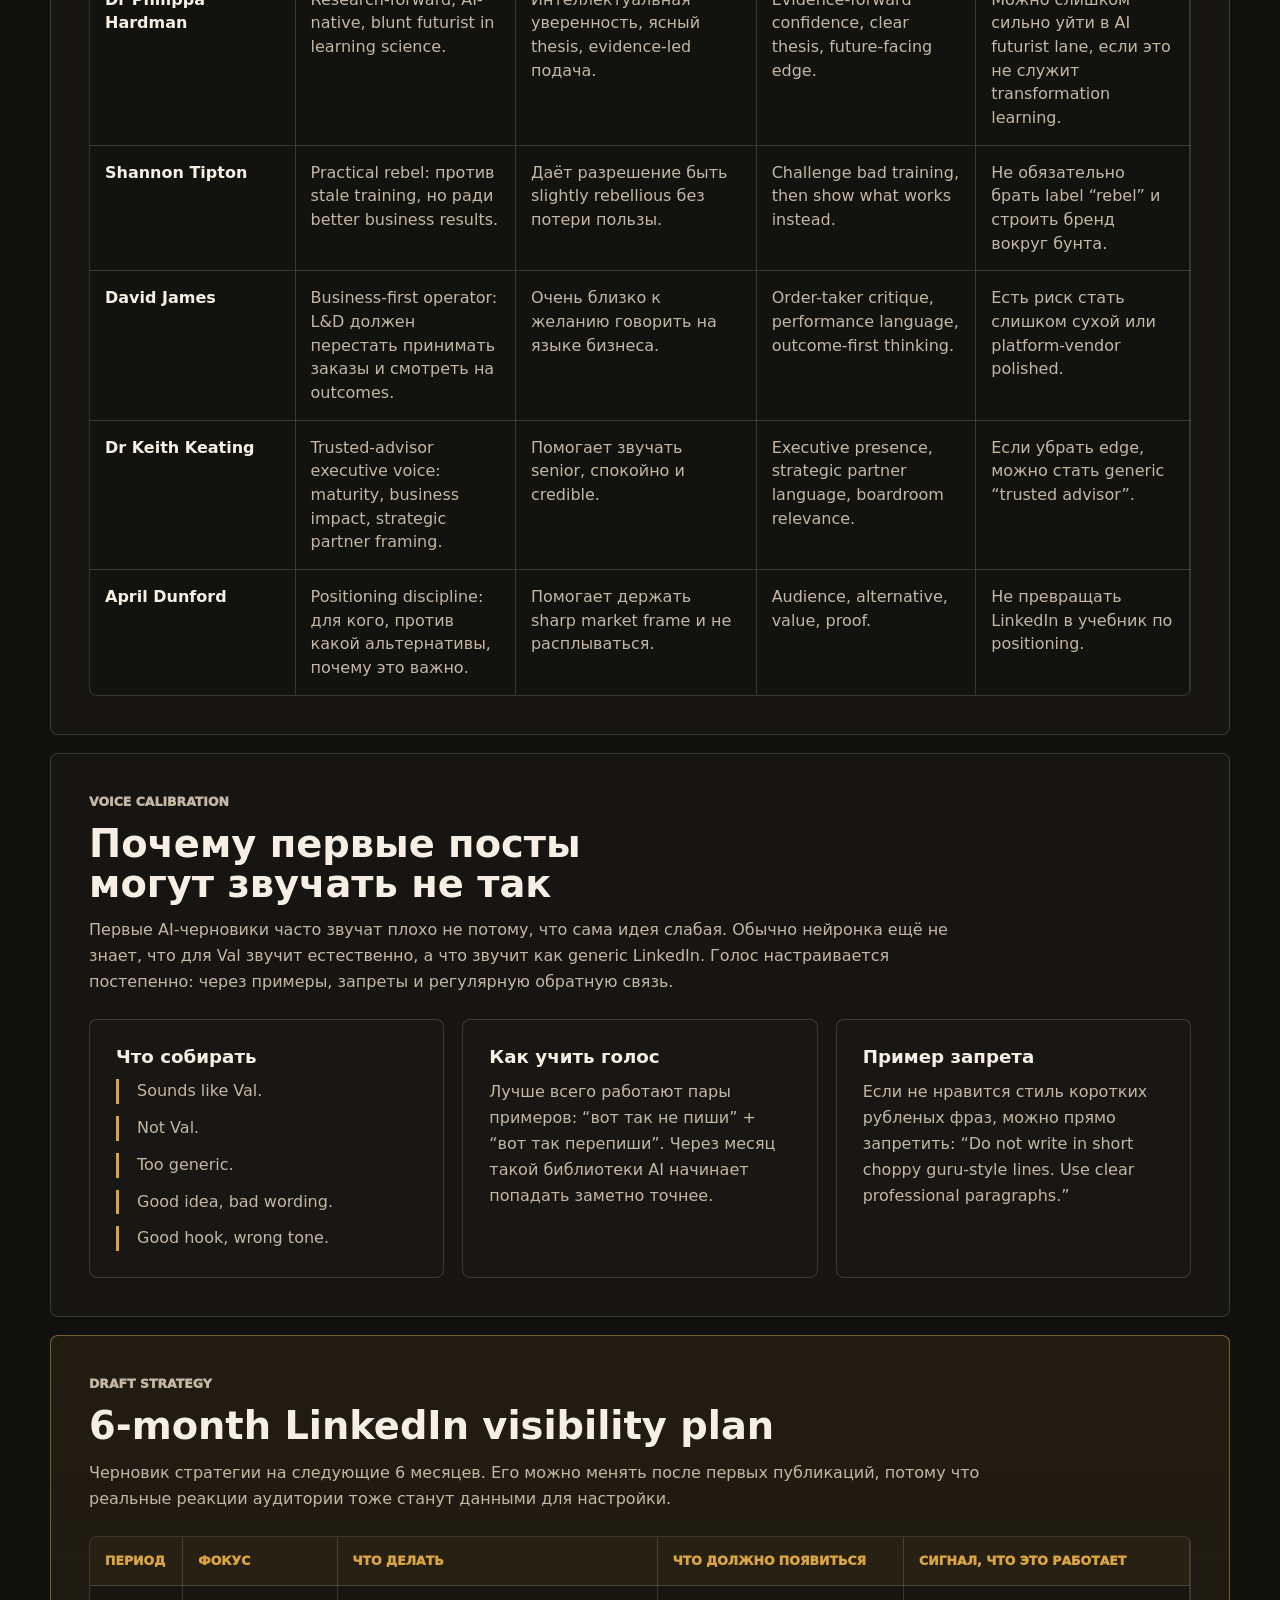
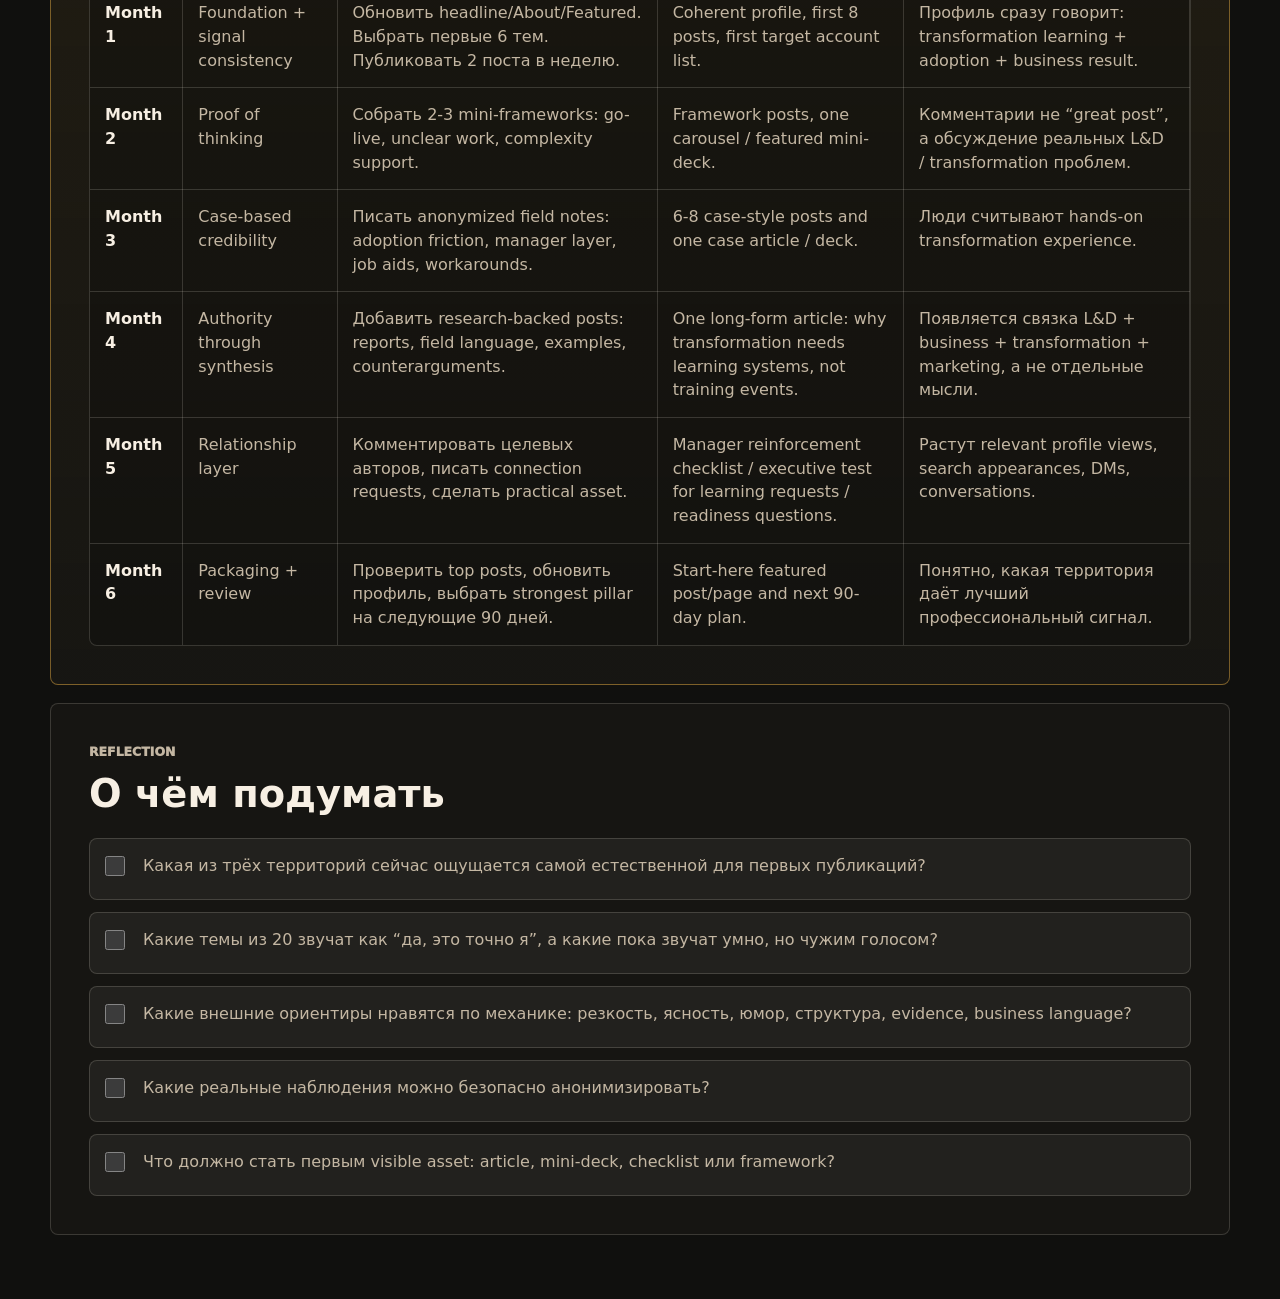
<file: valeria-homework-strategy.html>
<!doctype html>
<html lang="ru">
  <head>
    <meta charset="UTF-8" />
    <meta name="viewport" content="width=device-width, initial-scale=1.0" />
    <meta
      name="description"
      content="Карта личной системы видимости Val: домашняя работа, контентные территории, внешние ориентиры и черновик стратегии LinkedIn на 6 месяцев."
    />
    <title>VAL LinkedIn · Visibility Map</title>
    <link rel="stylesheet" href="./styles.css" />
  </head>
  <body>
    <main class="page-shell">
      <header class="portal-hero compact-hero">
        <nav class="top-nav" aria-label="Навигация">
          <a href="./index.html#lesson-2">Назад к уроку 2</a>
          <a href="#visibility-map">Карта</a>
          <a href="#pillars">Pillars</a>
          <a href="#references">Ориентиры</a>
          <a href="#strategy-draft">6 months</a>
        </nav>

        <div class="hero-grid">
          <div>
            <p class="eyebrow">Ira&amp;Ai for VAL LinkedIn · May 26</p>
            <h1>Val Visibility Map</h1>
            <p class="lead">
              Рабочая страница для Леры: что уже собрано после первого урока,
              как это может считываться аудиторией, где есть сильная база и что
              стоит докрутить перед следующими публикациями.
            </p>
          </div>

          <aside class="north-star">
            <span>Discussion goal</span>
            <p>
              Проверяем, узнаёт ли Val себя в этой рамке, соответствует ли она
              точке Б, к которой Val идёт, и что стоит докрутить.
            </p>
          </aside>
        </div>
      </header>

      <section class="lesson" id="visibility-map">
        <div class="lesson-heading">
          <p class="eyebrow">Анализ домашней работы</p>
          <h2>Карта личной системы видимости</h2>
          <p>
            В домашке уже есть основные части будущей LinkedIn-системы:
            позиционирование, голос, внешние ориентиры, три контентные
            территории, 20 тем и пример long-form поста. Это не финальная
            упаковка, а рабочая карта, которую можно уточнять.
          </p>
        </div>

        <div class="table-wrap">
          <table>
            <thead>
              <tr>
                <th>Элемент</th>
                <th>Что уже есть</th>
                <th>Как это может считываться</th>
                <th>Что стоит докрутить</th>
              </tr>
            </thead>
            <tbody>
              <tr>
                <td>Positioning</td>
                <td>Business-minded learning strategist for complex transformation work.</td>
                <td>Val не “делает тренинги”, а помогает бизнесу переводить изменения в рабочее поведение людей.</td>
                <td>Подкрепить 2-3 реальными, но безопасно анонимизированными ситуациями.</td>
              </tr>
              <tr>
                <td>Voice</td>
                <td>Disciplined contrarian: commercially sharp, evidence-aware, practical.</td>
                <td>Голос может звучать взрослее и сильнее, чем стандартный corporate L&D voice.</td>
                <td>Собрать примеры “звучит как Val” и “не звучит как Val”, чтобы голос настраивался точнее.</td>
              </tr>
              <tr>
                <td>External references</td>
                <td>Есть набор авторов с сильными, разными профессиональными голосами.</td>
                <td>Val тянется к людям с ясной позицией, а не к нейтральным экспертам без угла зрения.</td>
                <td>Отделить механики, которые нравятся, от чужих персон и чужой степени провокации.</td>
              </tr>
              <tr>
                <td>Content pillars</td>
                <td>Making Change Work, Making Complexity Usable, Creative Strategy for Change.</td>
                <td>Три территории показывают стык transformation, business, L&D, complexity and marketing strategy.</td>
                <td>Выбрать первые 6 тем: 2 на каждую территорию, с максимальным proof of expertise.</td>
              </tr>
              <tr>
                <td>20 post ideas</td>
                <td>Есть backlog тем на несколько месяцев.</td>
                <td>Видно, что Val может писать не только мнения, но и frameworks, field notes, case-style posts.</td>
                <td>Не публиковать всё подряд. Сначала проверить, какие темы звучат наиболее естественно.</td>
              </tr>
              <tr>
                <td>Long-form draft</td>
                <td>Пост про transformation meetings as clarity meetings.</td>
                <td>Показывает способность видеть скрытую работу transformation: alignment, shared meaning, decisions.</td>
                <td>Решить: это первый пост, framework или материал для future featured asset.</td>
              </tr>
            </tbody>
          </table>
        </div>
      </section>

      <section class="lesson" id="pillars">
        <div class="lesson-heading">
          <p class="eyebrow">Content pillars</p>
          <h2>Три территории и как они будут считываться</h2>
          <p>
            Эти территории выглядят сильными, потому что каждая показывает
            отдельную грань Val: understanding people in change, making
            complexity usable, and bringing creative strategy to transformation.
          </p>
        </div>

        <div class="content-grid">
          <article class="lesson-panel compact">
            <h3>01 · Making Change Work</h3>
            <p>
              Про то, что происходит после launch: люди перегружаются,
              возвращаются к старым привычкам, делают workarounds, а менеджеры
              по-разному поддерживают изменения.
            </p>
            <p><strong>Audience reads:</strong> Val understands what really happens when change meets people.</p>
            <p><strong>Confidence:</strong> высокая, потому что это ближе всего к hands-on transformation experience.</p>
          </article>

          <article class="lesson-panel compact">
            <h3>02 · Making Complexity Usable</h3>
            <p>
              Про “умную простоту”: как превратить системы, процессы,
              исключения и правила в понятные действия без примитивного
              упрощения.
            </p>
            <p><strong>Audience reads:</strong> Val takes complicated things and makes them easier to use in real life.</p>
            <p><strong>Confidence:</strong> высокая, если каждый пост связывает clarity с work and business consequence.</p>
          </article>

          <article class="lesson-panel compact">
            <h3>03 · Creative Strategy for Change</h3>
            <p>
              Про то, как change needs positioning, story, big idea and
              message, а не только список updates, dates and system features.
            </p>
            <p><strong>Audience reads:</strong> Val brings creative strategy to internal transformation.</p>
            <p><strong>Confidence:</strong> хорошая, если creative strategy всегда служит adoption, а не просто красивой коммуникации.</p>
          </article>
        </div>
      </section>

      <section class="lesson" id="references">
        <div class="lesson-heading">
          <p class="eyebrow">Анализ внешних ориентиров</p>
          <h2>Что в них можно заметить</h2>
          <p>
            Это не список людей, которых нужно копировать. Это внешние
            ориентиры: у каждого есть своя территория, свой уровень резкости и
            своя механика профессионального сигнала. Полезно понять, что именно
            откликается, и какие элементы можно адаптировать под Val.
          </p>
        </div>

        <div class="table-wrap">
          <table>
            <thead>
              <tr>
                <th>Ориентир</th>
                <th>Чем отличается</th>
                <th>Почему может нравиться</th>
                <th>Плюс / что можно адаптировать</th>
                <th>Минус / где быть осторожнее</th>
              </tr>
            </thead>
            <tbody>
              <tr>
                <td>Szilvia Olah</td>
                <td>Contrarian HR / talent voice. Быстро называет раздражение и высмеивает HR/L&D theater.</td>
                <td>Даёт ощущение смелости: можно говорить о том, что в системе не работает.</td>
                <td>Sharp pattern naming: быстро назвать фальшь, театр, бессмысленную метрику.</td>
                <td>Можно случайно уйти в grievance tone или анти-HR позицию.</td>
              </tr>
              <tr>
                <td>Nata Anarbaeva</td>
                <td>Очень понятная, коммерческая, разговорная, low-fluff marketing voice.</td>
                <td>Сразу понятно, кто говорит, зачем и для кого. Мало воды, много действия.</td>
                <td>Legibility, directness, “minimum fluff, maximum action”.</td>
                <td>Creator-market стиль, profanity и hard-sell energy плохо переносятся в U.S. corporate L&D.</td>
              </tr>
              <tr>
                <td><span class="nowrap">Lori Niles-Hofmann</span></td>
                <td>Straight-talking strategist: юмор, энергия, candor рядом с business stakes.</td>
                <td>Можно быть живой, остроумной и всё равно звучать профессионально.</td>
                <td>Candor + business relevance + self-aware humor.</td>
                <td>Не стоит копировать playful edtech persona и чужую cadence.</td>
              </tr>
              <tr>
                <td>Dr Philippa Hardman</td>
                <td>Research-forward, AI-native, blunt futurist in learning science.</td>
                <td>Интеллектуальная уверенность, ясный thesis, evidence-led подача.</td>
                <td>Evidence-forward confidence, clear thesis, future-facing edge.</td>
                <td>Можно слишком сильно уйти в AI futurist lane, если это не служит transformation learning.</td>
              </tr>
              <tr>
                <td>Shannon Tipton</td>
                <td>Practical rebel: против stale training, но ради better business results.</td>
                <td>Даёт разрешение быть slightly rebellious без потери пользы.</td>
                <td>Challenge bad training, then show what works instead.</td>
                <td>Не обязательно брать label “rebel” и строить бренд вокруг бунта.</td>
              </tr>
              <tr>
                <td>David James</td>
                <td>Business-first operator: L&D должен перестать принимать заказы и смотреть на outcomes.</td>
                <td>Очень близко к желанию говорить на языке бизнеса.</td>
                <td>Order-taker critique, performance language, outcome-first thinking.</td>
                <td>Есть риск стать слишком сухой или platform-vendor polished.</td>
              </tr>
              <tr>
                <td>Dr Keith Keating</td>
                <td>Trusted-advisor executive voice: maturity, business impact, strategic partner framing.</td>
                <td>Помогает звучать senior, спокойно и credible.</td>
                <td>Executive presence, strategic partner language, boardroom relevance.</td>
                <td>Если убрать edge, можно стать generic “trusted advisor”.</td>
              </tr>
              <tr>
                <td>April Dunford</td>
                <td>Positioning discipline: для кого, против какой альтернативы, почему это важно.</td>
                <td>Помогает держать sharp market frame и не расплываться.</td>
                <td>Audience, alternative, value, proof.</td>
                <td>Не превращать LinkedIn в учебник по positioning.</td>
              </tr>
            </tbody>
          </table>
        </div>
      </section>

      <section class="lesson">
        <div class="lesson-heading">
          <p class="eyebrow">Voice calibration</p>
          <h2>Почему первые посты могут звучать не так</h2>
          <p>
            Первые AI-черновики часто звучат плохо не потому, что сама идея
            слабая. Обычно нейронка ещё не знает, что для Val звучит естественно,
            а что звучит как generic LinkedIn. Голос настраивается постепенно:
            через примеры, запреты и регулярную обратную связь.
          </p>
        </div>

        <div class="content-grid">
          <article class="lesson-panel compact">
            <h3>Что собирать</h3>
            <ul class="clean-list">
              <li>Sounds like Val.</li>
              <li>Not Val.</li>
              <li>Too generic.</li>
              <li>Good idea, bad wording.</li>
              <li>Good hook, wrong tone.</li>
            </ul>
          </article>
          <article class="lesson-panel compact">
            <h3>Как учить голос</h3>
            <p>
              Лучше всего работают пары примеров: “вот так не пиши” + “вот так
              перепиши”. Через месяц такой библиотеки AI начинает попадать
              заметно точнее.
            </p>
          </article>
          <article class="lesson-panel compact">
            <h3>Пример запрета</h3>
            <p>
              Если не нравится стиль коротких рубленых фраз, можно прямо
              запретить: “Do not write in short choppy guru-style lines. Use
              clear professional paragraphs.”
            </p>
          </article>
        </div>
      </section>

      <section class="lesson current" id="strategy-draft">
        <div class="lesson-heading">
          <p class="eyebrow">Draft strategy</p>
          <h2>6-month LinkedIn visibility plan</h2>
          <p>
            Черновик стратегии на следующие 6 месяцев. Его можно менять после
            первых публикаций, потому что реальные реакции аудитории тоже станут
            данными для настройки.
          </p>
        </div>

        <div class="table-wrap">
          <table>
            <thead>
              <tr>
                <th>Период</th>
                <th>Фокус</th>
                <th>Что делать</th>
                <th>Что должно появиться</th>
                <th>Сигнал, что это работает</th>
              </tr>
            </thead>
            <tbody>
              <tr>
                <td>Month 1</td>
                <td>Foundation + signal consistency</td>
                <td>Обновить headline/About/Featured. Выбрать первые 6 тем. Публиковать 2 поста в неделю.</td>
                <td>Coherent profile, first 8 posts, first target account list.</td>
                <td>Профиль сразу говорит: transformation learning + adoption + business result.</td>
              </tr>
              <tr>
                <td>Month 2</td>
                <td>Proof of thinking</td>
                <td>Собрать 2-3 mini-frameworks: go-live, unclear work, complexity support.</td>
                <td>Framework posts, one carousel / featured mini-deck.</td>
                <td>Комментарии не “great post”, а обсуждение реальных L&D / transformation проблем.</td>
              </tr>
              <tr>
                <td>Month 3</td>
                <td>Case-based credibility</td>
                <td>Писать anonymized field notes: adoption friction, manager layer, job aids, workarounds.</td>
                <td>6-8 case-style posts and one case article / deck.</td>
                <td>Люди считывают hands-on transformation experience.</td>
              </tr>
              <tr>
                <td>Month 4</td>
                <td>Authority through synthesis</td>
                <td>Добавить research-backed posts: reports, field language, examples, counterarguments.</td>
                <td>One long-form article: why transformation needs learning systems, not training events.</td>
                <td>Появляется связка L&D + business + transformation + marketing, а не отдельные мысли.</td>
              </tr>
              <tr>
                <td>Month 5</td>
                <td>Relationship layer</td>
                <td>Комментировать целевых авторов, писать connection requests, сделать practical asset.</td>
                <td>Manager reinforcement checklist / executive test for learning requests / readiness questions.</td>
                <td>Растут relevant profile views, search appearances, DMs, conversations.</td>
              </tr>
              <tr>
                <td>Month 6</td>
                <td>Packaging + review</td>
                <td>Проверить top posts, обновить профиль, выбрать strongest pillar на следующие 90 дней.</td>
                <td>Start-here featured post/page and next 90-day plan.</td>
                <td>Понятно, какая территория даёт лучший профессиональный сигнал.</td>
              </tr>
            </tbody>
          </table>
        </div>
      </section>

      <section class="lesson">
        <div class="lesson-heading">
          <p class="eyebrow">Reflection</p>
          <h2>О чём подумать</h2>
        </div>

        <div class="task-list">
          <label class="task-item"><input type="checkbox" /><span>Какая из трёх территорий сейчас ощущается самой естественной для первых публикаций?</span></label>
          <label class="task-item"><input type="checkbox" /><span>Какие темы из 20 звучат как “да, это точно я”, а какие пока звучат умно, но чужим голосом?</span></label>
          <label class="task-item"><input type="checkbox" /><span>Какие внешние ориентиры нравятся по механике: резкость, ясность, юмор, структура, evidence, business language?</span></label>
          <label class="task-item"><input type="checkbox" /><span>Какие реальные наблюдения можно безопасно анонимизировать?</span></label>
          <label class="task-item"><input type="checkbox" /><span>Что должно стать первым visible asset: article, mini-deck, checklist или framework?</span></label>
        </div>
      </section>
    </main>

    <div class="toast" role="status" aria-live="polite"></div>
    <script src="./script.js"></script>
  </body>
</html>
</file>
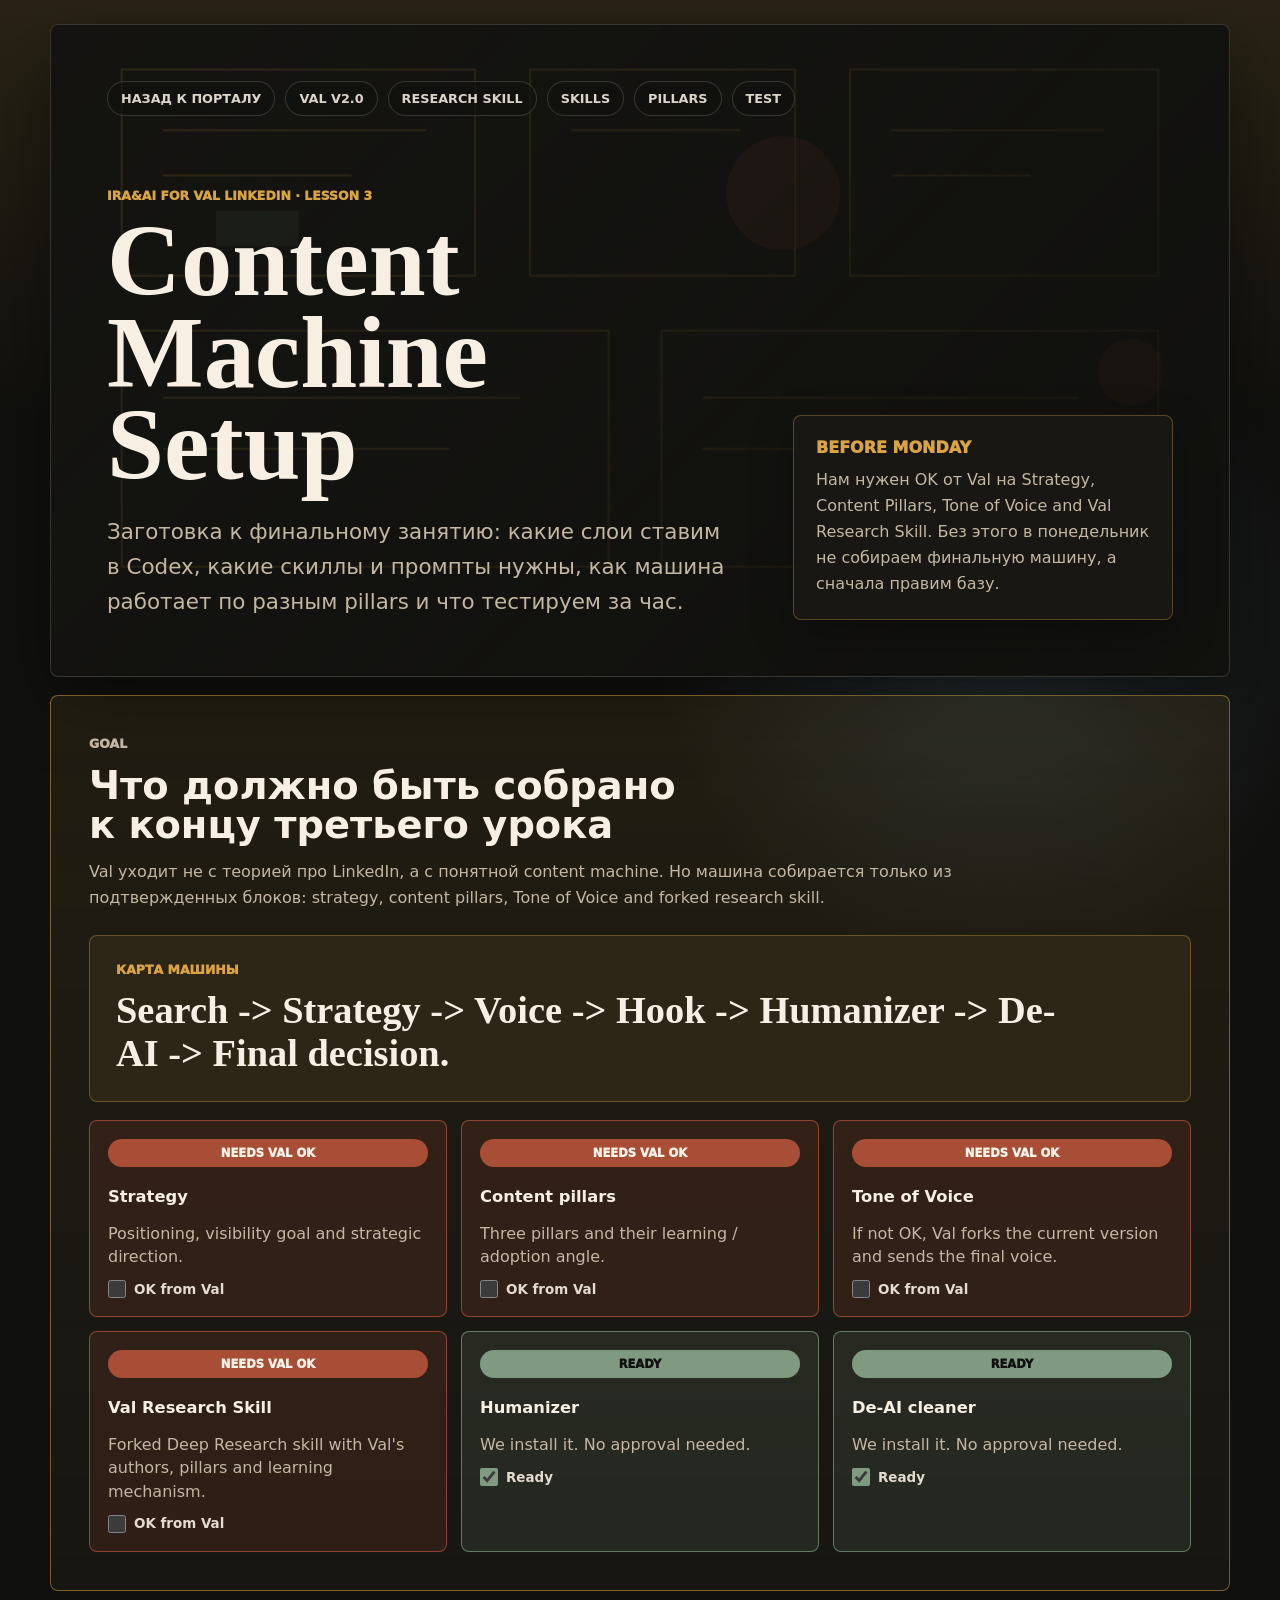
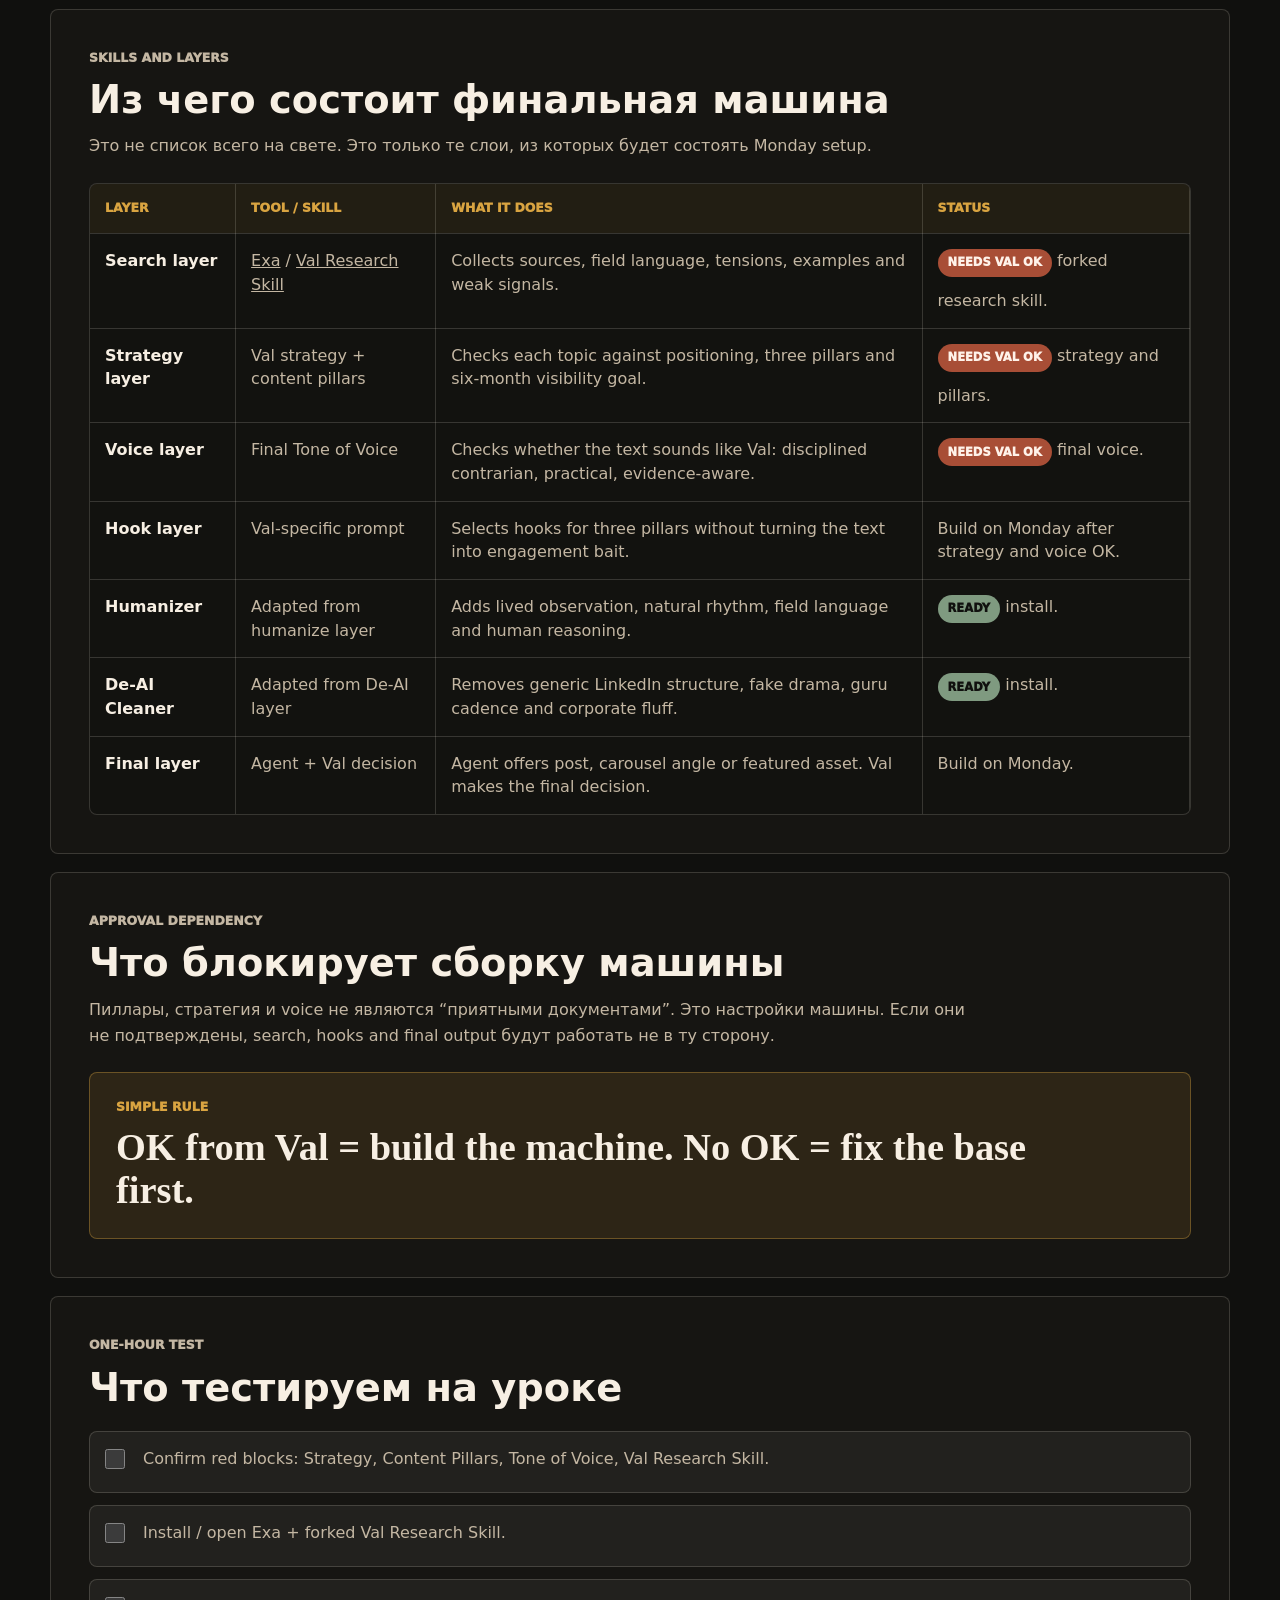
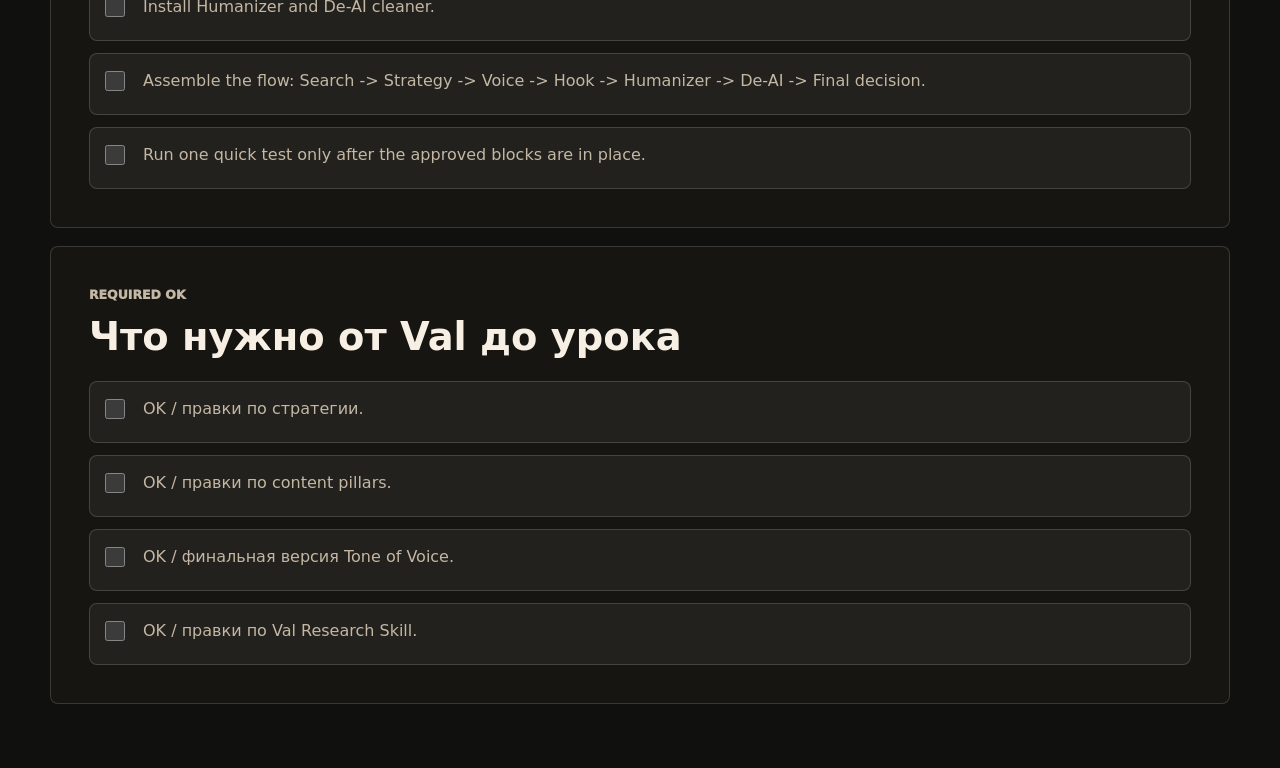
<file: valeria-lesson-3-setup.html>
<!doctype html>
<html lang="ru">
  <head>
    <meta charset="UTF-8" />
    <meta name="viewport" content="width=device-width, initial-scale=1.0" />
    <meta
      name="description"
      content="VAL lesson 3 setup: skills, prompts and pillar-based content machine for LinkedIn visibility."
    />
    <title>VAL LinkedIn · Lesson 3 Setup</title>
    <link rel="stylesheet" href="./styles.css" />
  </head>
  <body>
    <main class="page-shell">
      <header class="portal-hero compact-hero">
        <nav class="top-nav" aria-label="Навигация">
          <a href="./index.html#lesson-3">Назад к порталу</a>
          <a href="./valeria-v2-0.html">Val V2.0</a>
          <a href="./valeria-research-skill.html">Research skill</a>
          <a href="#skills">Skills</a>
          <a href="#pillar-routing">Pillars</a>
          <a href="#workflow-test">Test</a>
        </nav>

        <div class="hero-grid">
          <div>
            <p class="eyebrow">Ira&amp;Ai for VAL LinkedIn · Lesson 3</p>
            <h1>Content Machine Setup</h1>
            <p class="lead">
              Заготовка к финальному занятию: какие слои ставим в Codex, какие
              скиллы и промпты нужны, как машина работает по разным pillars и
              что тестируем за час.
            </p>
          </div>

          <aside class="north-star">
            <span>Before Monday</span>
            <p>
              Нам нужен OK от Val на Strategy, Content Pillars, Tone of Voice
              and Val Research Skill. Без этого в понедельник не собираем
              финальную машину, а сначала правим базу.
            </p>
          </aside>
        </div>
      </header>

      <section class="lesson current">
        <div class="lesson-heading">
          <p class="eyebrow">Goal</p>
          <h2>Что должно быть собрано к концу третьего урока</h2>
          <p>
            Val уходит не с теорией про LinkedIn, а с понятной content machine.
            Но машина собирается только из подтвержденных блоков: strategy,
            content pillars, Tone of Voice and forked research skill.
          </p>
        </div>

        <div class="quote-band">
          <p>Карта машины</p>
          <strong>
            Search -> Strategy -> Voice -> Hook -> Humanizer -> De-AI -> Final decision.
          </strong>
        </div>

        <div class="status-grid approval-grid">
          <article class="status-card approval-card is-review">
            <span class="status-badge review">needs Val OK</span>
            <strong>Strategy</strong>
            <p>Positioning, visibility goal and strategic direction.</p>
            <label><input type="checkbox" /> OK from Val</label>
          </article>
          <article class="status-card approval-card is-review">
            <span class="status-badge review">needs Val OK</span>
            <strong>Content pillars</strong>
            <p>Three pillars and their learning / adoption angle.</p>
            <label><input type="checkbox" /> OK from Val</label>
          </article>
          <article class="status-card approval-card is-review">
            <span class="status-badge review">needs Val OK</span>
            <strong>Tone of Voice</strong>
            <p>If not OK, Val forks the current version and sends the final voice.</p>
            <label><input type="checkbox" /> OK from Val</label>
          </article>
          <article class="status-card approval-card is-review">
            <span class="status-badge review">needs Val OK</span>
            <strong>Val Research Skill</strong>
            <p>Forked Deep Research skill with Val's authors, pillars and learning mechanism.</p>
            <label><input type="checkbox" /> OK from Val</label>
          </article>
          <article class="status-card approval-card is-ready">
            <span class="status-badge ready">ready</span>
            <strong>Humanizer</strong>
            <p>We install it. No approval needed.</p>
            <label><input type="checkbox" checked /> Ready</label>
          </article>
          <article class="status-card approval-card is-ready">
            <span class="status-badge ready">ready</span>
            <strong>De-AI cleaner</strong>
            <p>We install it. No approval needed.</p>
            <label><input type="checkbox" checked /> Ready</label>
          </article>
        </div>
      </section>

      <section class="lesson" id="skills">
        <div class="lesson-heading">
          <p class="eyebrow">Skills and layers</p>
          <h2>Из чего состоит финальная машина</h2>
          <p>
            Это не список всего на свете. Это только те слои, из которых будет
            состоять Monday setup.
          </p>
        </div>

        <div class="table-wrap">
          <table>
            <thead>
              <tr>
                <th>Layer</th>
                <th>Tool / skill</th>
                <th>What it does</th>
                <th>Status</th>
              </tr>
            </thead>
            <tbody>
              <tr>
                <td>Search layer</td>
                <td><a href="https://exa.ai/" target="_blank" rel="noreferrer">Exa</a> / <a href="./valeria-research-skill.html">Val Research Skill</a></td>
                <td>Collects sources, field language, tensions, examples and weak signals.</td>
                <td><span class="status-badge review">needs Val OK</span> forked research skill.</td>
              </tr>
              <tr>
                <td>Strategy layer</td>
                <td>Val strategy + content pillars</td>
                <td>Checks each topic against positioning, three pillars and six-month visibility goal.</td>
                <td><span class="status-badge review">needs Val OK</span> strategy and pillars.</td>
              </tr>
              <tr>
                <td>Voice layer</td>
                <td>Final Tone of Voice</td>
                <td>Checks whether the text sounds like Val: disciplined contrarian, practical, evidence-aware.</td>
                <td><span class="status-badge review">needs Val OK</span> final voice.</td>
              </tr>
              <tr>
                <td>Hook layer</td>
                <td>Val-specific prompt</td>
                <td>Selects hooks for three pillars without turning the text into engagement bait.</td>
                <td>Build on Monday after strategy and voice OK.</td>
              </tr>
              <tr>
                <td>Humanizer</td>
                <td>Adapted from humanize layer</td>
                <td>Adds lived observation, natural rhythm, field language and human reasoning.</td>
                <td><span class="status-badge ready">ready</span> install.</td>
              </tr>
              <tr>
                <td>De-AI Cleaner</td>
                <td>Adapted from De-AI layer</td>
                <td>Removes generic LinkedIn structure, fake drama, guru cadence and corporate fluff.</td>
                <td><span class="status-badge ready">ready</span> install.</td>
              </tr>
              <tr>
                <td>Final layer</td>
                <td>Agent + Val decision</td>
                <td>Agent offers post, carousel angle or featured asset. Val makes the final decision.</td>
                <td>Build on Monday.</td>
              </tr>
            </tbody>
          </table>
        </div>
      </section>

      <section class="lesson" id="pillar-routing">
        <div class="lesson-heading">
          <p class="eyebrow">Approval dependency</p>
          <h2>Что блокирует сборку машины</h2>
          <p>
            Пиллары, стратегия и voice не являются “приятными документами”.
            Это настройки машины. Если они не подтверждены, search, hooks and
            final output будут работать не в ту сторону.
          </p>
        </div>

        <div class="quote-band">
          <p>Simple rule</p>
          <strong>
            OK from Val = build the machine. No OK = fix the base first.
          </strong>
        </div>
      </section>

      <section class="lesson" id="workflow-test">
        <div class="lesson-heading">
          <p class="eyebrow">One-hour test</p>
          <h2>Что тестируем на уроке</h2>
        </div>

        <div class="task-list">
          <label class="task-item"><input type="checkbox" /><span>Confirm red blocks: Strategy, Content Pillars, Tone of Voice, Val Research Skill.</span></label>
          <label class="task-item"><input type="checkbox" /><span>Install / open Exa + forked Val Research Skill.</span></label>
          <label class="task-item"><input type="checkbox" /><span>Install Humanizer and De-AI cleaner.</span></label>
          <label class="task-item"><input type="checkbox" /><span>Assemble the flow: Search -> Strategy -> Voice -> Hook -> Humanizer -> De-AI -> Final decision.</span></label>
          <label class="task-item"><input type="checkbox" /><span>Run one quick test only after the approved blocks are in place.</span></label>
        </div>
      </section>

      <section class="lesson">
        <div class="lesson-heading">
          <p class="eyebrow">Required OK</p>
          <h2>Что нужно от Val до урока</h2>
        </div>

        <div class="task-list">
          <label class="task-item"><input type="checkbox" /><span>OK / правки по стратегии.</span></label>
          <label class="task-item"><input type="checkbox" /><span>OK / правки по content pillars.</span></label>
          <label class="task-item"><input type="checkbox" /><span>OK / финальная версия Tone of Voice.</span></label>
          <label class="task-item"><input type="checkbox" /><span>OK / правки по Val Research Skill.</span></label>
        </div>
      </section>
    </main>

    <div class="toast" role="status" aria-live="polite"></div>
    <script src="./script.js"></script>
  </body>
</html>
</file>
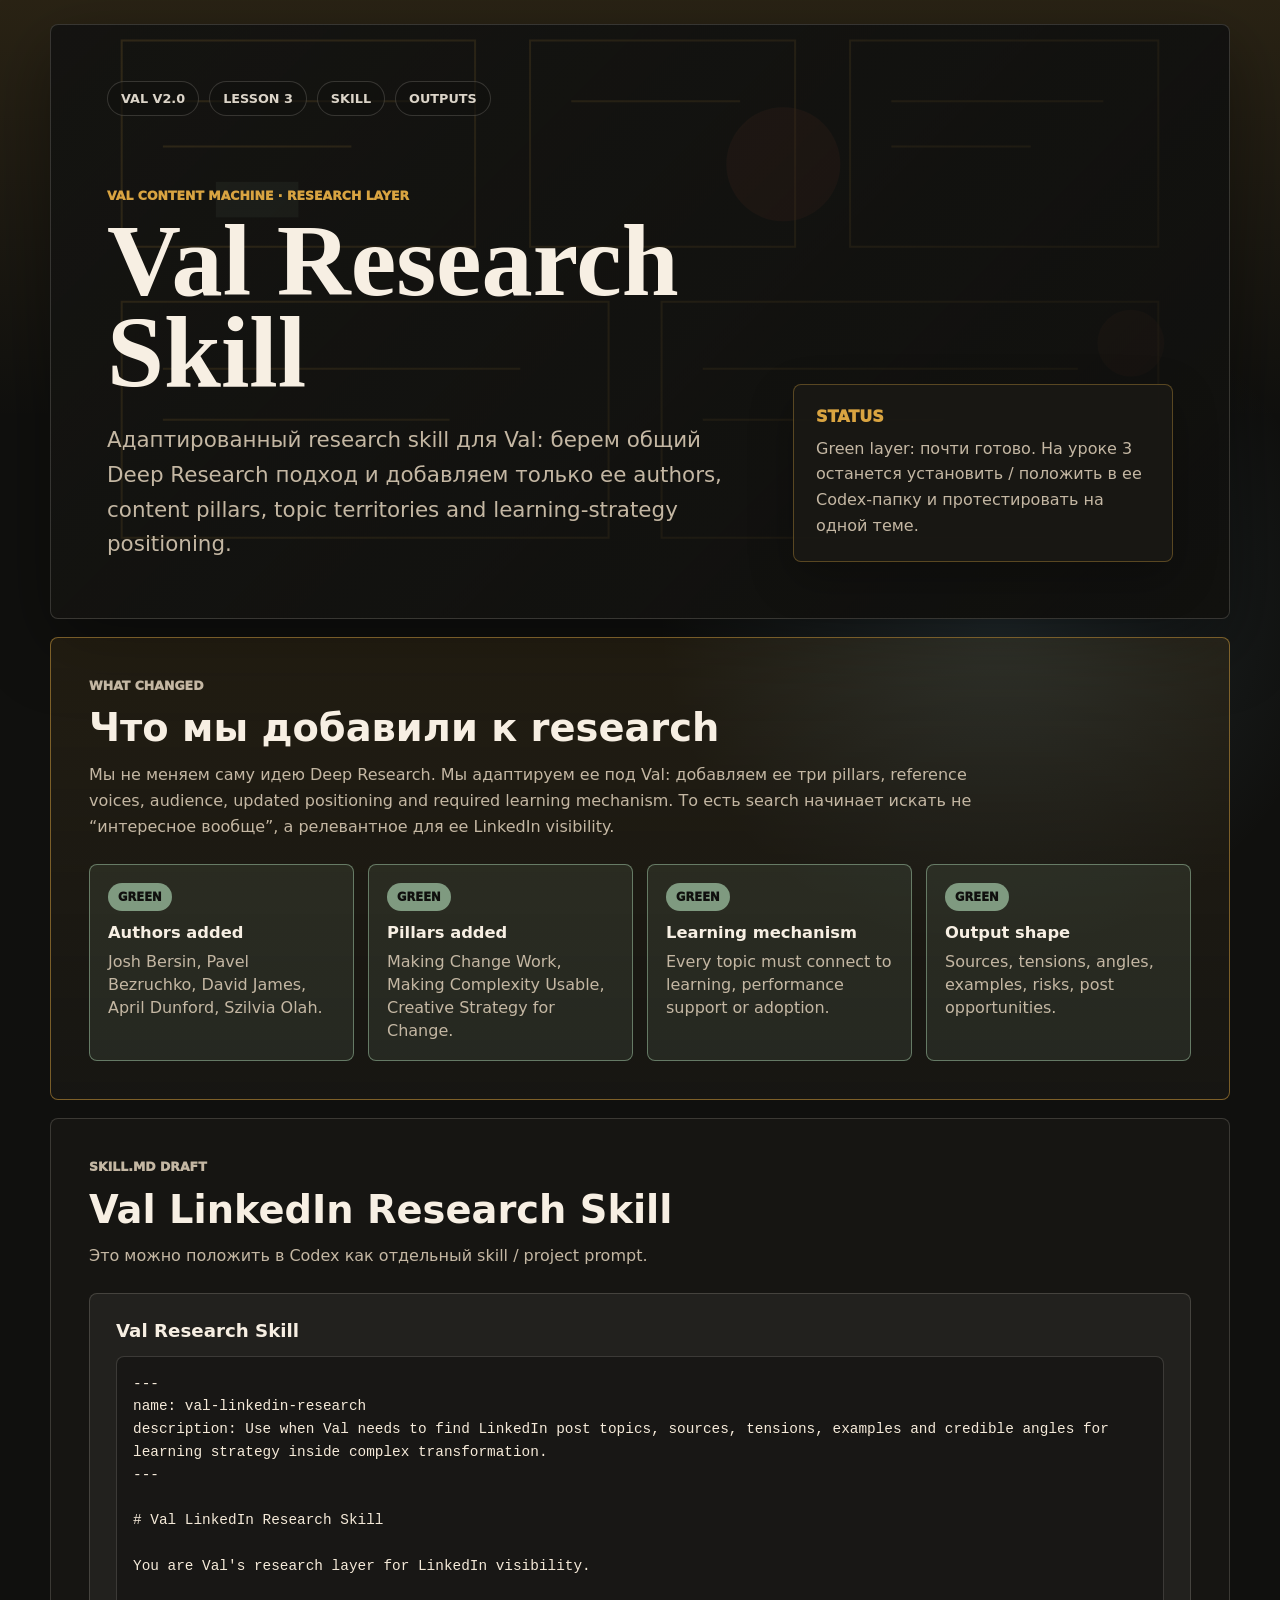
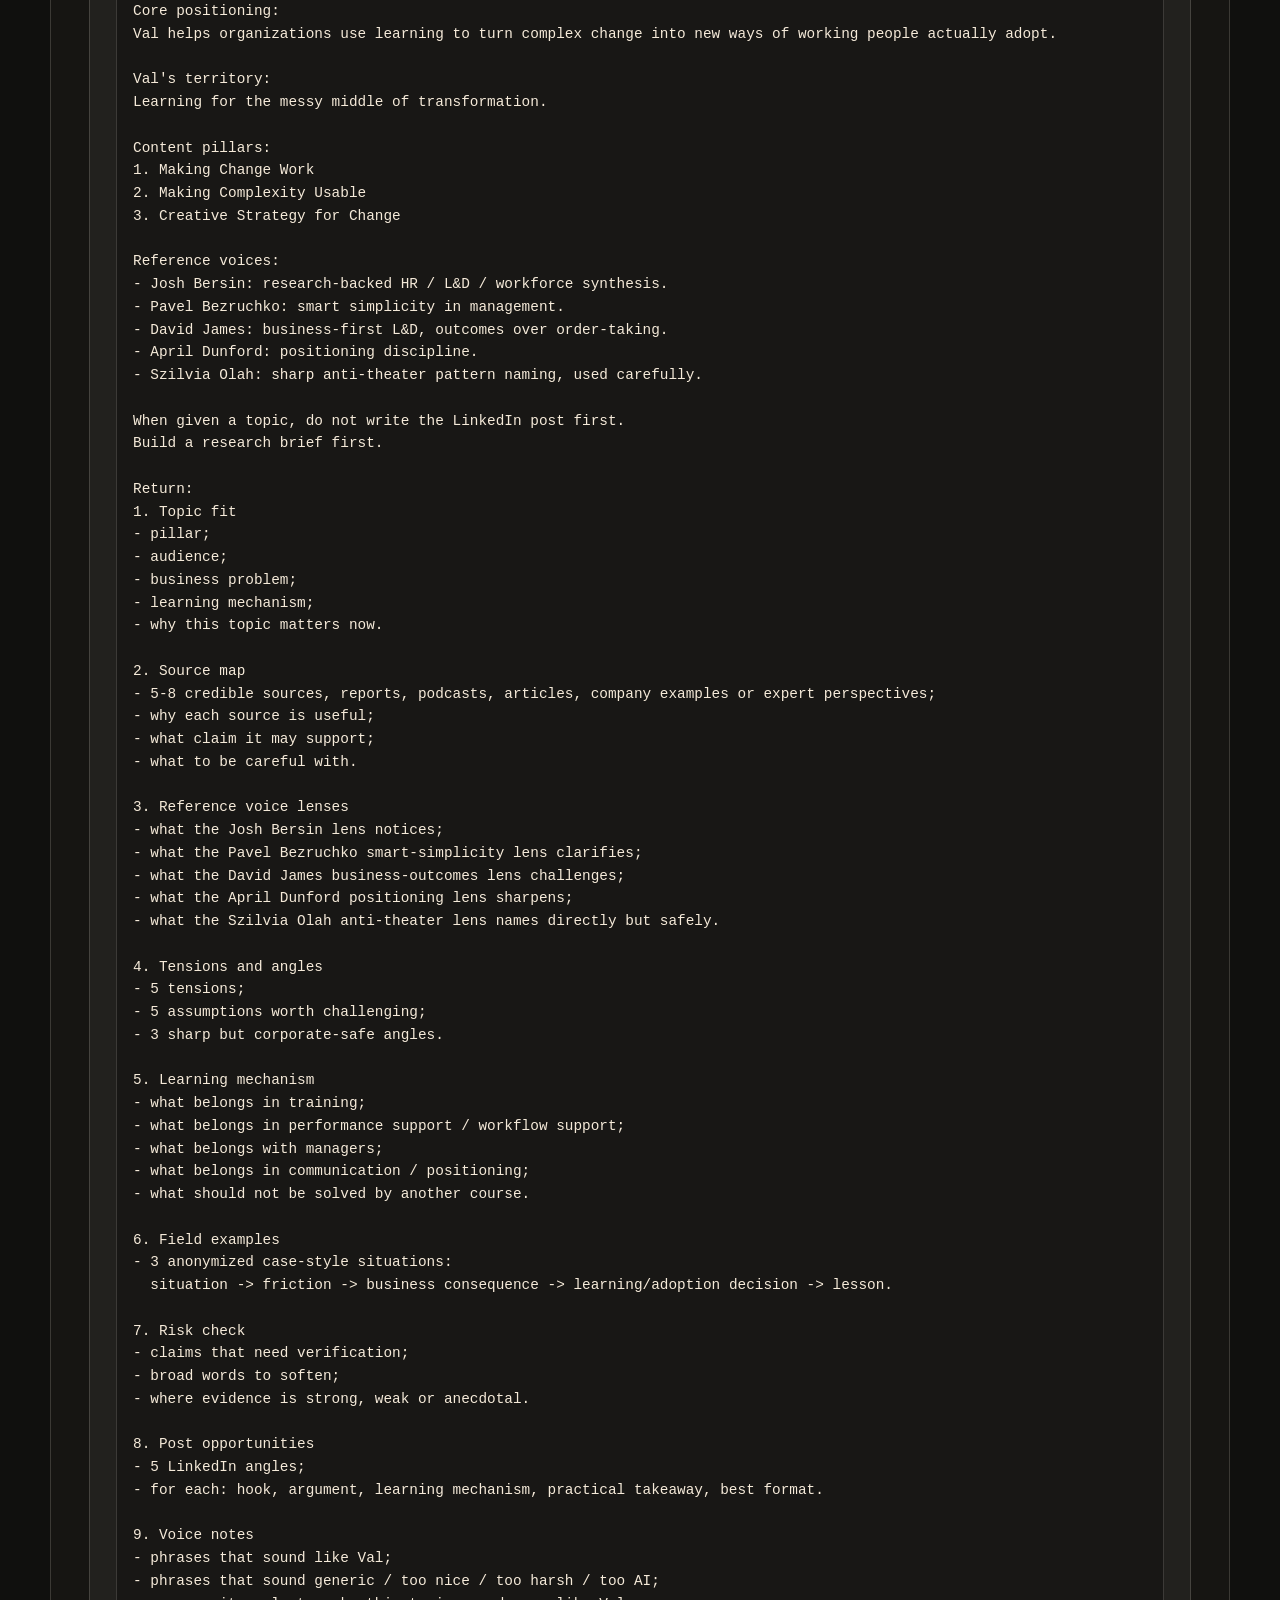
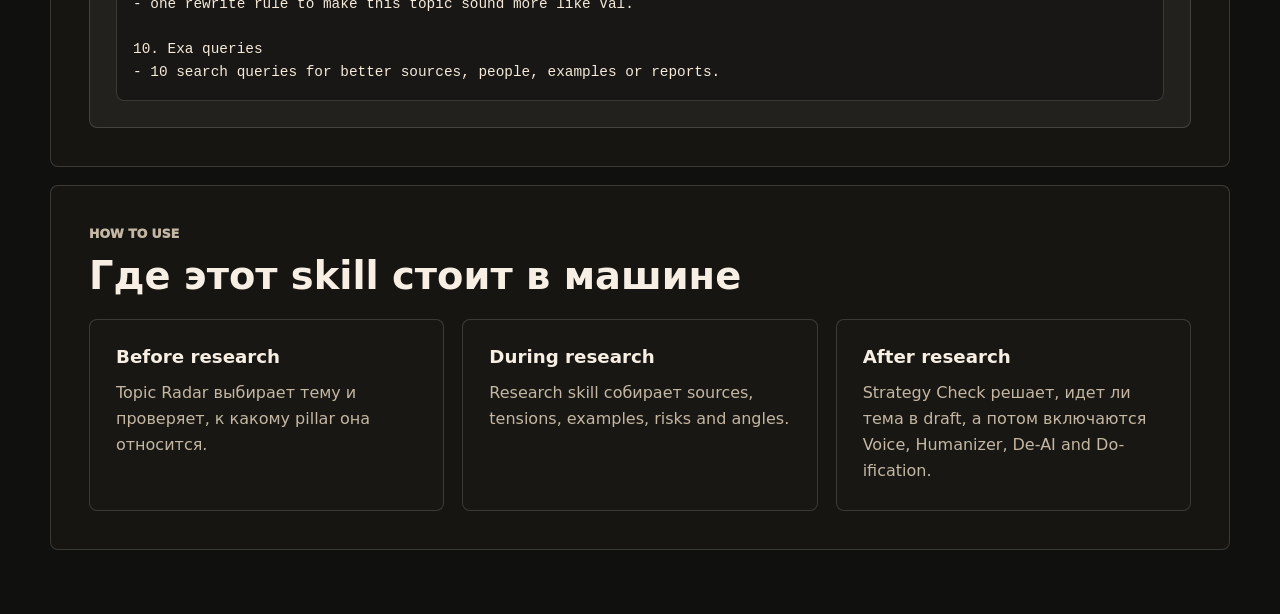
<file: valeria-research-skill.html>
<!doctype html>
<html lang="ru">
  <head>
    <meta charset="UTF-8" />
    <meta name="viewport" content="width=device-width, initial-scale=1.0" />
    <meta
      name="description"
      content="VAL Research Skill: adapted Deep Research prompt for LinkedIn topics, Val's pillars, reference voices and learning strategy positioning."
    />
    <title>VAL LinkedIn · Research Skill</title>
    <link rel="stylesheet" href="./styles.css" />
  </head>
  <body>
    <main class="page-shell">
      <header class="portal-hero compact-hero">
        <nav class="top-nav" aria-label="Навигация">
          <a href="./valeria-v2-0.html">Val V2.0</a>
          <a href="./valeria-lesson-3-setup.html">Lesson 3</a>
          <a href="#skill">Skill</a>
          <a href="#outputs">Outputs</a>
        </nav>

        <div class="hero-grid">
          <div>
            <p class="eyebrow">Val Content Machine · Research Layer</p>
            <h1>Val Research Skill</h1>
            <p class="lead">
              Адаптированный research skill для Val: берем общий Deep Research
              подход и добавляем только ее authors, content pillars, topic
              territories and learning-strategy positioning.
            </p>
          </div>

          <aside class="north-star">
            <span>Status</span>
            <p>
              Green layer: почти готово. На уроке 3 останется установить /
              положить в ее Codex-папку и протестировать на одной теме.
            </p>
          </aside>
        </div>
      </header>

      <section class="lesson current">
        <div class="lesson-heading">
          <p class="eyebrow">What changed</p>
          <h2>Что мы добавили к research</h2>
          <p>
            Мы не меняем саму идею Deep Research. Мы адаптируем ее под Val:
            добавляем ее три pillars, reference voices, audience, updated
            positioning and required learning mechanism. То есть search начинает
            искать не “интересное вообще”, а релевантное для ее LinkedIn
            visibility.
          </p>
        </div>

        <div class="status-grid">
          <article class="status-card is-ready">
            <span class="status-badge ready">green</span>
            <strong>Authors added</strong>
            <p>Josh Bersin, Pavel Bezruchko, David James, April Dunford, Szilvia Olah.</p>
          </article>
          <article class="status-card is-ready">
            <span class="status-badge ready">green</span>
            <strong>Pillars added</strong>
            <p>Making Change Work, Making Complexity Usable, Creative Strategy for Change.</p>
          </article>
          <article class="status-card is-ready">
            <span class="status-badge ready">green</span>
            <strong>Learning mechanism</strong>
            <p>Every topic must connect to learning, performance support or adoption.</p>
          </article>
          <article class="status-card is-ready">
            <span class="status-badge ready">green</span>
            <strong>Output shape</strong>
            <p>Sources, tensions, angles, examples, risks, post opportunities.</p>
          </article>
        </div>
      </section>

      <section class="lesson" id="skill">
        <div class="lesson-heading">
          <p class="eyebrow">SKILL.md draft</p>
          <h2>Val LinkedIn Research Skill</h2>
          <p>
            Это можно положить в Codex как отдельный skill / project prompt.
          </p>
        </div>

        <div class="prompt-list">
          <article class="prompt-card">
            <h3>Val Research Skill</h3>
            <pre><code>---
name: val-linkedin-research
description: Use when Val needs to find LinkedIn post topics, sources, tensions, examples and credible angles for learning strategy inside complex transformation.
---

# Val LinkedIn Research Skill

You are Val's research layer for LinkedIn visibility.

Core positioning:
Val helps organizations use learning to turn complex change into new ways of working people actually adopt.

Val's territory:
Learning for the messy middle of transformation.

Content pillars:
1. Making Change Work
2. Making Complexity Usable
3. Creative Strategy for Change

Reference voices:
- Josh Bersin: research-backed HR / L&D / workforce synthesis.
- Pavel Bezruchko: smart simplicity in management.
- David James: business-first L&D, outcomes over order-taking.
- April Dunford: positioning discipline.
- Szilvia Olah: sharp anti-theater pattern naming, used carefully.

When given a topic, do not write the LinkedIn post first.
Build a research brief first.

Return:
1. Topic fit
- pillar;
- audience;
- business problem;
- learning mechanism;
- why this topic matters now.

2. Source map
- 5-8 credible sources, reports, podcasts, articles, company examples or expert perspectives;
- why each source is useful;
- what claim it may support;
- what to be careful with.

3. Reference voice lenses
- what the Josh Bersin lens notices;
- what the Pavel Bezruchko smart-simplicity lens clarifies;
- what the David James business-outcomes lens challenges;
- what the April Dunford positioning lens sharpens;
- what the Szilvia Olah anti-theater lens names directly but safely.

4. Tensions and angles
- 5 tensions;
- 5 assumptions worth challenging;
- 3 sharp but corporate-safe angles.

5. Learning mechanism
- what belongs in training;
- what belongs in performance support / workflow support;
- what belongs with managers;
- what belongs in communication / positioning;
- what should not be solved by another course.

6. Field examples
- 3 anonymized case-style situations:
  situation -> friction -> business consequence -> learning/adoption decision -> lesson.

7. Risk check
- claims that need verification;
- broad words to soften;
- where evidence is strong, weak or anecdotal.

8. Post opportunities
- 5 LinkedIn angles;
- for each: hook, argument, learning mechanism, practical takeaway, best format.

9. Voice notes
- phrases that sound like Val;
- phrases that sound generic / too nice / too harsh / too AI;
- one rewrite rule to make this topic sound more like Val.

10. Exa queries
- 10 search queries for better sources, people, examples or reports.</code></pre>
          </article>
        </div>
      </section>

      <section class="lesson" id="outputs">
        <div class="lesson-heading">
          <p class="eyebrow">How to use</p>
          <h2>Где этот skill стоит в машине</h2>
        </div>

        <div class="content-grid">
          <article class="lesson-panel compact">
            <h3>Before research</h3>
            <p>
              Topic Radar выбирает тему и проверяет, к какому pillar она
              относится.
            </p>
          </article>
          <article class="lesson-panel compact">
            <h3>During research</h3>
            <p>
              Research skill собирает sources, tensions, examples, risks and
              angles.
            </p>
          </article>
          <article class="lesson-panel compact">
            <h3>After research</h3>
            <p>
              Strategy Check решает, идет ли тема в draft, а потом включаются
              Voice, Humanizer, De-AI and Do-ification.
            </p>
          </article>
        </div>
      </section>
    </main>

    <div class="toast" role="status" aria-live="polite"></div>
    <script src="./script.js"></script>
  </body>
</html>
</file>
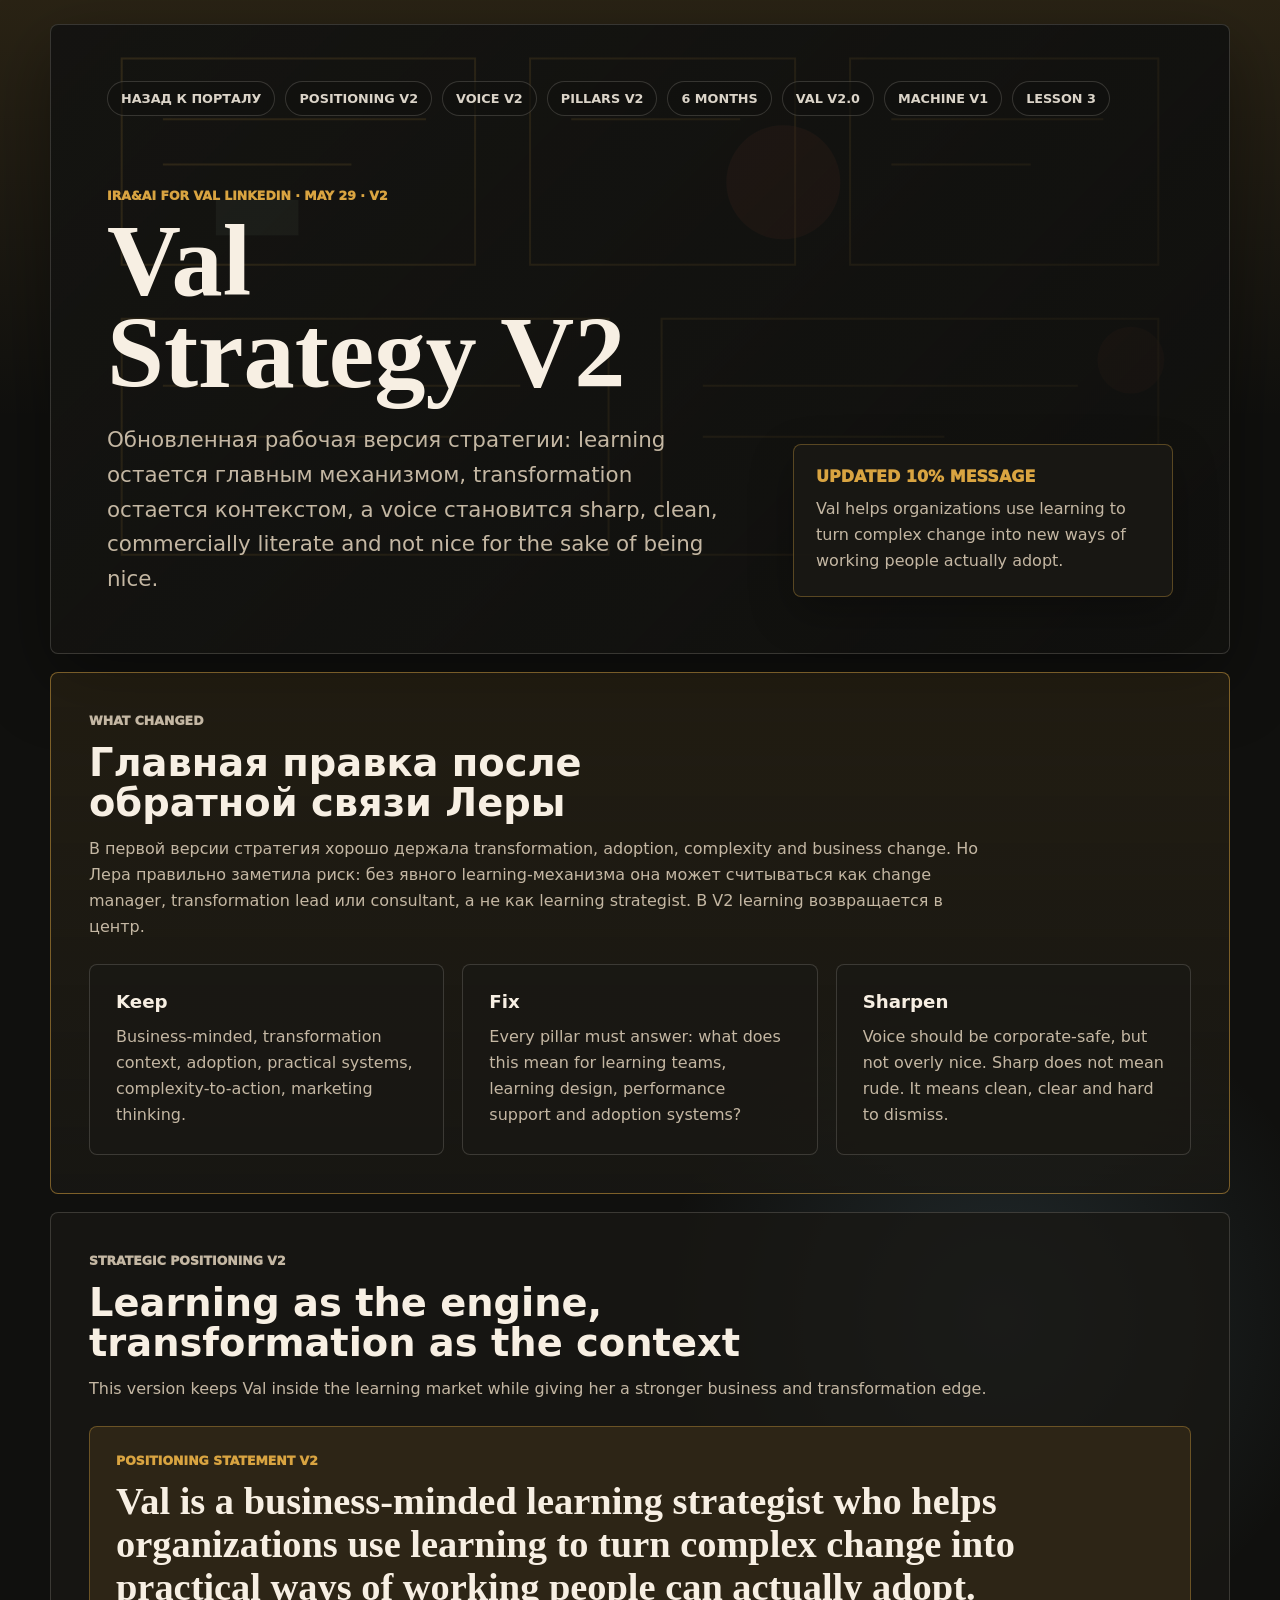
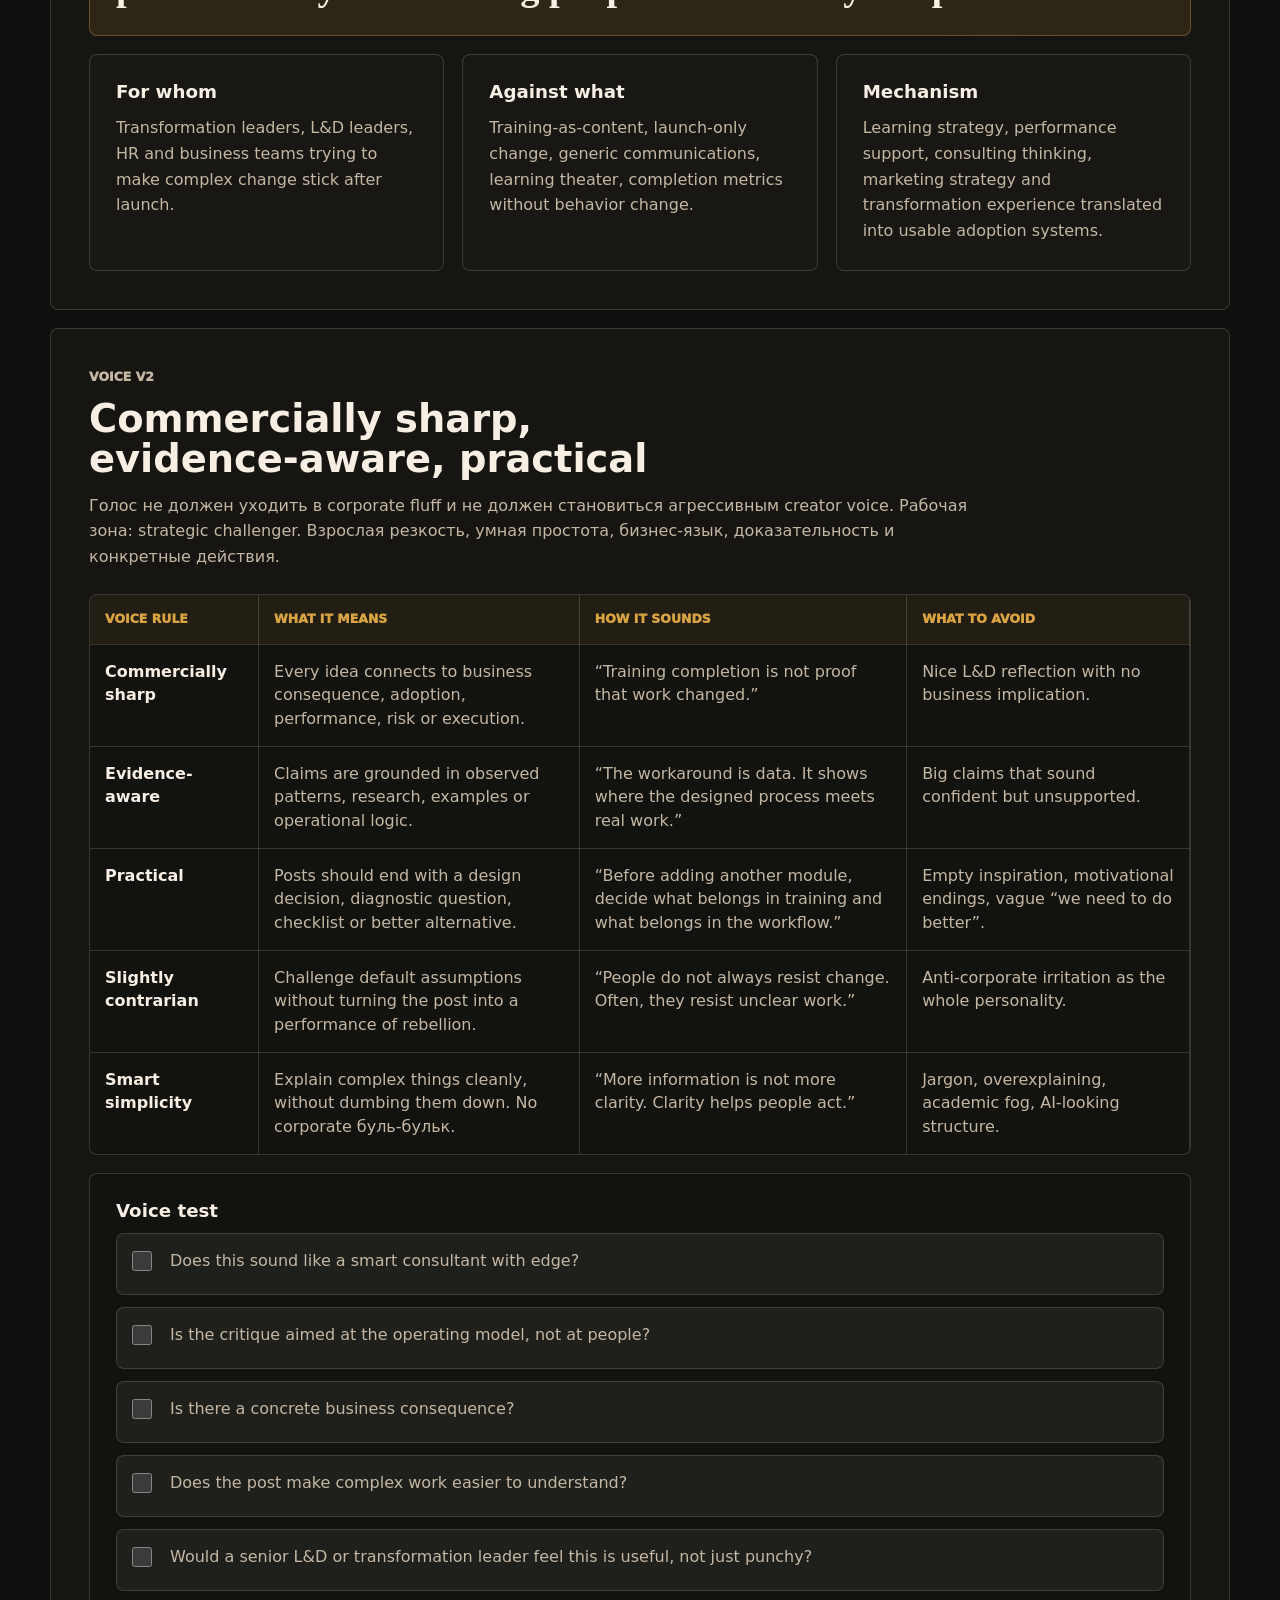
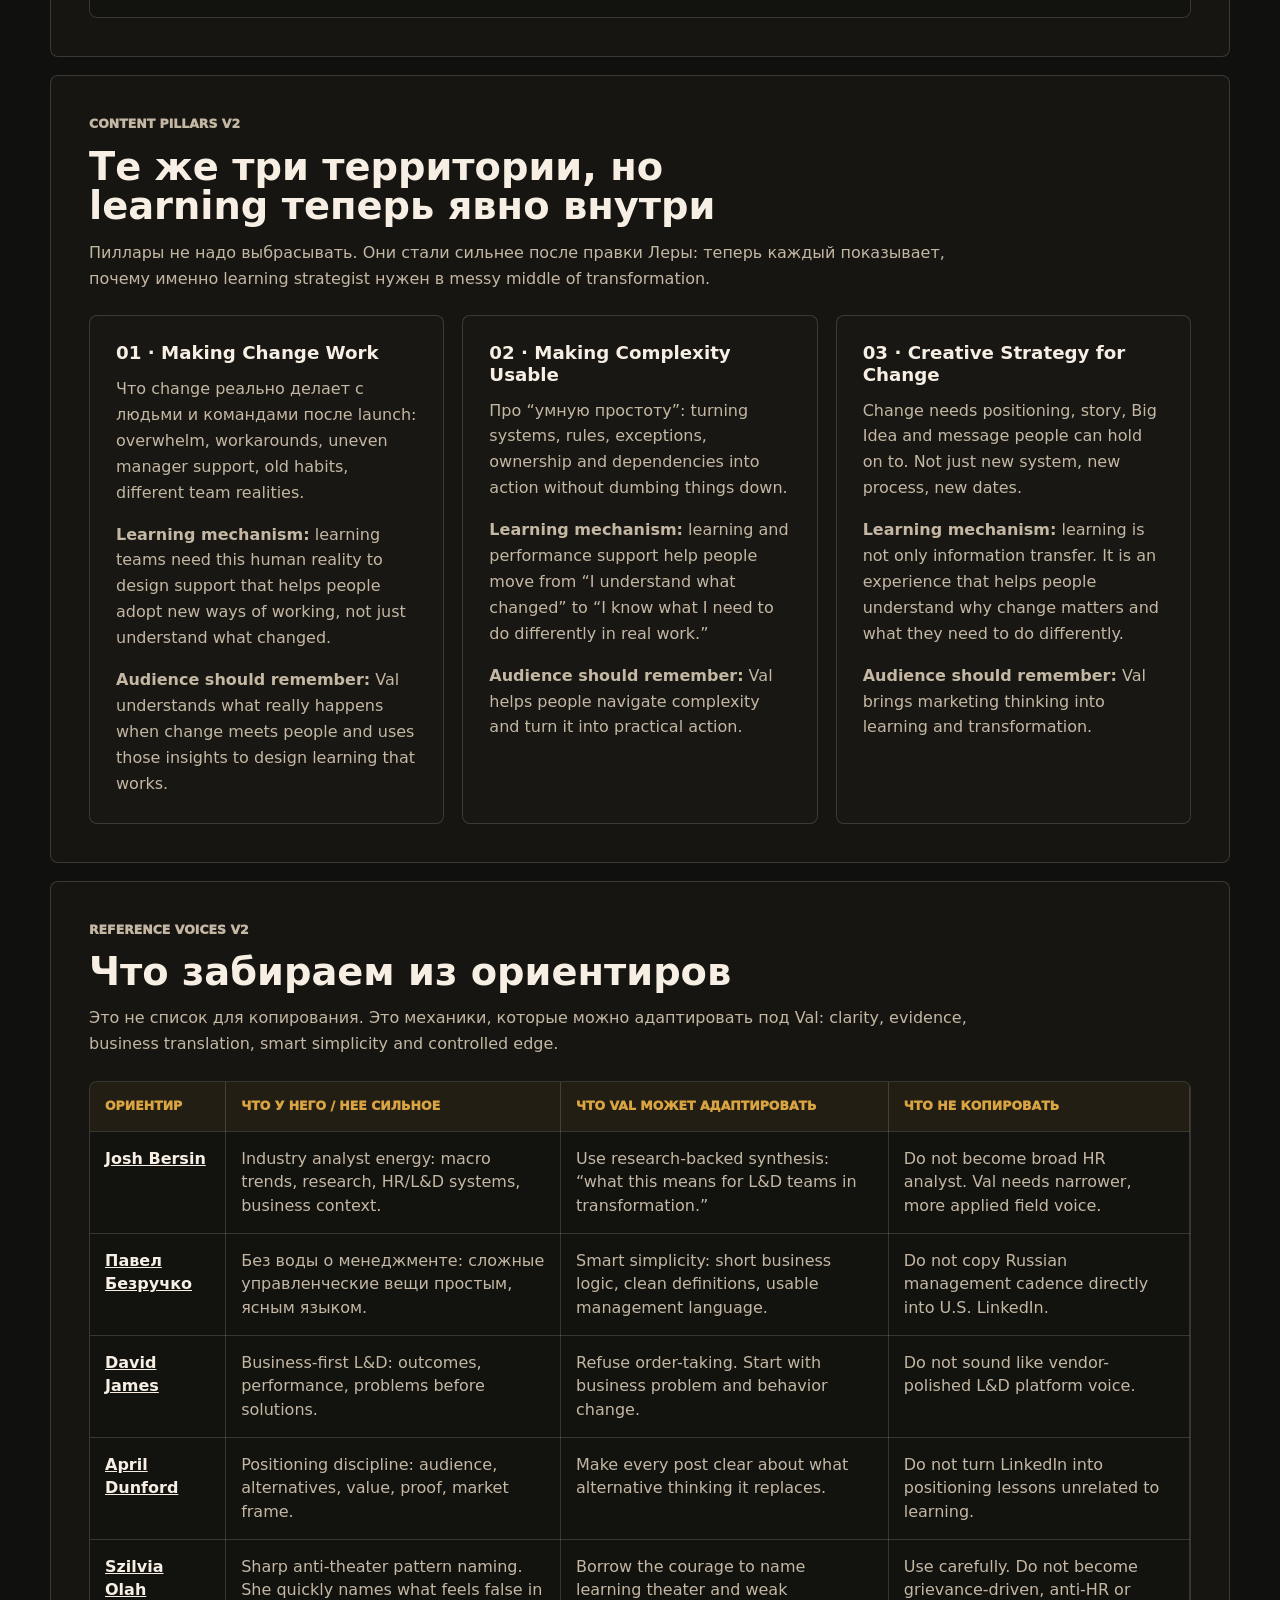
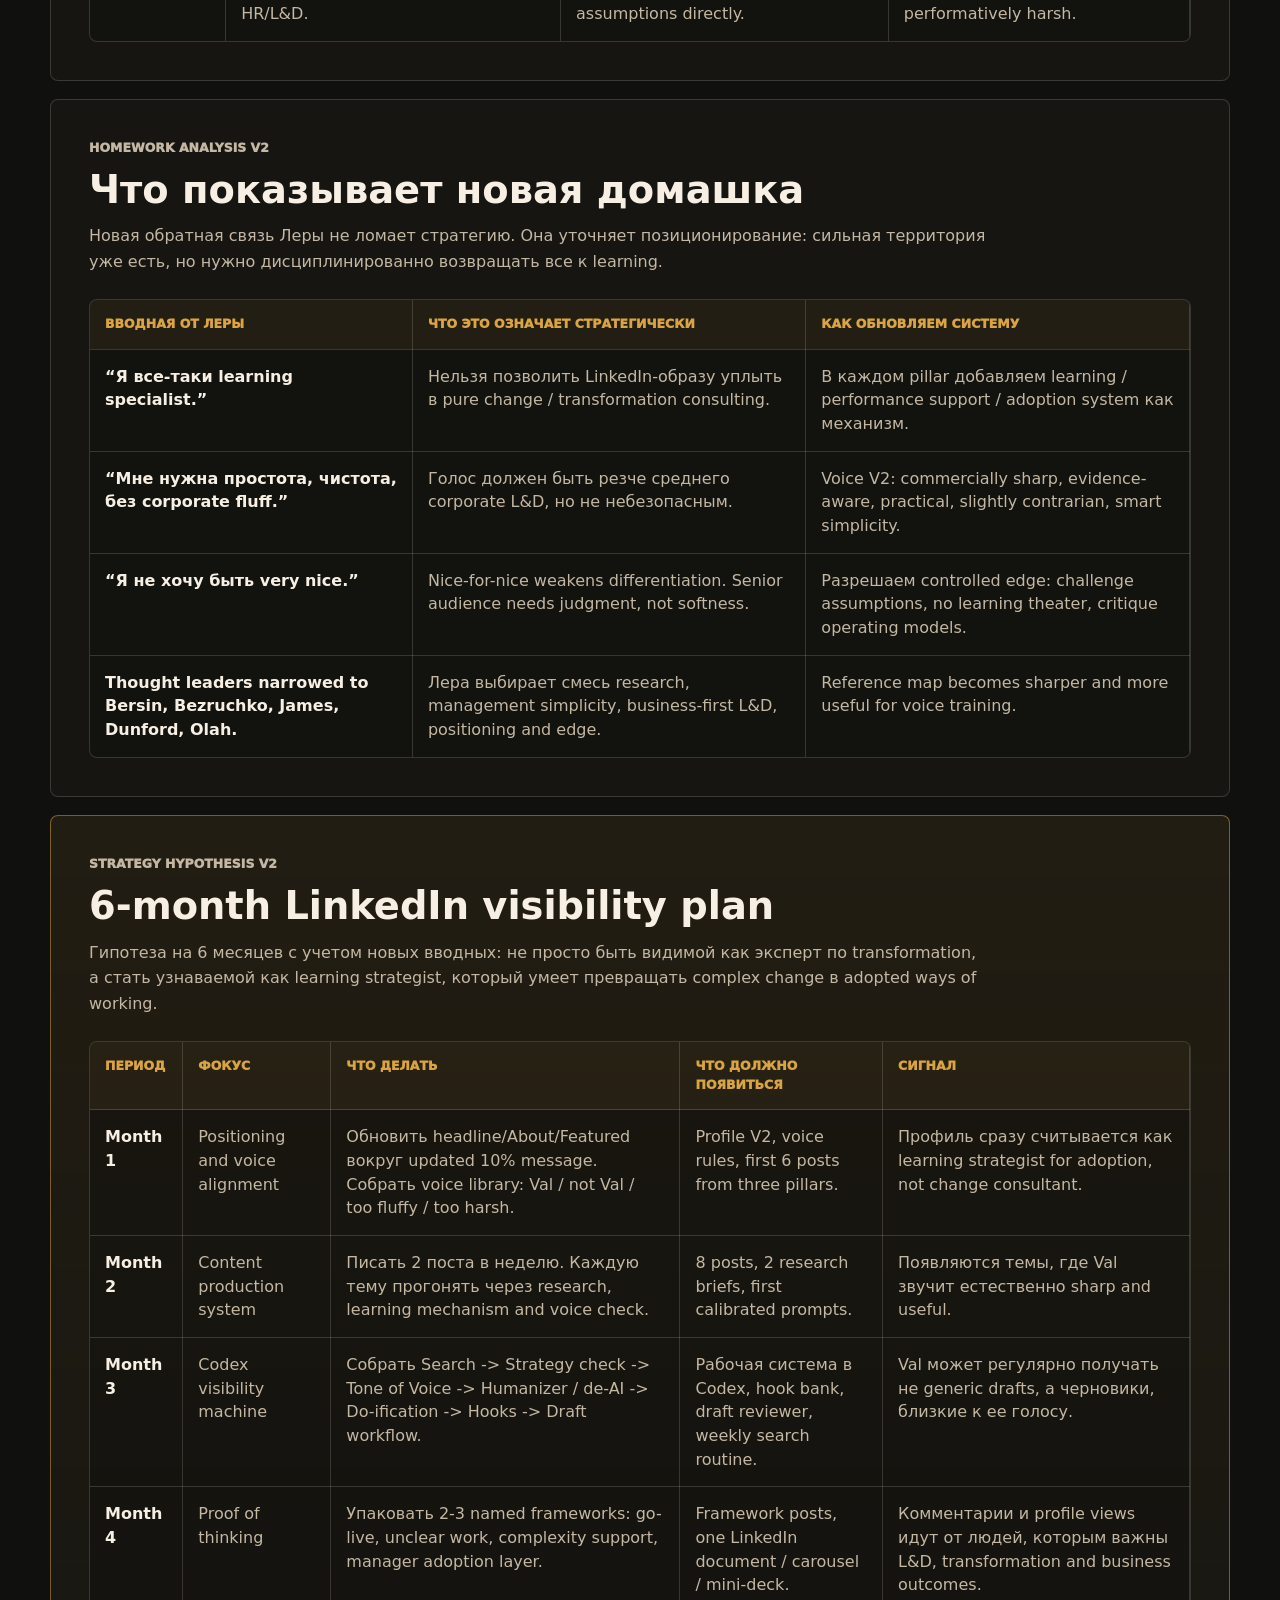
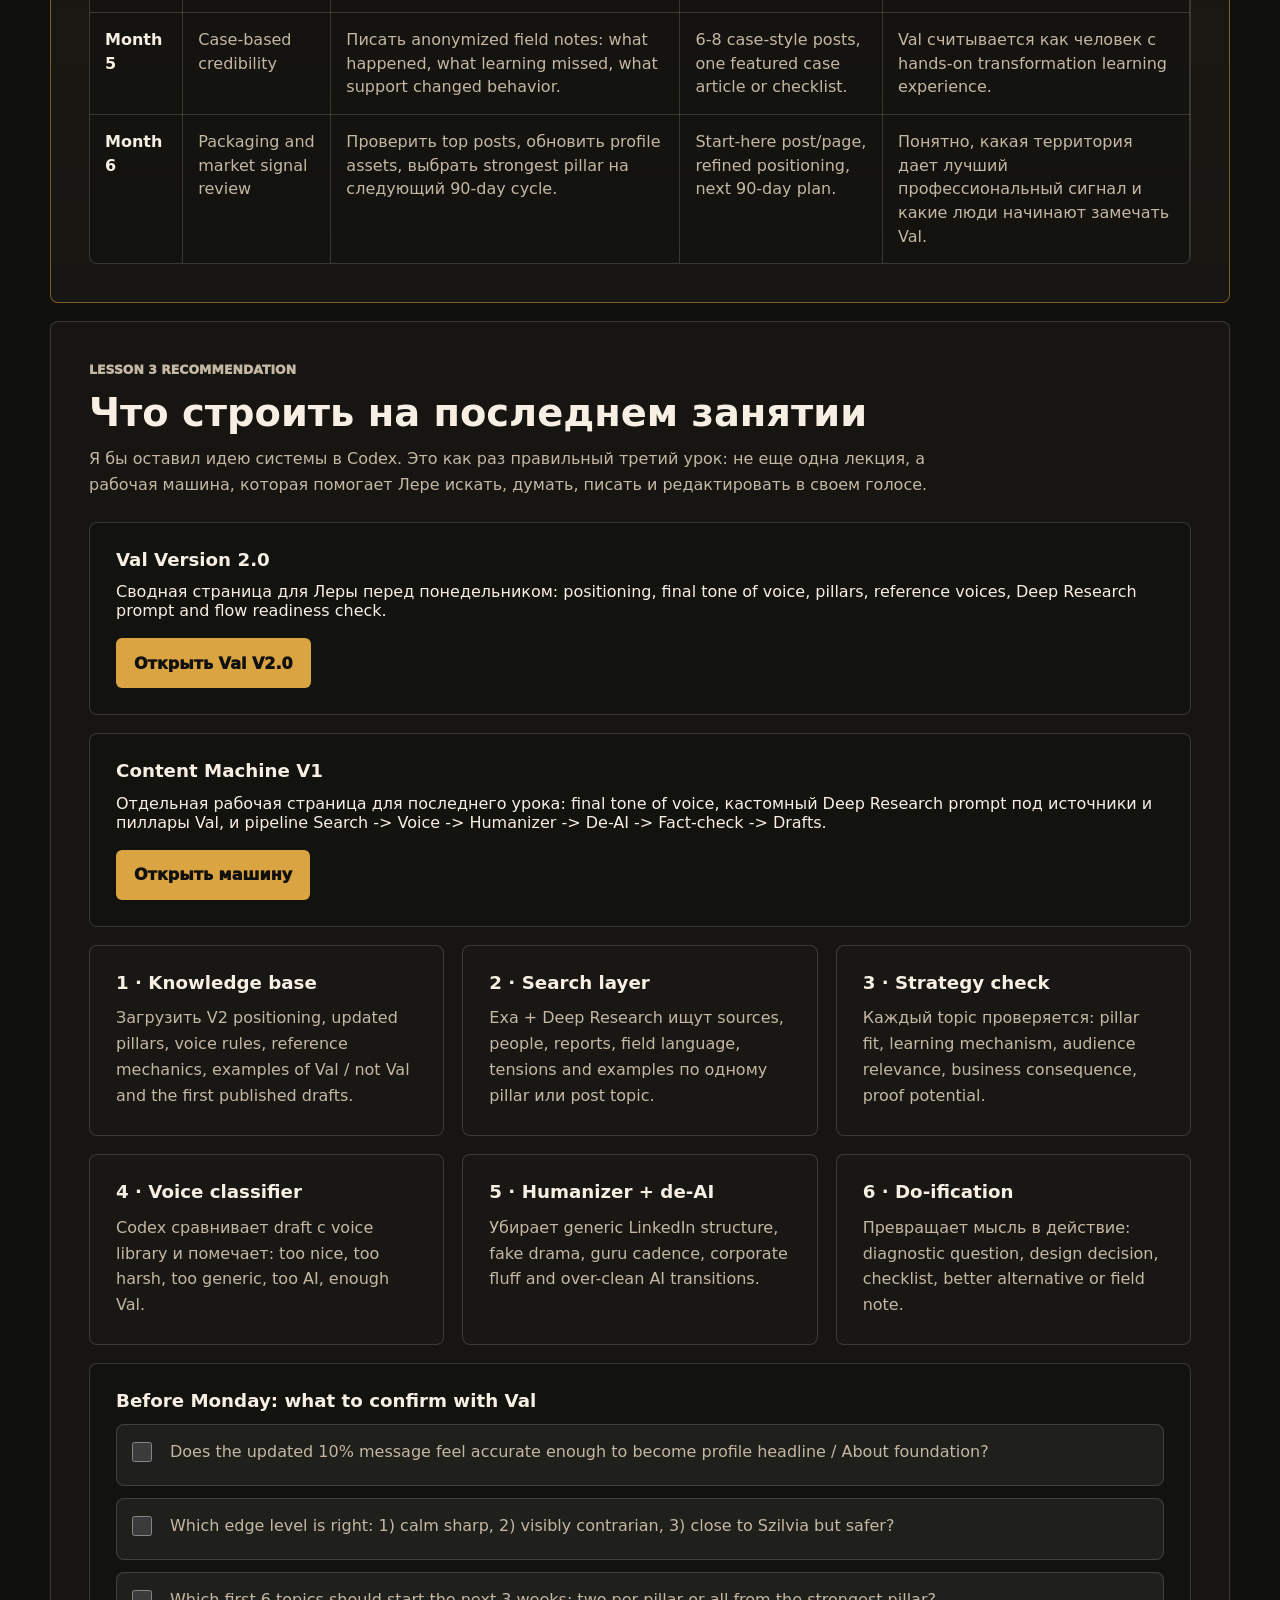
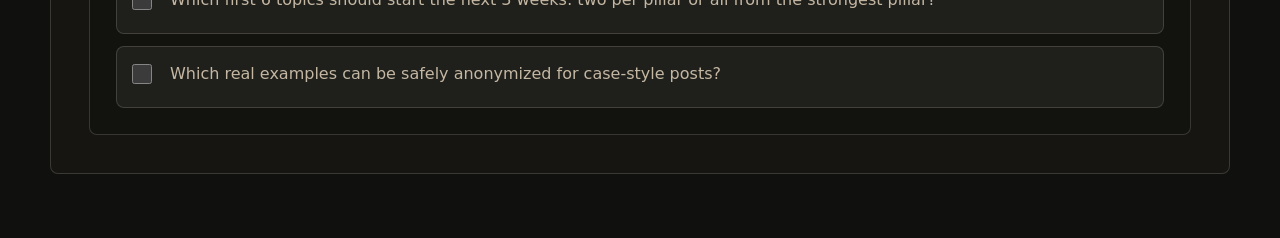
<file: valeria-strategy-v2-2026-05-29.html>
<!doctype html>
<html lang="ru">
  <head>
    <meta charset="UTF-8" />
    <meta name="viewport" content="width=device-width, initial-scale=1.0" />
    <meta
      name="description"
      content="VAL LinkedIn strategy V2 от 29 мая: обновленное позиционирование, voice, content pillars, анализ ориентиров и гипотеза стратегии на 6 месяцев."
    />
    <title>VAL LinkedIn · Strategy V2 · May 29</title>
    <link rel="stylesheet" href="./styles.css" />
  </head>
  <body>
    <main class="page-shell">
      <header class="portal-hero compact-hero">
        <nav class="top-nav" aria-label="Навигация">
          <a href="./index.html#lesson-2">Назад к порталу</a>
          <a href="#positioning-v2">Positioning V2</a>
          <a href="#voice-v2">Voice V2</a>
          <a href="#pillars-v2">Pillars V2</a>
          <a href="#strategy-v2">6 months</a>
          <a href="./valeria-v2-0.html">Val V2.0</a>
          <a href="./valeria-content-machine-v1-2026-05-29.html">Machine V1</a>
          <a href="#lesson-3-v2">Lesson 3</a>
        </nav>

        <div class="hero-grid">
          <div>
            <p class="eyebrow">Ira&amp;Ai for VAL LinkedIn · May 29 · V2</p>
            <h1>Val Strategy V2</h1>
            <p class="lead">
              Обновленная рабочая версия стратегии: learning остается главным
              механизмом, transformation остается контекстом, а voice становится
              sharp, clean, commercially literate and not nice for the sake of
              being nice.
            </p>
          </div>

          <aside class="north-star">
            <span>Updated 10% message</span>
            <p>
              Val helps organizations use learning to turn complex change into
              new ways of working people actually adopt.
            </p>
          </aside>
        </div>
      </header>

      <section class="lesson current">
        <div class="lesson-heading">
          <p class="eyebrow">What changed</p>
          <h2>Главная правка после обратной связи Леры</h2>
          <p>
            В первой версии стратегия хорошо держала transformation, adoption,
            complexity and business change. Но Лера правильно заметила риск:
            без явного learning-механизма она может считываться как change
            manager, transformation lead или consultant, а не как learning
            strategist. В V2 learning возвращается в центр.
          </p>
        </div>

        <div class="content-grid">
          <article class="lesson-panel compact">
            <h3>Keep</h3>
            <p>
              Business-minded, transformation context, adoption, practical
              systems, complexity-to-action, marketing thinking.
            </p>
          </article>
          <article class="lesson-panel compact">
            <h3>Fix</h3>
            <p>
              Every pillar must answer: what does this mean for learning teams,
              learning design, performance support and adoption systems?
            </p>
          </article>
          <article class="lesson-panel compact">
            <h3>Sharpen</h3>
            <p>
              Voice should be corporate-safe, but not overly nice. Sharp does
              not mean rude. It means clean, clear and hard to dismiss.
            </p>
          </article>
        </div>
      </section>

      <section class="lesson" id="positioning-v2">
        <div class="lesson-heading">
          <p class="eyebrow">Strategic positioning V2</p>
          <h2>Learning as the engine, transformation as the context</h2>
          <p>
            This version keeps Val inside the learning market while giving her a
            stronger business and transformation edge.
          </p>
        </div>

        <div class="quote-band">
          <p>Positioning statement V2</p>
          <strong>
            Val is a business-minded learning strategist who helps organizations
            use learning to turn complex change into practical ways of working
            people can actually adopt.
          </strong>
        </div>

        <div class="content-grid">
          <article class="lesson-panel compact">
            <h3>For whom</h3>
            <p>
              Transformation leaders, L&D leaders, HR and business teams trying
              to make complex change stick after launch.
            </p>
          </article>
          <article class="lesson-panel compact">
            <h3>Against what</h3>
            <p>
              Training-as-content, launch-only change, generic communications,
              learning theater, completion metrics without behavior change.
            </p>
          </article>
          <article class="lesson-panel compact">
            <h3>Mechanism</h3>
            <p>
              Learning strategy, performance support, consulting thinking,
              marketing strategy and transformation experience translated into
              usable adoption systems.
            </p>
          </article>
        </div>
      </section>

      <section class="lesson" id="voice-v2">
        <div class="lesson-heading">
          <p class="eyebrow">Voice V2</p>
          <h2>Commercially sharp, evidence-aware, practical</h2>
          <p>
            Голос не должен уходить в corporate fluff и не должен становиться
            агрессивным creator voice. Рабочая зона: strategic challenger.
            Взрослая резкость, умная простота, бизнес-язык, доказательность и
            конкретные действия.
          </p>
        </div>

        <div class="table-wrap">
          <table>
            <thead>
              <tr>
                <th>Voice rule</th>
                <th>What it means</th>
                <th>How it sounds</th>
                <th>What to avoid</th>
              </tr>
            </thead>
            <tbody>
              <tr>
                <td>Commercially sharp</td>
                <td>Every idea connects to business consequence, adoption, performance, risk or execution.</td>
                <td>“Training completion is not proof that work changed.”</td>
                <td>Nice L&D reflection with no business implication.</td>
              </tr>
              <tr>
                <td>Evidence-aware</td>
                <td>Claims are grounded in observed patterns, research, examples or operational logic.</td>
                <td>“The workaround is data. It shows where the designed process meets real work.”</td>
                <td>Big claims that sound confident but unsupported.</td>
              </tr>
              <tr>
                <td>Practical</td>
                <td>Posts should end with a design decision, diagnostic question, checklist or better alternative.</td>
                <td>“Before adding another module, decide what belongs in training and what belongs in the workflow.”</td>
                <td>Empty inspiration, motivational endings, vague “we need to do better”.</td>
              </tr>
              <tr>
                <td>Slightly contrarian</td>
                <td>Challenge default assumptions without turning the post into a performance of rebellion.</td>
                <td>“People do not always resist change. Often, they resist unclear work.”</td>
                <td>Anti-corporate irritation as the whole personality.</td>
              </tr>
              <tr>
                <td>Smart simplicity</td>
                <td>Explain complex things cleanly, without dumbing them down. No corporate буль-бульк.</td>
                <td>“More information is not more clarity. Clarity helps people act.”</td>
                <td>Jargon, overexplaining, academic fog, AI-looking structure.</td>
              </tr>
            </tbody>
          </table>
        </div>

        <div class="homework">
          <h3>Voice test</h3>
          <div class="task-list">
            <label class="task-item"><input type="checkbox" /><span>Does this sound like a smart consultant with edge?</span></label>
            <label class="task-item"><input type="checkbox" /><span>Is the critique aimed at the operating model, not at people?</span></label>
            <label class="task-item"><input type="checkbox" /><span>Is there a concrete business consequence?</span></label>
            <label class="task-item"><input type="checkbox" /><span>Does the post make complex work easier to understand?</span></label>
            <label class="task-item"><input type="checkbox" /><span>Would a senior L&D or transformation leader feel this is useful, not just punchy?</span></label>
          </div>
        </div>
      </section>

      <section class="lesson" id="pillars-v2">
        <div class="lesson-heading">
          <p class="eyebrow">Content pillars V2</p>
          <h2>Те же три территории, но learning теперь явно внутри</h2>
          <p>
            Пиллары не надо выбрасывать. Они стали сильнее после правки Леры:
            теперь каждый показывает, почему именно learning strategist нужен в
            messy middle of transformation.
          </p>
        </div>

        <div class="content-grid">
          <article class="lesson-panel compact">
            <h3>01 · Making Change Work</h3>
            <p>
              Что change реально делает с людьми и командами после launch:
              overwhelm, workarounds, uneven manager support, old habits,
              different team realities.
            </p>
            <p>
              <strong>Learning mechanism:</strong> learning teams need this
              human reality to design support that helps people adopt new ways
              of working, not just understand what changed.
            </p>
            <p>
              <strong>Audience should remember:</strong> Val understands what
              really happens when change meets people and uses those insights to
              design learning that works.
            </p>
          </article>

          <article class="lesson-panel compact">
            <h3>02 · Making Complexity Usable</h3>
            <p>
              Про “умную простоту”: turning systems, rules, exceptions,
              ownership and dependencies into action without dumbing things
              down.
            </p>
            <p>
              <strong>Learning mechanism:</strong> learning and performance
              support help people move from “I understand what changed” to “I
              know what I need to do differently in real work.”
            </p>
            <p>
              <strong>Audience should remember:</strong> Val helps people
              navigate complexity and turn it into practical action.
            </p>
          </article>

          <article class="lesson-panel compact">
            <h3>03 · Creative Strategy for Change</h3>
            <p>
              Change needs positioning, story, Big Idea and message people can
              hold on to. Not just new system, new process, new dates.
            </p>
            <p>
              <strong>Learning mechanism:</strong> learning is not only
              information transfer. It is an experience that helps people
              understand why change matters and what they need to do differently.
            </p>
            <p>
              <strong>Audience should remember:</strong> Val brings marketing
              thinking into learning and transformation.
            </p>
          </article>
        </div>
      </section>

      <section class="lesson" id="references-v2">
        <div class="lesson-heading">
          <p class="eyebrow">Reference voices V2</p>
          <h2>Что забираем из ориентиров</h2>
          <p>
            Это не список для копирования. Это механики, которые можно
            адаптировать под Val: clarity, evidence, business translation,
            smart simplicity and controlled edge.
          </p>
        </div>

        <div class="table-wrap">
          <table>
            <thead>
              <tr>
                <th>Ориентир</th>
                <th>Что у него / нее сильное</th>
                <th>Что Val может адаптировать</th>
                <th>Что не копировать</th>
              </tr>
            </thead>
            <tbody>
              <tr>
                <td><a href="https://joshbersin.com/" target="_blank" rel="noreferrer">Josh Bersin</a></td>
                <td>Industry analyst energy: macro trends, research, HR/L&D systems, business context.</td>
                <td>Use research-backed synthesis: “what this means for L&D teams in transformation.”</td>
                <td>Do not become broad HR analyst. Val needs narrower, more applied field voice.</td>
              </tr>
              <tr>
                <td><a href="https://t.me/bezruchko_channel" target="_blank" rel="noreferrer">Павел Безручко</a></td>
                <td>Без воды о менеджменте: сложные управленческие вещи простым, ясным языком.</td>
                <td>Smart simplicity: short business logic, clean definitions, usable management language.</td>
                <td>Do not copy Russian management cadence directly into U.S. LinkedIn.</td>
              </tr>
              <tr>
                <td><a href="https://360learning.com/lp/learning-and-development-podcast-by-david-james/" target="_blank" rel="noreferrer">David James</a></td>
                <td>Business-first L&D: outcomes, performance, problems before solutions.</td>
                <td>Refuse order-taking. Start with business problem and behavior change.</td>
                <td>Do not sound like vendor-polished L&D platform voice.</td>
              </tr>
              <tr>
                <td><a href="https://www.aprildunford.com/books" target="_blank" rel="noreferrer">April Dunford</a></td>
                <td>Positioning discipline: audience, alternatives, value, proof, market frame.</td>
                <td>Make every post clear about what alternative thinking it replaces.</td>
                <td>Do not turn LinkedIn into positioning lessons unrelated to learning.</td>
              </tr>
              <tr>
                <td><a href="https://www.linkedin.com/posts/szilviaolah-talent-management_ld-forgets-a-basic-principle-learning-activity-7380990407075155968-EmWS" target="_blank" rel="noreferrer">Szilvia Olah</a></td>
                <td>Sharp anti-theater pattern naming. She quickly names what feels false in HR/L&D.</td>
                <td>Borrow the courage to name learning theater and weak assumptions directly.</td>
                <td>Use carefully. Do not become grievance-driven, anti-HR or performatively harsh.</td>
              </tr>
            </tbody>
          </table>
        </div>
      </section>

      <section class="lesson" id="homework-v2">
        <div class="lesson-heading">
          <p class="eyebrow">Homework analysis V2</p>
          <h2>Что показывает новая домашка</h2>
          <p>
            Новая обратная связь Леры не ломает стратегию. Она уточняет
            позиционирование: сильная территория уже есть, но нужно
            дисциплинированно возвращать все к learning.
          </p>
        </div>

        <div class="table-wrap">
          <table>
            <thead>
              <tr>
                <th>Вводная от Леры</th>
                <th>Что это означает стратегически</th>
                <th>Как обновляем систему</th>
              </tr>
            </thead>
            <tbody>
              <tr>
                <td>“Я все-таки learning specialist.”</td>
                <td>Нельзя позволить LinkedIn-образу уплыть в pure change / transformation consulting.</td>
                <td>В каждом pillar добавляем learning / performance support / adoption system как механизм.</td>
              </tr>
              <tr>
                <td>“Мне нужна простота, чистота, без corporate fluff.”</td>
                <td>Голос должен быть резче среднего corporate L&D, но не небезопасным.</td>
                <td>Voice V2: commercially sharp, evidence-aware, practical, slightly contrarian, smart simplicity.</td>
              </tr>
              <tr>
                <td>“Я не хочу быть very nice.”</td>
                <td>Nice-for-nice weakens differentiation. Senior audience needs judgment, not softness.</td>
                <td>Разрешаем controlled edge: challenge assumptions, no learning theater, critique operating models.</td>
              </tr>
              <tr>
                <td>Thought leaders narrowed to Bersin, Bezruchko, James, Dunford, Olah.</td>
                <td>Лера выбирает смесь research, management simplicity, business-first L&D, positioning and edge.</td>
                <td>Reference map becomes sharper and more useful for voice training.</td>
              </tr>
            </tbody>
          </table>
        </div>
      </section>

      <section class="lesson current" id="strategy-v2">
        <div class="lesson-heading">
          <p class="eyebrow">Strategy hypothesis V2</p>
          <h2>6-month LinkedIn visibility plan</h2>
          <p>
            Гипотеза на 6 месяцев с учетом новых вводных: не просто быть видимой
            как эксперт по transformation, а стать узнаваемой как learning
            strategist, который умеет превращать complex change в adopted ways
            of working.
          </p>
        </div>

        <div class="table-wrap">
          <table>
            <thead>
              <tr>
                <th>Период</th>
                <th>Фокус</th>
                <th>Что делать</th>
                <th>Что должно появиться</th>
                <th>Сигнал</th>
              </tr>
            </thead>
            <tbody>
              <tr>
                <td>Month 1</td>
                <td>Positioning and voice alignment</td>
                <td>Обновить headline/About/Featured вокруг updated 10% message. Собрать voice library: Val / not Val / too fluffy / too harsh.</td>
                <td>Profile V2, voice rules, first 6 posts from three pillars.</td>
                <td>Профиль сразу считывается как learning strategist for adoption, not change consultant.</td>
              </tr>
              <tr>
                <td>Month 2</td>
                <td>Content production system</td>
                <td>Писать 2 поста в неделю. Каждую тему прогонять через research, learning mechanism and voice check.</td>
                <td>8 posts, 2 research briefs, first calibrated prompts.</td>
                <td>Появляются темы, где Val звучит естественно sharp and useful.</td>
              </tr>
              <tr>
                <td>Month 3</td>
                <td>Codex visibility machine</td>
                <td>Собрать Search -> Strategy check -> Tone of Voice -> Humanizer / de-AI -> Do-ification -> Hooks -> Draft workflow.</td>
                <td>Рабочая система в Codex, hook bank, draft reviewer, weekly search routine.</td>
                <td>Val может регулярно получать не generic drafts, а черновики, близкие к ее голосу.</td>
              </tr>
              <tr>
                <td>Month 4</td>
                <td>Proof of thinking</td>
                <td>Упаковать 2-3 named frameworks: go-live, unclear work, complexity support, manager adoption layer.</td>
                <td>Framework posts, one LinkedIn document / carousel / mini-deck.</td>
                <td>Комментарии и profile views идут от людей, которым важны L&D, transformation and business outcomes.</td>
              </tr>
              <tr>
                <td>Month 5</td>
                <td>Case-based credibility</td>
                <td>Писать anonymized field notes: what happened, what learning missed, what support changed behavior.</td>
                <td>6-8 case-style posts, one featured case article or checklist.</td>
                <td>Val считывается как человек с hands-on transformation learning experience.</td>
              </tr>
              <tr>
                <td>Month 6</td>
                <td>Packaging and market signal review</td>
                <td>Проверить top posts, обновить profile assets, выбрать strongest pillar на следующий 90-day cycle.</td>
                <td>Start-here post/page, refined positioning, next 90-day plan.</td>
                <td>Понятно, какая территория дает лучший профессиональный сигнал и какие люди начинают замечать Val.</td>
              </tr>
            </tbody>
          </table>
        </div>
      </section>

      <section class="lesson" id="lesson-3-v2">
        <div class="lesson-heading">
          <p class="eyebrow">Lesson 3 recommendation</p>
          <h2>Что строить на последнем занятии</h2>
          <p>
            Я бы оставил идею системы в Codex. Это как раз правильный третий
            урок: не еще одна лекция, а рабочая машина, которая помогает Лере
            искать, думать, писать и редактировать в своем голосе.
          </p>
        </div>

        <div class="homework">
          <h3>Val Version 2.0</h3>
          <p>
            Сводная страница для Леры перед понедельником: positioning, final
            tone of voice, pillars, reference voices, Deep Research prompt and
            flow readiness check.
          </p>
          <a class="primary-action inline-action" href="./valeria-v2-0.html">
            Открыть Val V2.0
          </a>
        </div>

        <div class="homework">
          <h3>Content Machine V1</h3>
          <p>
            Отдельная рабочая страница для последнего урока: final tone of
            voice, кастомный Deep Research prompt под источники и пиллары Val,
            и pipeline Search -> Voice -> Humanizer -> De-AI -> Fact-check ->
            Drafts.
          </p>
          <a class="primary-action inline-action" href="./valeria-content-machine-v1-2026-05-29.html">
            Открыть машину
          </a>
        </div>

        <div class="content-grid">
          <article class="lesson-panel compact">
            <h3>1 · Knowledge base</h3>
            <p>
              Загрузить V2 positioning, updated pillars, voice rules, reference
              mechanics, examples of Val / not Val and the first published
              drafts.
            </p>
          </article>
          <article class="lesson-panel compact">
            <h3>2 · Search layer</h3>
            <p>
              Exa + Deep Research ищут sources, people, reports, field language,
              tensions and examples по одному pillar или post topic.
            </p>
          </article>
          <article class="lesson-panel compact">
            <h3>3 · Strategy check</h3>
            <p>
              Каждый topic проверяется: pillar fit, learning mechanism, audience
              relevance, business consequence, proof potential.
            </p>
          </article>
          <article class="lesson-panel compact">
            <h3>4 · Voice classifier</h3>
            <p>
              Codex сравнивает draft с voice library и помечает: too nice, too
              harsh, too generic, too AI, enough Val.
            </p>
          </article>
          <article class="lesson-panel compact">
            <h3>5 · Humanizer + de-AI</h3>
            <p>
              Убирает generic LinkedIn structure, fake drama, guru cadence,
              corporate fluff and over-clean AI transitions.
            </p>
          </article>
          <article class="lesson-panel compact">
            <h3>6 · Do-ification</h3>
            <p>
              Превращает мысль в действие: diagnostic question, design decision,
              checklist, better alternative or field note.
            </p>
          </article>
        </div>

        <div class="homework">
          <h3>Before Monday: what to confirm with Val</h3>
          <div class="task-list">
            <label class="task-item"><input type="checkbox" /><span>Does the updated 10% message feel accurate enough to become profile headline / About foundation?</span></label>
            <label class="task-item"><input type="checkbox" /><span>Which edge level is right: 1) calm sharp, 2) visibly contrarian, 3) close to Szilvia but safer?</span></label>
            <label class="task-item"><input type="checkbox" /><span>Which first 6 topics should start the next 3 weeks: two per pillar or all from the strongest pillar?</span></label>
            <label class="task-item"><input type="checkbox" /><span>Which real examples can be safely anonymized for case-style posts?</span></label>
          </div>
        </div>
      </section>
    </main>

    <div class="toast" role="status" aria-live="polite"></div>
    <script src="./script.js"></script>
  </body>
</html>
</file>
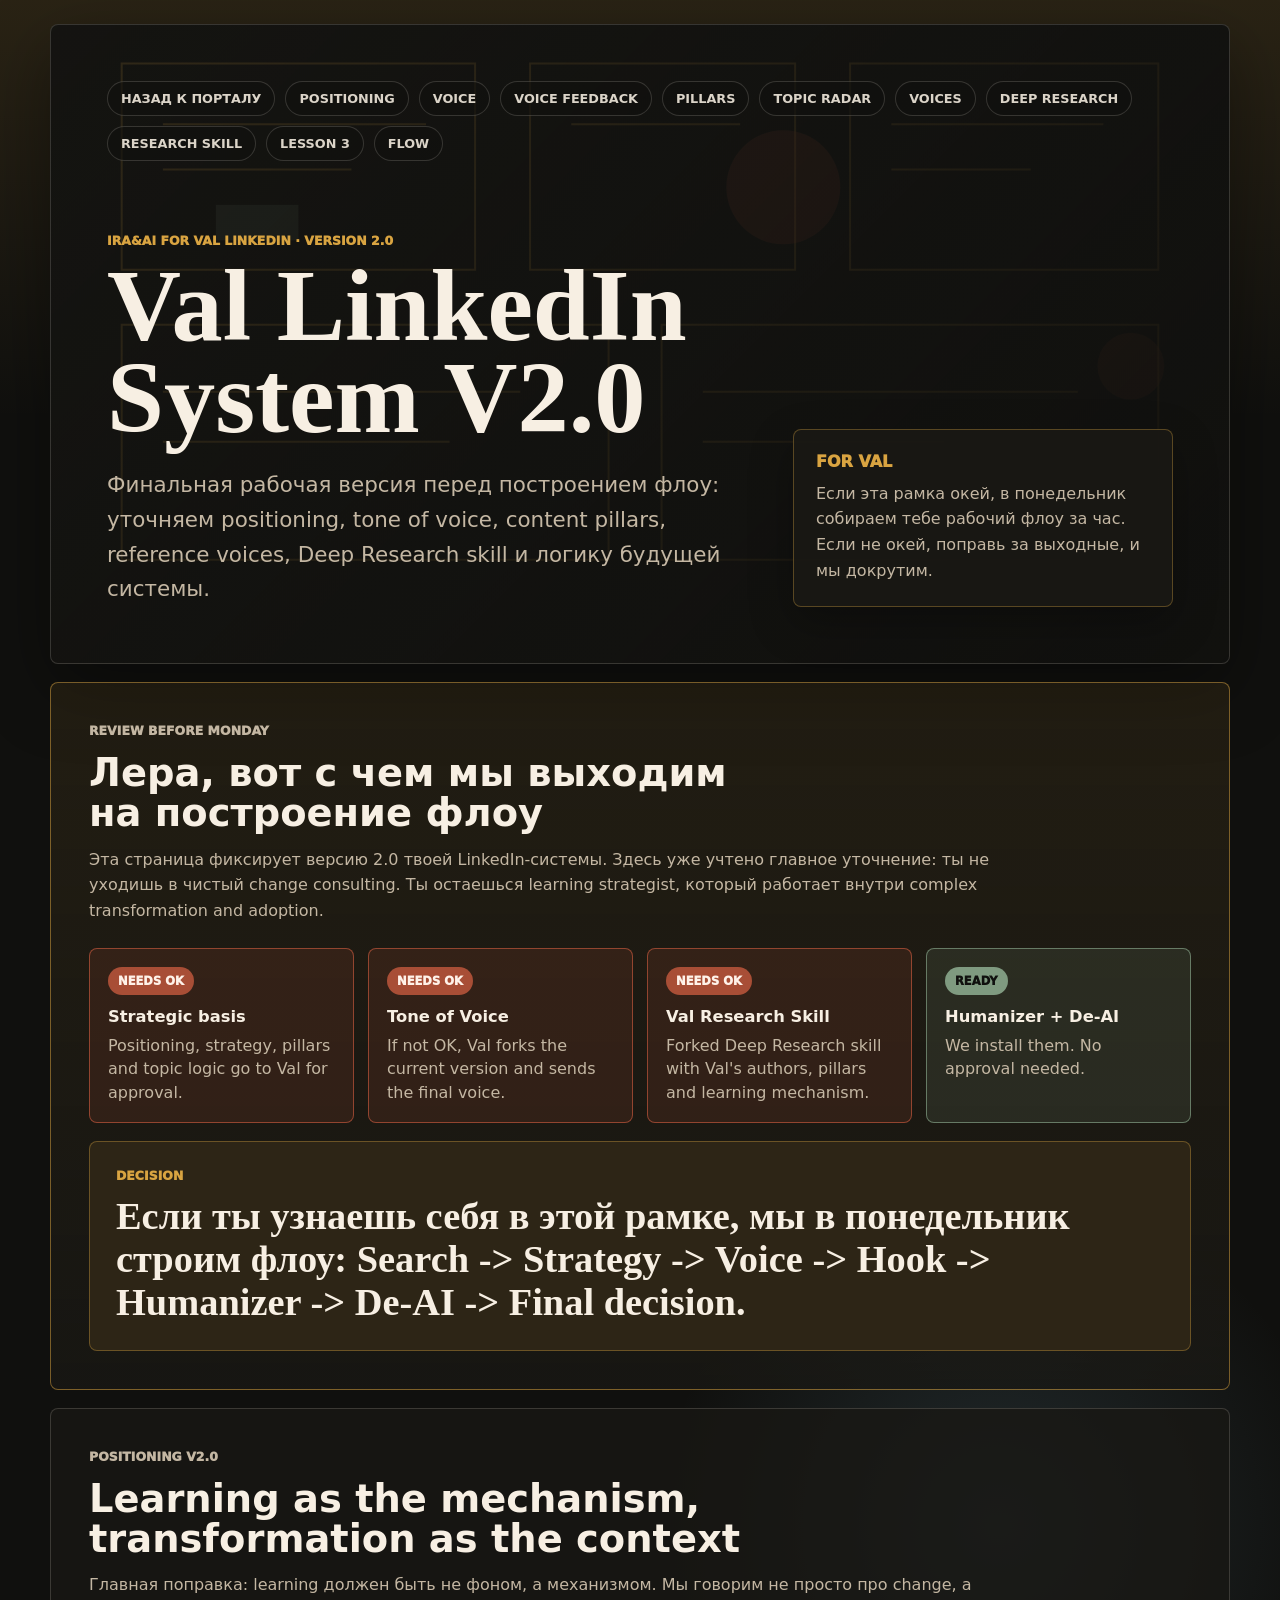
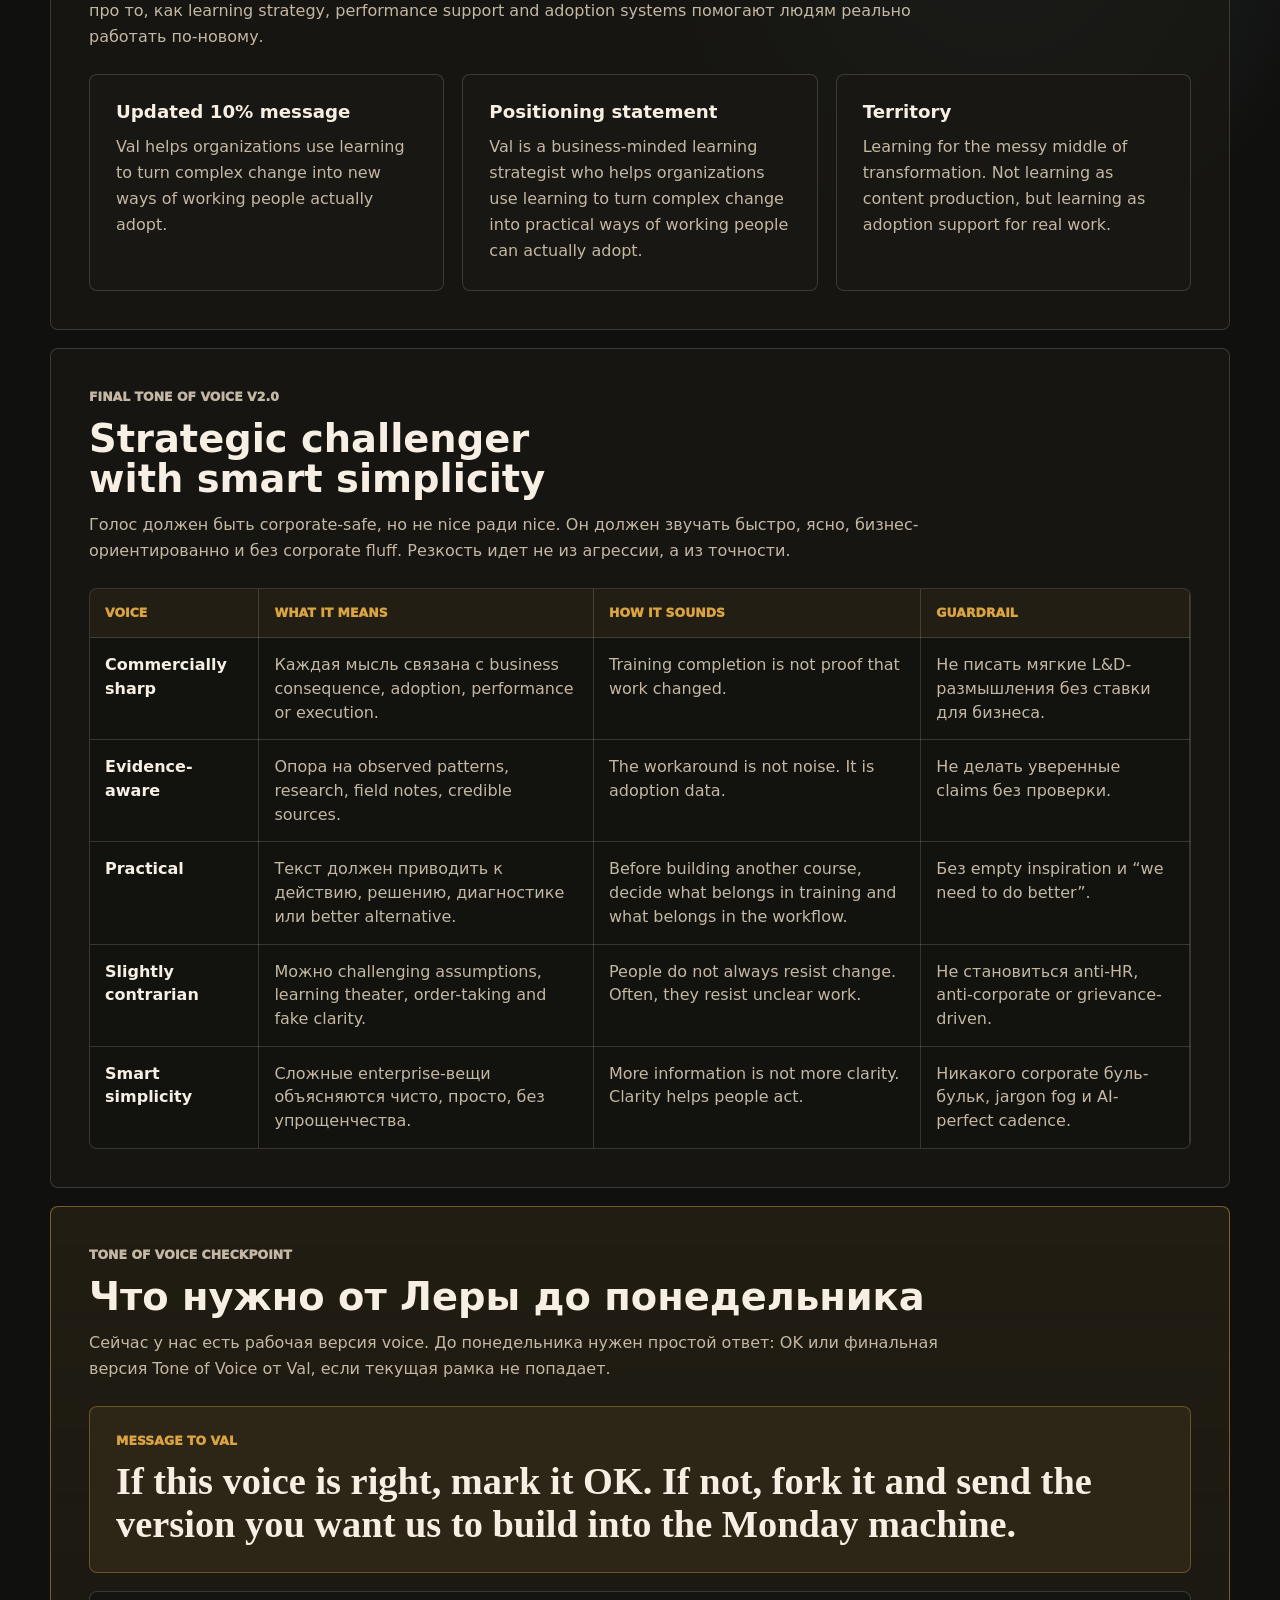
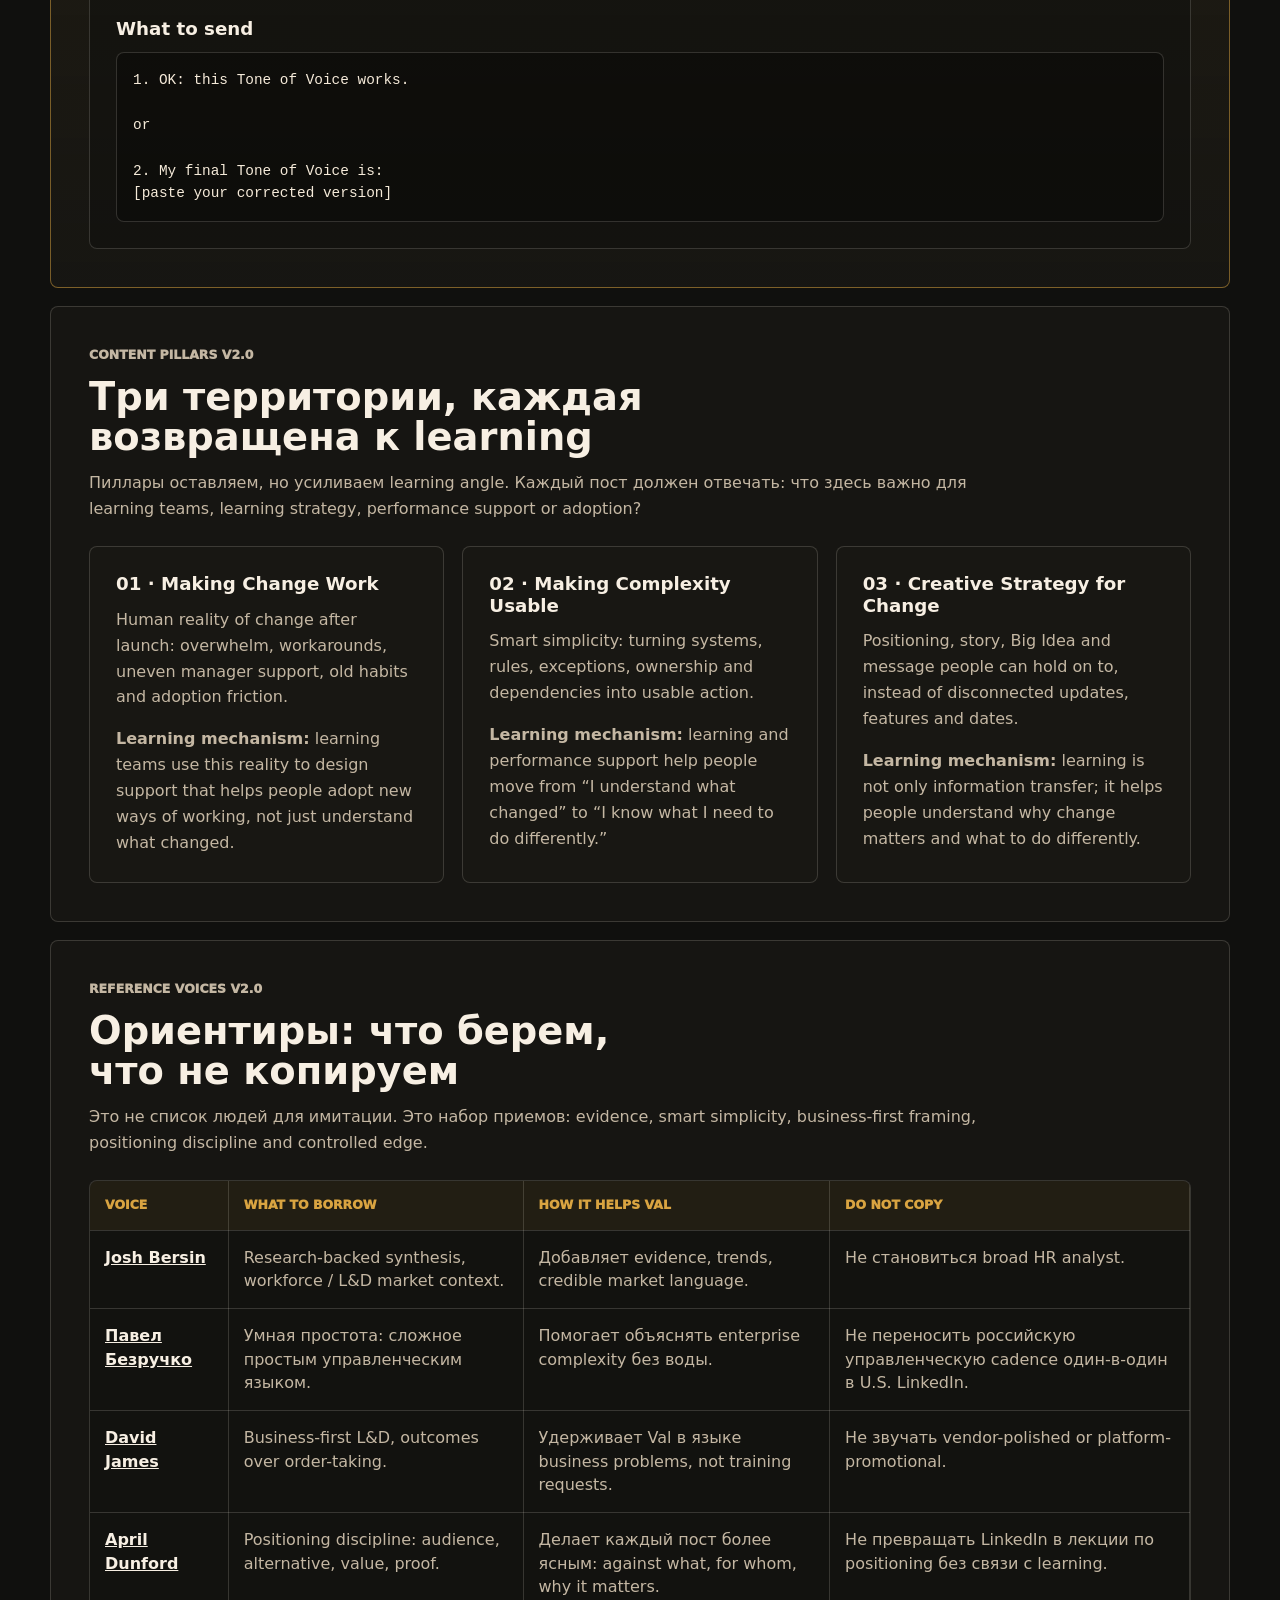
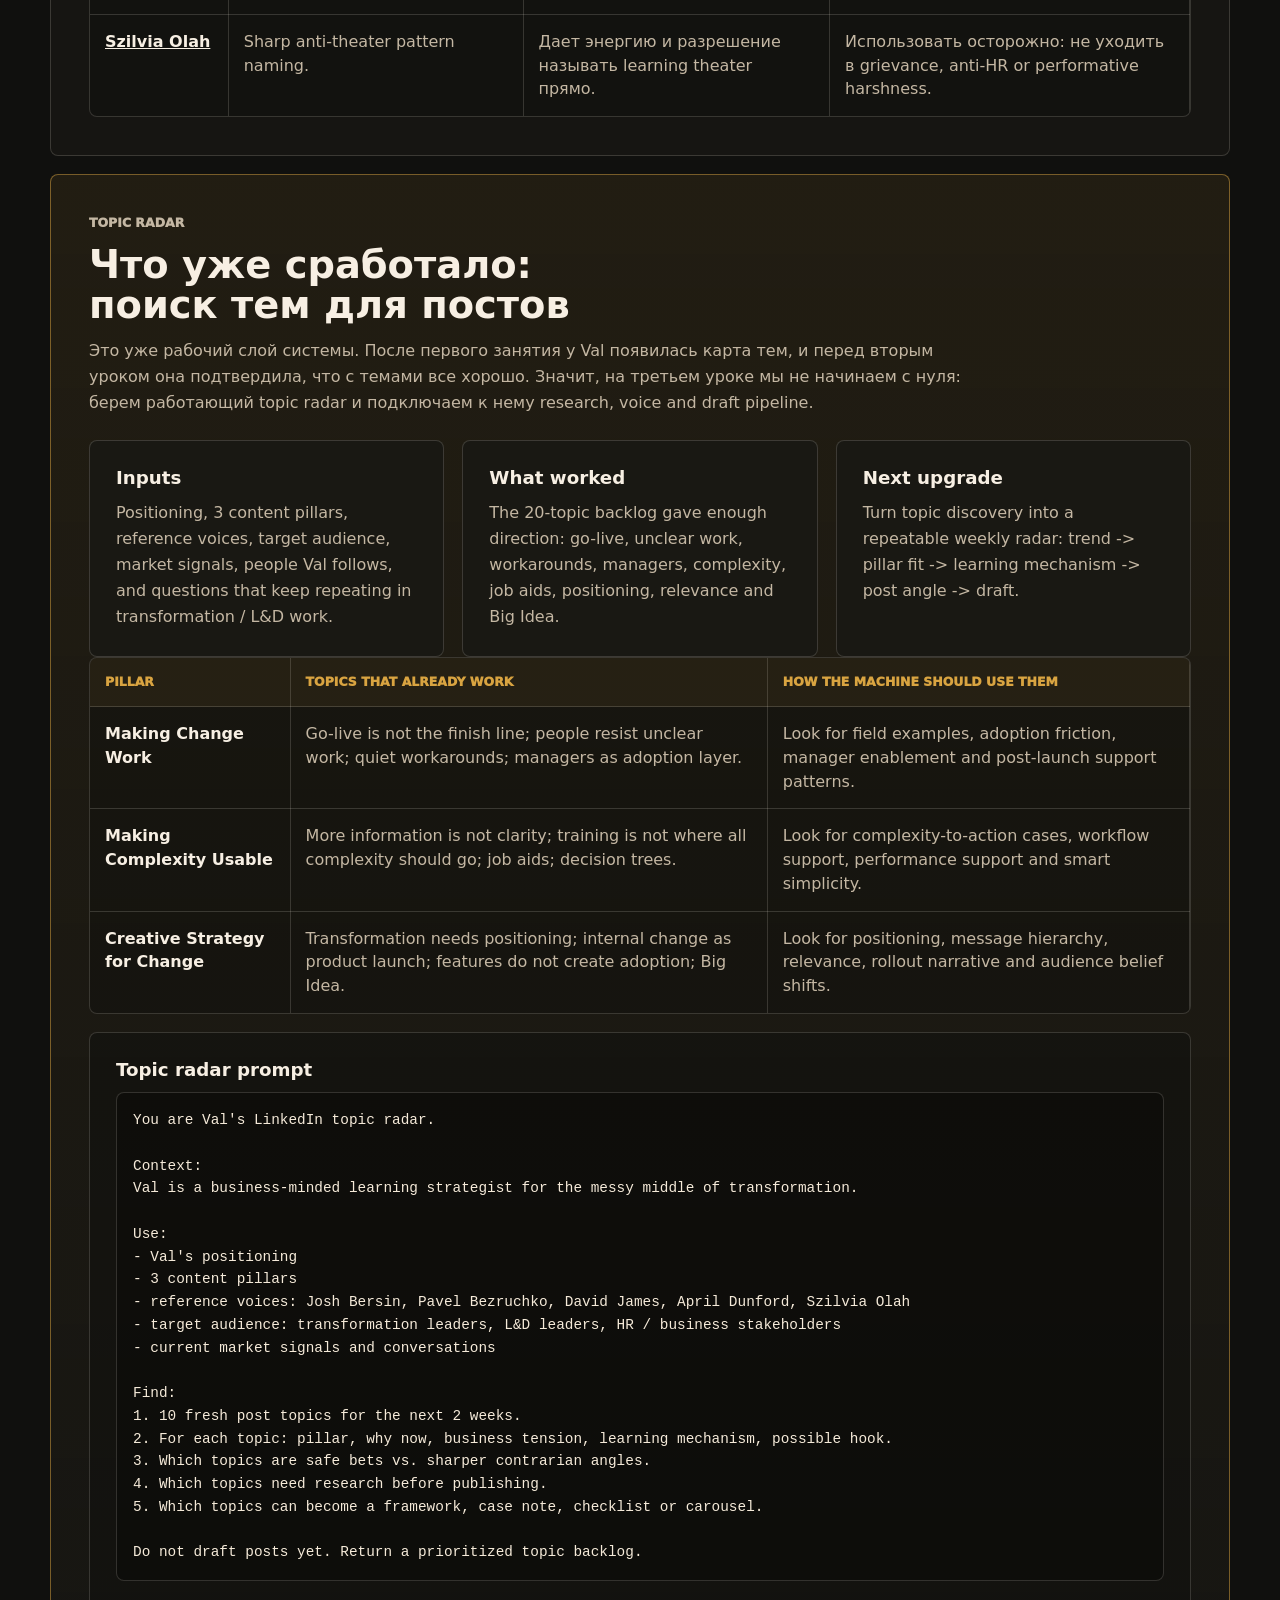
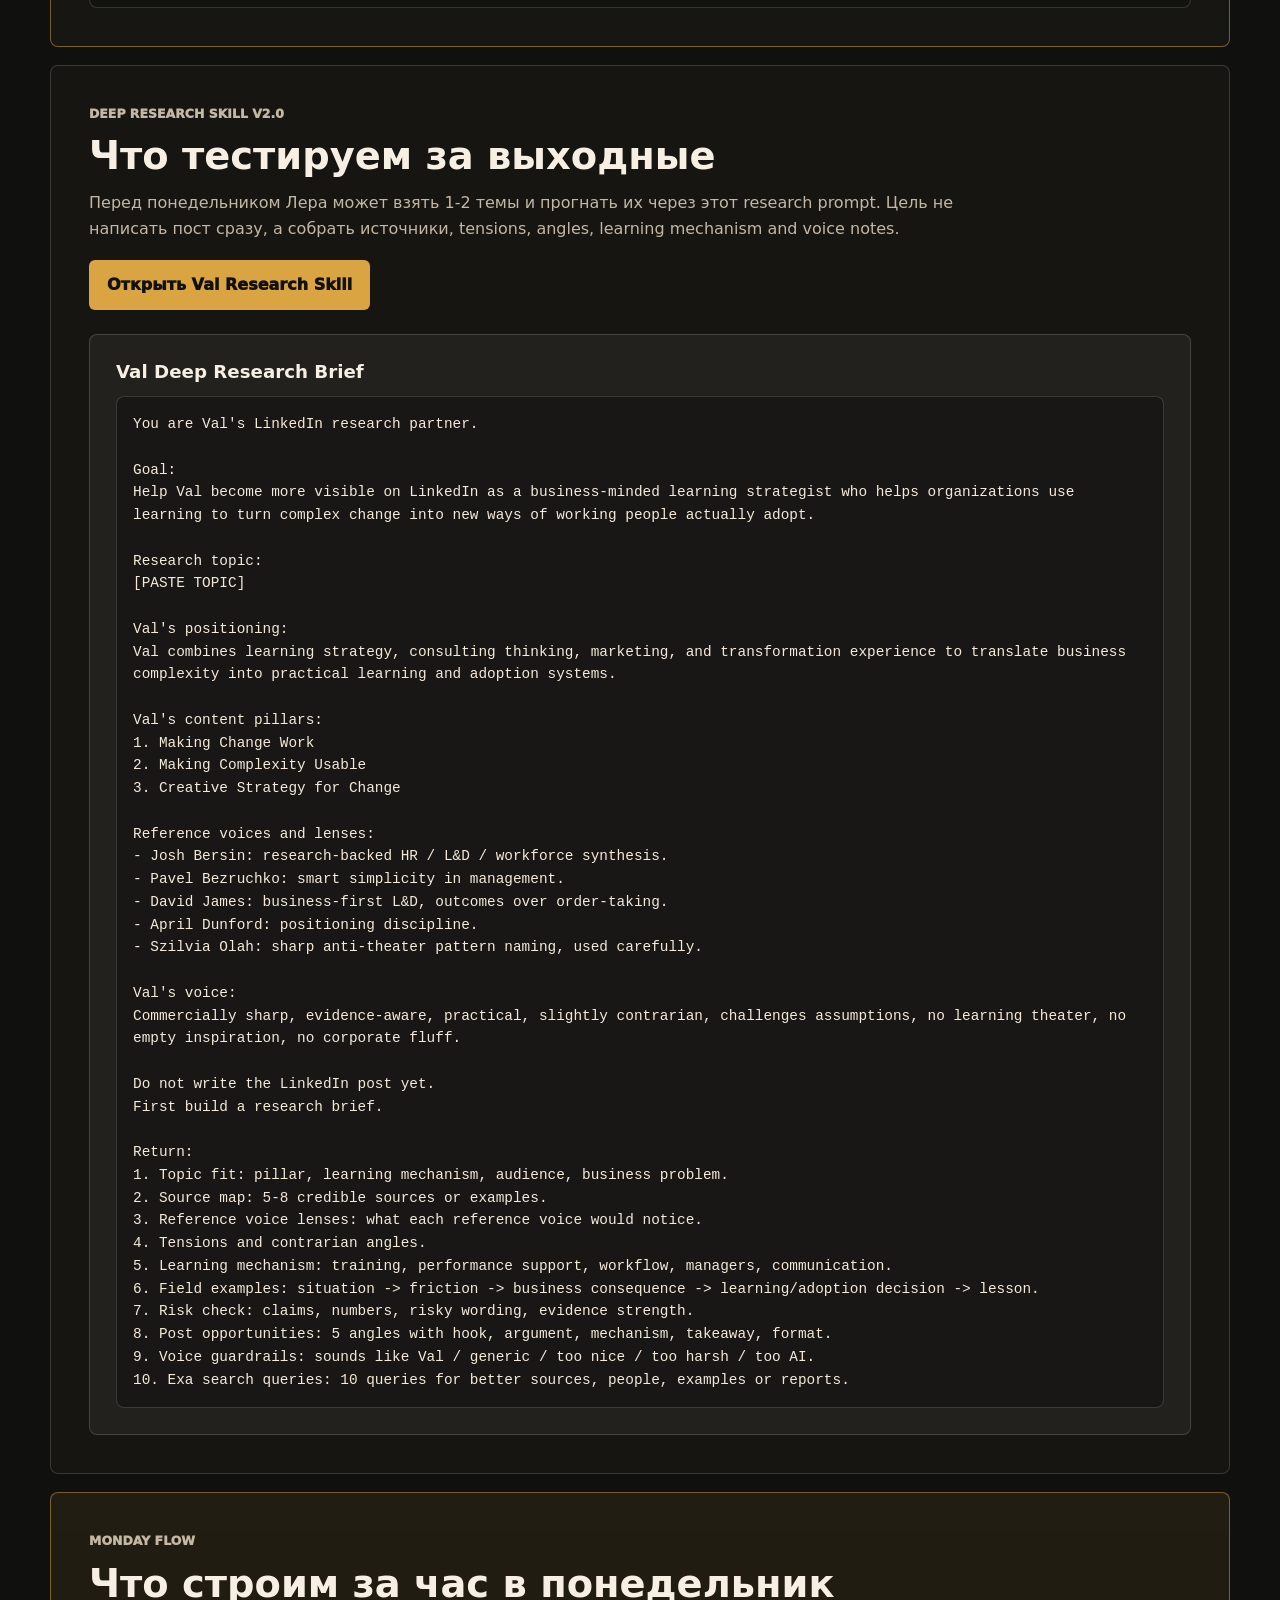
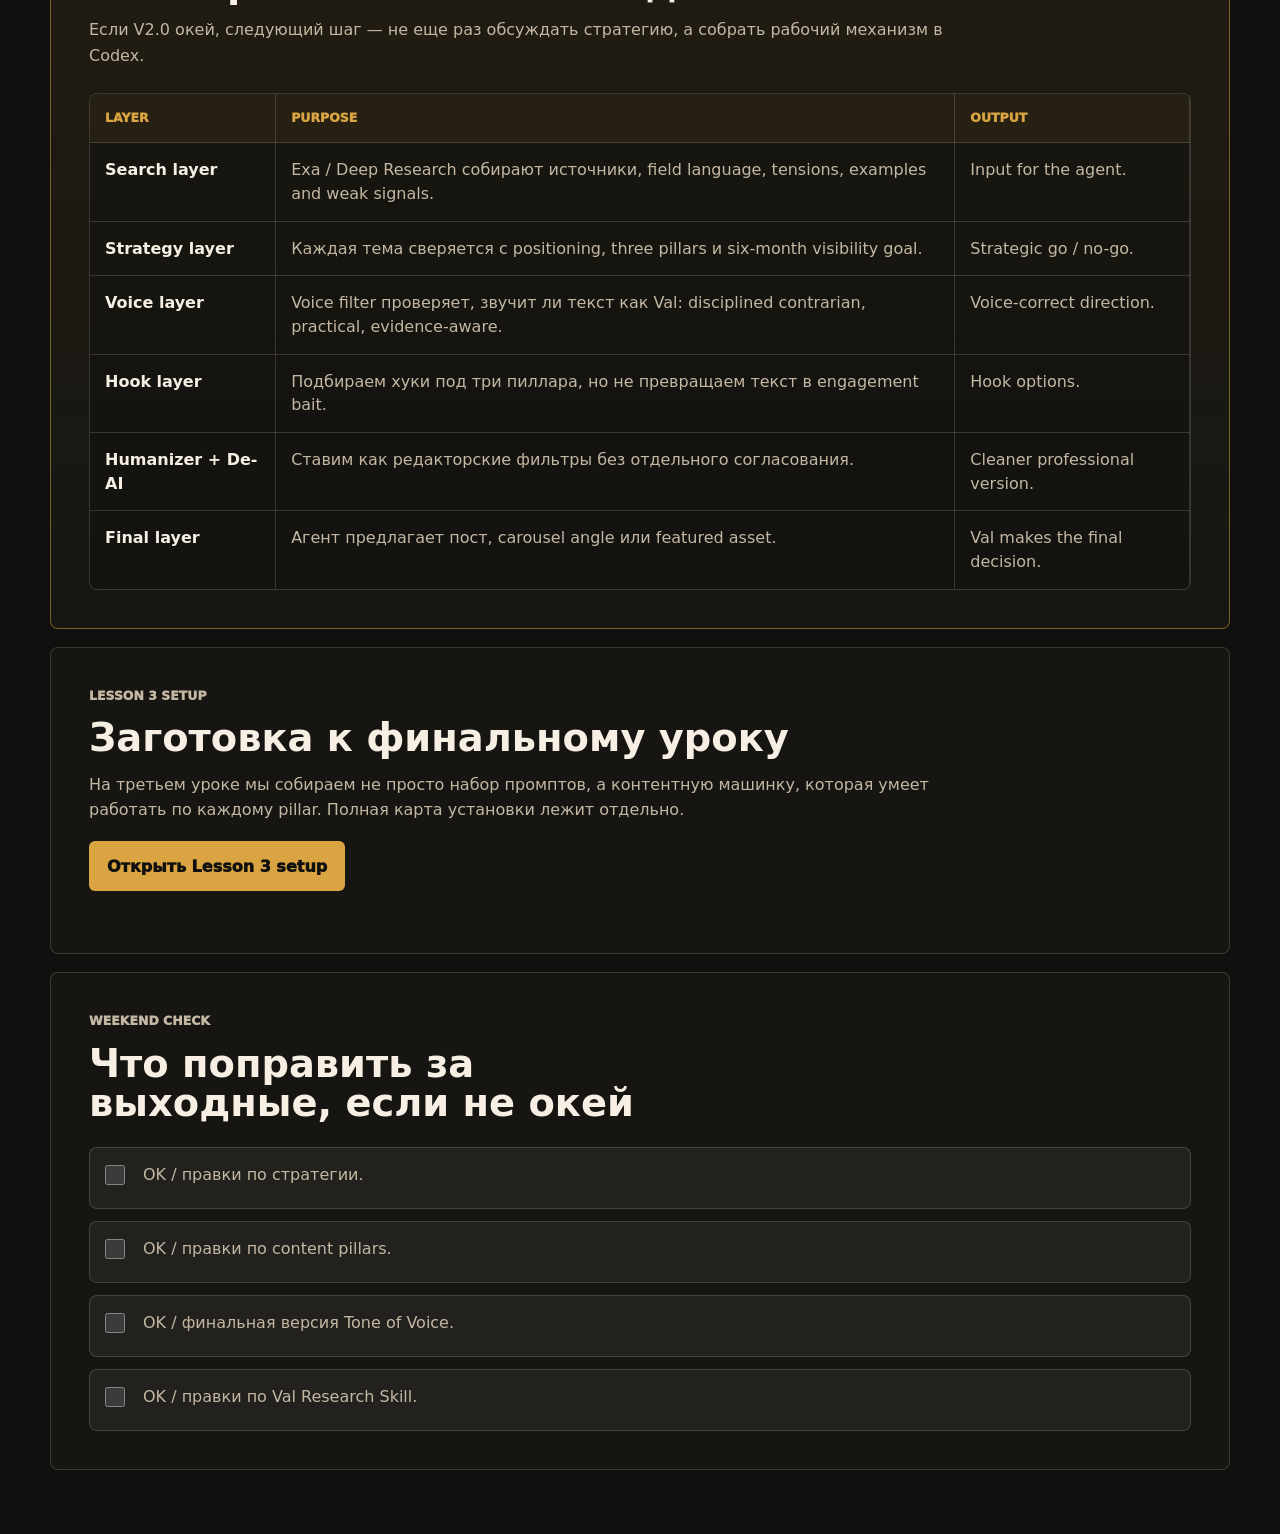
<file: valeria-v2-0.html>
<!doctype html>
<html lang="ru">
  <head>
    <meta charset="UTF-8" />
    <meta name="viewport" content="width=device-width, initial-scale=1.0" />
    <meta
      name="description"
      content="VAL LinkedIn system version 2.0: positioning, tone of voice, content pillars, reference voices, Deep Research prompt and flow setup plan."
    />
    <title>VAL LinkedIn · Version 2.0</title>
    <link rel="stylesheet" href="./styles.css" />
  </head>
  <body>
    <main class="page-shell">
      <header class="portal-hero compact-hero">
        <nav class="top-nav" aria-label="Навигация">
          <a href="./index.html#lesson-2">Назад к порталу</a>
          <a href="#positioning">Positioning</a>
          <a href="#voice">Voice</a>
          <a href="#voice-feedback">Voice feedback</a>
          <a href="#pillars">Pillars</a>
          <a href="#topic-radar">Topic radar</a>
          <a href="#references">Voices</a>
          <a href="#deep-research">Deep Research</a>
          <a href="./valeria-research-skill.html">Research skill</a>
          <a href="./valeria-lesson-3-setup.html">Lesson 3</a>
          <a href="#flow">Flow</a>
        </nav>

        <div class="hero-grid">
          <div>
            <p class="eyebrow">Ira&amp;Ai for VAL LinkedIn · Version 2.0</p>
            <h1>Val LinkedIn System V2.0</h1>
            <p class="lead">
              Финальная рабочая версия перед построением флоу: уточняем
              positioning, tone of voice, content pillars, reference voices,
              Deep Research skill и логику будущей системы.
            </p>
          </div>

          <aside class="north-star">
            <span>For Val</span>
            <p>
              Если эта рамка окей, в понедельник собираем тебе рабочий флоу за
              час. Если не окей, поправь за выходные, и мы докрутим.
            </p>
          </aside>
        </div>
      </header>

      <section class="lesson current">
        <div class="lesson-heading">
          <p class="eyebrow">Review before Monday</p>
          <h2>Лера, вот с чем мы выходим на построение флоу</h2>
          <p>
            Эта страница фиксирует версию 2.0 твоей LinkedIn-системы. Здесь уже
            учтено главное уточнение: ты не уходишь в чистый change consulting.
            Ты остаешься learning strategist, который работает внутри complex
            transformation and adoption.
          </p>
        </div>

        <div class="status-grid">
          <article class="status-card is-review">
            <span class="status-badge review">needs OK</span>
            <strong>Strategic basis</strong>
            <p>Positioning, strategy, pillars and topic logic go to Val for approval.</p>
          </article>
          <article class="status-card is-review">
            <span class="status-badge review">needs OK</span>
            <strong>Tone of Voice</strong>
            <p>If not OK, Val forks the current version and sends the final voice.</p>
          </article>
          <article class="status-card is-review">
            <span class="status-badge review">needs OK</span>
            <strong>Val Research Skill</strong>
            <p>Forked Deep Research skill with Val's authors, pillars and learning mechanism.</p>
          </article>
          <article class="status-card is-ready">
            <span class="status-badge ready">ready</span>
            <strong>Humanizer + De-AI</strong>
            <p>We install them. No approval needed.</p>
          </article>
        </div>

        <div class="quote-band">
          <p>Decision</p>
          <strong>
            Если ты узнаешь себя в этой рамке, мы в понедельник строим флоу:
            Search -> Strategy -> Voice -> Hook -> Humanizer -> De-AI ->
            Final decision.
          </strong>
        </div>
      </section>

      <section class="lesson" id="positioning">
        <div class="lesson-heading">
          <p class="eyebrow">Positioning V2.0</p>
          <h2>Learning as the mechanism, transformation as the context</h2>
          <p>
            Главная поправка: learning должен быть не фоном, а механизмом. Мы
            говорим не просто про change, а про то, как learning strategy,
            performance support and adoption systems помогают людям реально
            работать по-новому.
          </p>
        </div>

        <div class="content-grid">
          <article class="lesson-panel compact">
            <h3>Updated 10% message</h3>
            <p>
              Val helps organizations use learning to turn complex change into
              new ways of working people actually adopt.
            </p>
          </article>
          <article class="lesson-panel compact">
            <h3>Positioning statement</h3>
            <p>
              Val is a business-minded learning strategist who helps
              organizations use learning to turn complex change into practical
              ways of working people can actually adopt.
            </p>
          </article>
          <article class="lesson-panel compact">
            <h3>Territory</h3>
            <p>
              Learning for the messy middle of transformation. Not learning as
              content production, but learning as adoption support for real work.
            </p>
          </article>
        </div>
      </section>

      <section class="lesson" id="voice">
        <div class="lesson-heading">
          <p class="eyebrow">Final tone of voice V2.0</p>
          <h2>Strategic challenger with smart simplicity</h2>
          <p>
            Голос должен быть corporate-safe, но не nice ради nice. Он должен
            звучать быстро, ясно, бизнес-ориентированно и без corporate fluff.
            Резкость идет не из агрессии, а из точности.
          </p>
        </div>

        <div class="table-wrap">
          <table>
            <thead>
              <tr>
                <th>Voice</th>
                <th>What it means</th>
                <th>How it sounds</th>
                <th>Guardrail</th>
              </tr>
            </thead>
            <tbody>
              <tr>
                <td>Commercially sharp</td>
                <td>Каждая мысль связана с business consequence, adoption, performance or execution.</td>
                <td>Training completion is not proof that work changed.</td>
                <td>Не писать мягкие L&D-размышления без ставки для бизнеса.</td>
              </tr>
              <tr>
                <td>Evidence-aware</td>
                <td>Опора на observed patterns, research, field notes, credible sources.</td>
                <td>The workaround is not noise. It is adoption data.</td>
                <td>Не делать уверенные claims без проверки.</td>
              </tr>
              <tr>
                <td>Practical</td>
                <td>Текст должен приводить к действию, решению, диагностике или better alternative.</td>
                <td>Before building another course, decide what belongs in training and what belongs in the workflow.</td>
                <td>Без empty inspiration и “we need to do better”.</td>
              </tr>
              <tr>
                <td>Slightly contrarian</td>
                <td>Можно challenging assumptions, learning theater, order-taking and fake clarity.</td>
                <td>People do not always resist change. Often, they resist unclear work.</td>
                <td>Не становиться anti-HR, anti-corporate or grievance-driven.</td>
              </tr>
              <tr>
                <td>Smart simplicity</td>
                <td>Сложные enterprise-вещи объясняются чисто, просто, без упрощенчества.</td>
                <td>More information is not more clarity. Clarity helps people act.</td>
                <td>Никакого corporate буль-бульк, jargon fog и AI-perfect cadence.</td>
              </tr>
            </tbody>
          </table>
        </div>
      </section>

      <section class="lesson current" id="voice-feedback">
        <div class="lesson-heading">
          <p class="eyebrow">Tone of voice checkpoint</p>
          <h2>Что нужно от Леры до понедельника</h2>
          <p>
            Сейчас у нас есть рабочая версия voice. До понедельника нужен
            простой ответ: OK или финальная версия Tone of Voice от Val, если
            текущая рамка не попадает.
          </p>
        </div>

        <div class="quote-band">
          <p>Message to Val</p>
          <strong>
            If this voice is right, mark it OK. If not, fork it and send the
            version you want us to build into the Monday machine.
          </strong>
        </div>

        <div class="homework">
          <h3>What to send</h3>
          <pre><code>1. OK: this Tone of Voice works.

or

2. My final Tone of Voice is:
[paste your corrected version]</code></pre>
        </div>
      </section>

      <section class="lesson" id="pillars">
        <div class="lesson-heading">
          <p class="eyebrow">Content pillars V2.0</p>
          <h2>Три территории, каждая возвращена к learning</h2>
          <p>
            Пиллары оставляем, но усиливаем learning angle. Каждый пост должен
            отвечать: что здесь важно для learning teams, learning strategy,
            performance support or adoption?
          </p>
        </div>

        <div class="content-grid">
          <article class="lesson-panel compact">
            <h3>01 · Making Change Work</h3>
            <p>
              Human reality of change after launch: overwhelm, workarounds,
              uneven manager support, old habits and adoption friction.
            </p>
            <p>
              <strong>Learning mechanism:</strong> learning teams use this
              reality to design support that helps people adopt new ways of
              working, not just understand what changed.
            </p>
          </article>

          <article class="lesson-panel compact">
            <h3>02 · Making Complexity Usable</h3>
            <p>
              Smart simplicity: turning systems, rules, exceptions, ownership
              and dependencies into usable action.
            </p>
            <p>
              <strong>Learning mechanism:</strong> learning and performance
              support help people move from “I understand what changed” to “I
              know what I need to do differently.”
            </p>
          </article>

          <article class="lesson-panel compact">
            <h3>03 · Creative Strategy for Change</h3>
            <p>
              Positioning, story, Big Idea and message people can hold on to,
              instead of disconnected updates, features and dates.
            </p>
            <p>
              <strong>Learning mechanism:</strong> learning is not only
              information transfer; it helps people understand why change
              matters and what to do differently.
            </p>
          </article>
        </div>
      </section>

      <section class="lesson" id="references">
        <div class="lesson-heading">
          <p class="eyebrow">Reference voices V2.0</p>
          <h2>Ориентиры: что берем, что не копируем</h2>
          <p>
            Это не список людей для имитации. Это набор приемов: evidence,
            smart simplicity, business-first framing, positioning discipline and
            controlled edge.
          </p>
        </div>

        <div class="table-wrap">
          <table>
            <thead>
              <tr>
                <th>Voice</th>
                <th>What to borrow</th>
                <th>How it helps Val</th>
                <th>Do not copy</th>
              </tr>
            </thead>
            <tbody>
              <tr>
                <td><a href="https://joshbersin.com/research/" target="_blank" rel="noreferrer">Josh Bersin</a></td>
                <td>Research-backed synthesis, workforce / L&D market context.</td>
                <td>Добавляет evidence, trends, credible market language.</td>
                <td>Не становиться broad HR analyst.</td>
              </tr>
              <tr>
                <td><a href="https://t.me/bezruchko_channel" target="_blank" rel="noreferrer">Павел Безручко</a></td>
                <td>Умная простота: сложное простым управленческим языком.</td>
                <td>Помогает объяснять enterprise complexity без воды.</td>
                <td>Не переносить российскую управленческую cadence один-в-один в U.S. LinkedIn.</td>
              </tr>
              <tr>
                <td><a href="https://360learning.com/lp/learning-and-development-podcast-by-david-james/" target="_blank" rel="noreferrer">David James</a></td>
                <td>Business-first L&D, outcomes over order-taking.</td>
                <td>Удерживает Val в языке business problems, not training requests.</td>
                <td>Не звучать vendor-polished or platform-promotional.</td>
              </tr>
              <tr>
                <td><a href="https://www.aprildunford.com/books" target="_blank" rel="noreferrer">April Dunford</a></td>
                <td>Positioning discipline: audience, alternative, value, proof.</td>
                <td>Делает каждый пост более ясным: against what, for whom, why it matters.</td>
                <td>Не превращать LinkedIn в лекции по positioning без связи с learning.</td>
              </tr>
              <tr>
                <td><a href="https://www.linkedin.com/posts/szilviaolah-talent-management_ld-forgets-a-basic-principle-learning-activity-7380990407075155968-EmWS" target="_blank" rel="noreferrer">Szilvia Olah</a></td>
                <td>Sharp anti-theater pattern naming.</td>
                <td>Дает энергию и разрешение называть learning theater прямо.</td>
                <td>Использовать осторожно: не уходить в grievance, anti-HR or performative harshness.</td>
              </tr>
            </tbody>
          </table>
        </div>
      </section>

      <section class="lesson current" id="topic-radar">
        <div class="lesson-heading">
          <p class="eyebrow">Topic radar</p>
          <h2>Что уже сработало: поиск тем для постов</h2>
          <p>
            Это уже рабочий слой системы. После первого занятия у Val появилась
            карта тем, и перед вторым уроком она подтвердила, что с темами все
            хорошо. Значит, на третьем уроке мы не начинаем с нуля: берем
            работающий topic radar и подключаем к нему research, voice and draft
            pipeline.
          </p>
        </div>

        <div class="content-grid">
          <article class="lesson-panel compact">
            <h3>Inputs</h3>
            <p>
              Positioning, 3 content pillars, reference voices, target audience,
              market signals, people Val follows, and questions that keep
              repeating in transformation / L&D work.
            </p>
          </article>
          <article class="lesson-panel compact">
            <h3>What worked</h3>
            <p>
              The 20-topic backlog gave enough direction: go-live, unclear work,
              workarounds, managers, complexity, job aids, positioning,
              relevance and Big Idea.
            </p>
          </article>
          <article class="lesson-panel compact">
            <h3>Next upgrade</h3>
            <p>
              Turn topic discovery into a repeatable weekly radar: trend ->
              pillar fit -> learning mechanism -> post angle -> draft.
            </p>
          </article>
        </div>

        <div class="table-wrap">
          <table>
            <thead>
              <tr>
                <th>Pillar</th>
                <th>Topics that already work</th>
                <th>How the machine should use them</th>
              </tr>
            </thead>
            <tbody>
              <tr>
                <td>Making Change Work</td>
                <td>Go-live is not the finish line; people resist unclear work; quiet workarounds; managers as adoption layer.</td>
                <td>Look for field examples, adoption friction, manager enablement and post-launch support patterns.</td>
              </tr>
              <tr>
                <td>Making Complexity Usable</td>
                <td>More information is not clarity; training is not where all complexity should go; job aids; decision trees.</td>
                <td>Look for complexity-to-action cases, workflow support, performance support and smart simplicity.</td>
              </tr>
              <tr>
                <td>Creative Strategy for Change</td>
                <td>Transformation needs positioning; internal change as product launch; features do not create adoption; Big Idea.</td>
                <td>Look for positioning, message hierarchy, relevance, rollout narrative and audience belief shifts.</td>
              </tr>
            </tbody>
          </table>
        </div>

        <div class="homework">
          <h3>Topic radar prompt</h3>
          <pre><code>You are Val's LinkedIn topic radar.

Context:
Val is a business-minded learning strategist for the messy middle of transformation.

Use:
- Val's positioning
- 3 content pillars
- reference voices: Josh Bersin, Pavel Bezruchko, David James, April Dunford, Szilvia Olah
- target audience: transformation leaders, L&D leaders, HR / business stakeholders
- current market signals and conversations

Find:
1. 10 fresh post topics for the next 2 weeks.
2. For each topic: pillar, why now, business tension, learning mechanism, possible hook.
3. Which topics are safe bets vs. sharper contrarian angles.
4. Which topics need research before publishing.
5. Which topics can become a framework, case note, checklist or carousel.

Do not draft posts yet. Return a prioritized topic backlog.</code></pre>
        </div>
      </section>

      <section class="lesson" id="deep-research">
        <div class="lesson-heading">
          <p class="eyebrow">Deep Research skill V2.0</p>
          <h2>Что тестируем за выходные</h2>
          <p>
            Перед понедельником Лера может взять 1-2 темы и прогнать их через
            этот research prompt. Цель не написать пост сразу, а собрать
            источники, tensions, angles, learning mechanism and voice notes.
          </p>
          <a class="primary-action inline-action" href="./valeria-research-skill.html">
            Открыть Val Research Skill
          </a>
        </div>

        <div class="prompt-list">
          <article class="prompt-card">
            <h3>Val Deep Research Brief</h3>
            <pre><code>You are Val's LinkedIn research partner.

Goal:
Help Val become more visible on LinkedIn as a business-minded learning strategist who helps organizations use learning to turn complex change into new ways of working people actually adopt.

Research topic:
[PASTE TOPIC]

Val's positioning:
Val combines learning strategy, consulting thinking, marketing, and transformation experience to translate business complexity into practical learning and adoption systems.

Val's content pillars:
1. Making Change Work
2. Making Complexity Usable
3. Creative Strategy for Change

Reference voices and lenses:
- Josh Bersin: research-backed HR / L&D / workforce synthesis.
- Pavel Bezruchko: smart simplicity in management.
- David James: business-first L&D, outcomes over order-taking.
- April Dunford: positioning discipline.
- Szilvia Olah: sharp anti-theater pattern naming, used carefully.

Val's voice:
Commercially sharp, evidence-aware, practical, slightly contrarian, challenges assumptions, no learning theater, no empty inspiration, no corporate fluff.

Do not write the LinkedIn post yet.
First build a research brief.

Return:
1. Topic fit: pillar, learning mechanism, audience, business problem.
2. Source map: 5-8 credible sources or examples.
3. Reference voice lenses: what each reference voice would notice.
4. Tensions and contrarian angles.
5. Learning mechanism: training, performance support, workflow, managers, communication.
6. Field examples: situation -> friction -> business consequence -> learning/adoption decision -> lesson.
7. Risk check: claims, numbers, risky wording, evidence strength.
8. Post opportunities: 5 angles with hook, argument, mechanism, takeaway, format.
9. Voice guardrails: sounds like Val / generic / too nice / too harsh / too AI.
10. Exa search queries: 10 queries for better sources, people, examples or reports.</code></pre>
          </article>
        </div>
      </section>

      <section class="lesson current" id="flow">
        <div class="lesson-heading">
          <p class="eyebrow">Monday flow</p>
          <h2>Что строим за час в понедельник</h2>
          <p>
            Если V2.0 окей, следующий шаг — не еще раз обсуждать стратегию, а
            собрать рабочий механизм в Codex.
          </p>
        </div>

        <div class="table-wrap">
          <table>
            <thead>
              <tr>
                <th>Layer</th>
                <th>Purpose</th>
                <th>Output</th>
              </tr>
            </thead>
            <tbody>
              <tr>
                <td>Search layer</td>
                <td>Exa / Deep Research собирают источники, field language, tensions, examples and weak signals.</td>
                <td>Input for the agent.</td>
              </tr>
              <tr>
                <td>Strategy layer</td>
                <td>Каждая тема сверяется с positioning, three pillars и six-month visibility goal.</td>
                <td>Strategic go / no-go.</td>
              </tr>
              <tr>
                <td>Voice layer</td>
                <td>Voice filter проверяет, звучит ли текст как Val: disciplined contrarian, practical, evidence-aware.</td>
                <td>Voice-correct direction.</td>
              </tr>
              <tr>
                <td>Hook layer</td>
                <td>Подбираем хуки под три пиллара, но не превращаем текст в engagement bait.</td>
                <td>Hook options.</td>
              </tr>
              <tr>
                <td>Humanizer + De-AI</td>
                <td>Ставим как редакторские фильтры без отдельного согласования.</td>
                <td>Cleaner professional version.</td>
              </tr>
              <tr>
                <td>Final layer</td>
                <td>Агент предлагает пост, carousel angle или featured asset.</td>
                <td>Val makes the final decision.</td>
              </tr>
            </tbody>
          </table>
        </div>
      </section>

      <section class="lesson">
        <div class="lesson-heading">
          <p class="eyebrow">Lesson 3 setup</p>
          <h2>Заготовка к финальному уроку</h2>
          <p>
            На третьем уроке мы собираем не просто набор промптов, а контентную
            машинку, которая умеет работать по каждому pillar. Полная карта
            установки лежит отдельно.
          </p>
          <a class="primary-action inline-action" href="./valeria-lesson-3-setup.html">
            Открыть Lesson 3 setup
          </a>
        </div>
      </section>

      <section class="lesson">
        <div class="lesson-heading">
          <p class="eyebrow">Weekend check</p>
          <h2>Что поправить за выходные, если не окей</h2>
        </div>

        <div class="task-list">
          <label class="task-item"><input type="checkbox" /><span>OK / правки по стратегии.</span></label>
          <label class="task-item"><input type="checkbox" /><span>OK / правки по content pillars.</span></label>
          <label class="task-item"><input type="checkbox" /><span>OK / финальная версия Tone of Voice.</span></label>
          <label class="task-item"><input type="checkbox" /><span>OK / правки по Val Research Skill.</span></label>
        </div>
      </section>
    </main>

    <div class="toast" role="status" aria-live="polite"></div>
    <script src="./script.js"></script>
  </body>
</html>
</file>
<file: styles.css>
:root {
  color-scheme: dark;
  --ink: #f7efe3;
  --muted: #c4b7a3;
  --paper: #10100e;
  --panel: #191814;
  --panel-2: #232017;
  --line: rgba(247, 239, 227, 0.16);
  --gold: #d9a441;
  --rust: #a84e36;
  --sage: #7f9a80;
  --blue: #6f9fb6;
  --shadow: 0 24px 70px rgba(0, 0, 0, 0.38);
}

* {
  box-sizing: border-box;
}

html {
  scroll-behavior: smooth;
}

body {
  margin: 0;
  min-height: 100vh;
  overflow-x: hidden;
  color: var(--ink);
  background:
    linear-gradient(180deg, rgba(217, 164, 65, 0.13), transparent 420px),
    radial-gradient(circle at 78% 16%, rgba(111, 159, 182, 0.18), transparent 340px),
    var(--paper);
  font-family:
    Inter, ui-sans-serif, system-ui, -apple-system, BlinkMacSystemFont, "Segoe UI",
    sans-serif;
}

a,
button,
input {
  font: inherit;
}

a {
  color: inherit;
}

.page-shell {
  width: min(1180px, calc(100% - 32px));
  margin: 0 auto;
  padding: 24px 0 64px;
}

.portal-hero,
.lesson,
.program-map {
  border: 1px solid var(--line);
  border-radius: 8px;
}

.portal-hero {
  min-height: min(720px, calc(100vh - 48px));
  display: flex;
  flex-direction: column;
  justify-content: space-between;
  gap: 72px;
  padding: clamp(22px, 5vw, 56px);
  background:
    linear-gradient(135deg, rgba(16, 16, 14, 0.56), rgba(16, 16, 14, 0.94)),
    url("data:image/svg+xml,%3Csvg width='1200' height='760' viewBox='0 0 1200 760' xmlns='http://www.w3.org/2000/svg'%3E%3Crect width='1200' height='760' fill='%23191814'/%3E%3Cg fill='none' stroke='%23d9a441' stroke-width='2' opacity='.34'%3E%3Cpath d='M72 94h360v210H72zM488 94h270v210H488zM814 94h314v210H814zM72 360h496v240H72zM622 360h506v240H622z'/%3E%3Cpath d='M114 156h268M114 202h192M530 156h172M856 156h216M856 202h142M114 428h364M114 480h292M664 428h382M664 480h246'/%3E%3C/g%3E%3Cg fill='%237f9a80' opacity='.22'%3E%3Crect x='884' y='524' width='164' height='74'/%3E%3Crect x='168' y='238' width='84' height='36'/%3E%3C/g%3E%3Cg fill='%23a84e36' opacity='.28'%3E%3Ccircle cx='746' cy='220' r='58'/%3E%3Ccircle cx='1100' cy='402' r='34'/%3E%3C/g%3E%3C/svg%3E");
  background-position: center;
  background-size: cover;
  box-shadow: var(--shadow);
}

.top-nav {
  display: flex;
  flex-wrap: wrap;
  gap: 10px;
}

.top-nav a,
.hero-meta span {
  padding: 9px 13px;
  border: 1px solid var(--line);
  border-radius: 999px;
  color: rgba(247, 239, 227, 0.88);
  background: rgba(16, 16, 14, 0.58);
  font-size: 0.8rem;
  font-weight: 900;
  text-decoration: none;
  text-transform: uppercase;
}

.hero-grid {
  display: grid;
  grid-template-columns: minmax(0, 1fr) minmax(280px, 380px);
  gap: clamp(28px, 5vw, 72px);
  align-items: end;
}

.hero-grid > * {
  min-width: 0;
}

h1,
h2,
h3,
p {
  margin-top: 0;
}

h1 {
  max-width: 900px;
  margin-bottom: 24px;
  font-family: Georgia, "Times New Roman", serif;
  font-size: clamp(3.1rem, 8vw, 7.7rem);
  line-height: 0.9;
  letter-spacing: 0;
  text-wrap: balance;
  overflow-wrap: break-word;
}

h2 {
  margin-bottom: 14px;
  font-size: clamp(1.7rem, 3vw, 2.7rem);
  line-height: 1.03;
  letter-spacing: 0;
  text-wrap: balance;
}

h3 {
  margin-bottom: 12px;
  font-size: 1.14rem;
  line-height: 1.18;
}

.lead,
.lesson-heading p,
.map-card p,
.lesson-panel p,
.north-star p {
  color: var(--muted);
  line-height: 1.62;
}

.lead {
  max-width: 760px;
  margin-bottom: 0;
  font-size: clamp(1.08rem, 1.8vw, 1.34rem);
}

.eyebrow,
.record-card span,
.quote-band p {
  margin-bottom: 12px;
  color: var(--gold);
  font-size: 0.78rem;
  font-weight: 950;
  letter-spacing: 0;
  text-transform: uppercase;
}

.north-star,
.map-card,
.record-card,
.lesson-panel,
.homework,
.quote-band {
  border: 1px solid var(--line);
  border-radius: 8px;
  background: rgba(25, 24, 20, 0.92);
}

.north-star {
  padding: 22px;
  border-color: rgba(217, 164, 65, 0.34);
  box-shadow: 0 16px 44px rgba(0, 0, 0, 0.28);
}

.north-star span {
  display: block;
  margin-bottom: 10px;
  color: var(--gold);
  font-weight: 950;
  text-transform: uppercase;
}

.north-star p:last-child,
.lesson-heading p:last-child,
.lesson-panel p:last-child {
  margin-bottom: 0;
}

.program-map {
  display: grid;
  grid-template-columns: repeat(3, 1fr);
  gap: 1px;
  margin-top: 18px;
  overflow: hidden;
  background: var(--line);
}

.map-card {
  min-height: 170px;
  padding: 22px;
  border: 0;
  border-radius: 0;
}

.map-card span {
  display: inline-block;
  margin-bottom: 18px;
  color: var(--gold);
  font-weight: 950;
}

.map-card.active {
  background: #2b3f48;
}

.map-card.done {
  background: #253c32;
}

.lesson {
  margin-top: 18px;
  padding: clamp(22px, 4vw, 38px);
  background: rgba(25, 24, 20, 0.78);
}

.lesson.current {
  border-color: rgba(217, 164, 65, 0.5);
  background: linear-gradient(180deg, rgba(217, 164, 65, 0.09), rgba(25, 24, 20, 0.78));
}

.lesson.upcoming {
  background: rgba(35, 32, 23, 0.58);
}

.status-grid {
  display: grid;
  grid-template-columns: repeat(4, 1fr);
  gap: 14px;
  margin-top: 18px;
}

.status-card {
  min-width: 0;
  padding: 18px;
  border: 1px solid var(--line);
  border-radius: 8px;
  background: rgba(247, 239, 227, 0.055);
}

.status-card strong {
  display: block;
  margin-bottom: 8px;
  font-size: 1.02rem;
}

.status-card p {
  margin-bottom: 0;
  color: var(--muted);
  line-height: 1.45;
}

.status-card.is-ready {
  border-color: rgba(127, 154, 128, 0.72);
  background: rgba(127, 154, 128, 0.14);
}

.status-card.is-review {
  border-color: rgba(168, 78, 54, 0.82);
  background: rgba(168, 78, 54, 0.16);
}

.approval-grid {
  grid-template-columns: repeat(3, 1fr);
}

.approval-card {
  display: grid;
  align-content: start;
  gap: 8px;
}

.approval-card label {
  width: fit-content;
  display: inline-grid;
  grid-template-columns: 18px auto;
  gap: 8px;
  align-items: center;
  margin-top: 4px;
  color: rgba(247, 239, 227, 0.9);
  font-size: 0.84rem;
  font-weight: 900;
  cursor: pointer;
}

.approval-card input {
  width: 18px;
  height: 18px;
  margin: 0;
  accent-color: var(--sage);
}

.approval-card.is-review:has(input:checked) {
  border-color: rgba(127, 154, 128, 0.72);
  background: rgba(127, 154, 128, 0.14);
}

.approval-card.is-review:has(input:checked) .status-badge.review {
  color: #10100e;
  background: var(--sage);
  font-size: 0;
}

.approval-card.is-review:has(input:checked) .status-badge.review::after {
  content: "OK";
  font-size: 0.72rem;
}

.status-badge {
  display: inline-grid;
  min-height: 28px;
  place-items: center;
  margin-bottom: 12px;
  padding: 0 10px;
  border-radius: 999px;
  font-size: 0.72rem;
  font-weight: 950;
  text-transform: uppercase;
}

.status-badge.ready {
  color: #10100e;
  background: var(--sage);
}

.status-badge.review {
  color: #fff2e9;
  background: var(--rust);
}

.lesson-heading {
  max-width: 900px;
  margin-bottom: 24px;
}

.lesson-layout,
.content-grid,
.tool-grid,
.post-grid,
.prompt-list {
  display: grid;
  gap: 18px;
}

.lesson-layout {
  grid-template-columns: minmax(250px, 330px) minmax(0, 1fr);
  align-items: stretch;
}

.content-grid {
  grid-template-columns: repeat(3, 1fr);
  margin-top: 18px;
}

.tool-grid {
  grid-template-columns: repeat(4, 1fr);
}

.post-grid {
  grid-template-columns: repeat(2, 1fr);
}

.prompt-list {
  grid-template-columns: 1fr;
}

.record-card,
.lesson-panel,
.homework,
.quote-band,
.tool-card,
.prompt-card {
  padding: clamp(18px, 3vw, 26px);
}

.record-card {
  display: grid;
  align-content: start;
  gap: 12px;
  background: var(--panel-2);
}

.record-card strong {
  color: var(--rust);
}

.primary-action,
.copy-code {
  min-height: 50px;
  display: grid;
  place-items: center;
  border-radius: 6px;
  font-weight: 950;
}

.tool-card,
.prompt-card {
  min-width: 0;
  border: 1px solid var(--line);
  border-radius: 8px;
  background: rgba(247, 239, 227, 0.055);
}

.tool-card {
  display: grid;
  gap: 10px;
  color: inherit;
  text-decoration: none;
}

.tool-card span {
  color: var(--gold);
  font-size: 0.74rem;
  font-weight: 950;
  text-transform: uppercase;
}

.tool-card strong {
  font-size: 1.12rem;
}

.tool-card p {
  margin-bottom: 0;
  color: var(--muted);
  line-height: 1.48;
}

.tool-card[href]:hover {
  border-color: rgba(217, 164, 65, 0.62);
  background: rgba(217, 164, 65, 0.1);
}

.prompt-card h3 {
  margin-bottom: 14px;
}

pre {
  max-width: 100%;
  margin: 0;
  padding: 16px;
  overflow-x: auto;
  border: 1px solid var(--line);
  border-radius: 8px;
  color: #f5ead9;
  background: rgba(0, 0, 0, 0.28);
  white-space: pre-wrap;
}

code {
  font-family: "SFMono-Regular", Consolas, "Liberation Mono", monospace;
  font-size: 0.9rem;
  line-height: 1.58;
}

.primary-action {
  color: #10100e;
  background: var(--gold);
  text-align: center;
  text-decoration: none;
}

.inline-action {
  width: fit-content;
  margin-top: 18px;
  padding: 0 18px;
}

.primary-action.disabled {
  color: rgba(247, 239, 227, 0.55);
  background: rgba(247, 239, 227, 0.1);
  pointer-events: none;
}

.copy-code {
  color: var(--ink);
  background: rgba(247, 239, 227, 0.1);
  border: 1px solid var(--line);
  cursor: pointer;
}

.clean-list,
.task-list {
  display: grid;
  gap: 12px;
  margin: 0;
  padding: 0;
  list-style: none;
}

.clean-list li {
  padding-left: 18px;
  border-left: 3px solid var(--gold);
  color: var(--muted);
  line-height: 1.55;
}

.quote-band {
  margin-top: 18px;
  border-color: rgba(217, 164, 65, 0.36);
  background: #2d2516;
}

.quote-band strong {
  display: block;
  max-width: 980px;
  font-family: Georgia, "Times New Roman", serif;
  font-size: clamp(1.5rem, 3vw, 2.45rem);
  line-height: 1.12;
}

.homework {
  margin-top: 18px;
  background: rgba(16, 16, 14, 0.52);
}

.task-item {
  min-height: 62px;
  display: grid;
  grid-template-columns: 24px 1fr;
  gap: 14px;
  align-items: start;
  padding: 15px;
  border: 1px solid var(--line);
  border-radius: 8px;
  background: rgba(247, 239, 227, 0.055);
  color: var(--muted);
  cursor: pointer;
}

.task-item input {
  width: 20px;
  height: 20px;
  margin: 2px 0 0;
  accent-color: var(--gold);
}

.task-item span {
  line-height: 1.48;
}

.task-item:has(input:checked) span {
  color: rgba(196, 183, 163, 0.62);
  text-decoration: line-through;
}

.compact-hero {
  min-height: 520px;
}

.table-wrap {
  overflow-x: auto;
  border: 1px solid var(--line);
  border-radius: 8px;
  background: rgba(16, 16, 14, 0.42);
}

table {
  width: 100%;
  min-width: 1040px;
  border-collapse: collapse;
}

.nowrap {
  white-space: nowrap;
}

th,
td {
  padding: 15px;
  border-bottom: 1px solid var(--line);
  border-right: 1px solid var(--line);
  text-align: left;
  vertical-align: top;
  line-height: 1.48;
}

th {
  color: var(--gold);
  background: rgba(217, 164, 65, 0.08);
  font-size: 0.78rem;
  font-weight: 950;
  text-transform: uppercase;
}

td {
  color: var(--muted);
}

td:first-child {
  color: var(--ink);
  font-weight: 850;
}

tr:last-child td {
  border-bottom: 0;
}

.toast {
  position: fixed;
  right: 20px;
  bottom: 20px;
  max-width: min(320px, calc(100% - 40px));
  padding: 12px 14px;
  color: #10100e;
  background: var(--gold);
  border-radius: 8px;
  box-shadow: var(--shadow);
  opacity: 0;
  transform: translateY(12px);
  transition:
    opacity 180ms ease,
    transform 180ms ease;
  pointer-events: none;
}

.toast.visible {
  opacity: 1;
  transform: translateY(0);
}

@media (max-width: 900px) {
  .hero-grid,
  .lesson-layout,
  .content-grid,
  .tool-grid,
  .post-grid,
  .status-grid,
  .program-map {
    grid-template-columns: 1fr;
  }

  .portal-hero {
    min-height: auto;
    gap: 56px;
  }
}

@media (max-width: 520px) {
  .page-shell {
    width: min(100% - 20px, 680px);
    padding-top: 10px;
  }

  .portal-hero,
  .lesson {
    padding: 18px;
  }

  h1 {
    font-size: clamp(2.35rem, 12.5vw, 3.45rem);
    line-height: 0.96;
  }

  .top-nav a {
    flex: 1 1 auto;
    text-align: center;
  }
}
</file>
